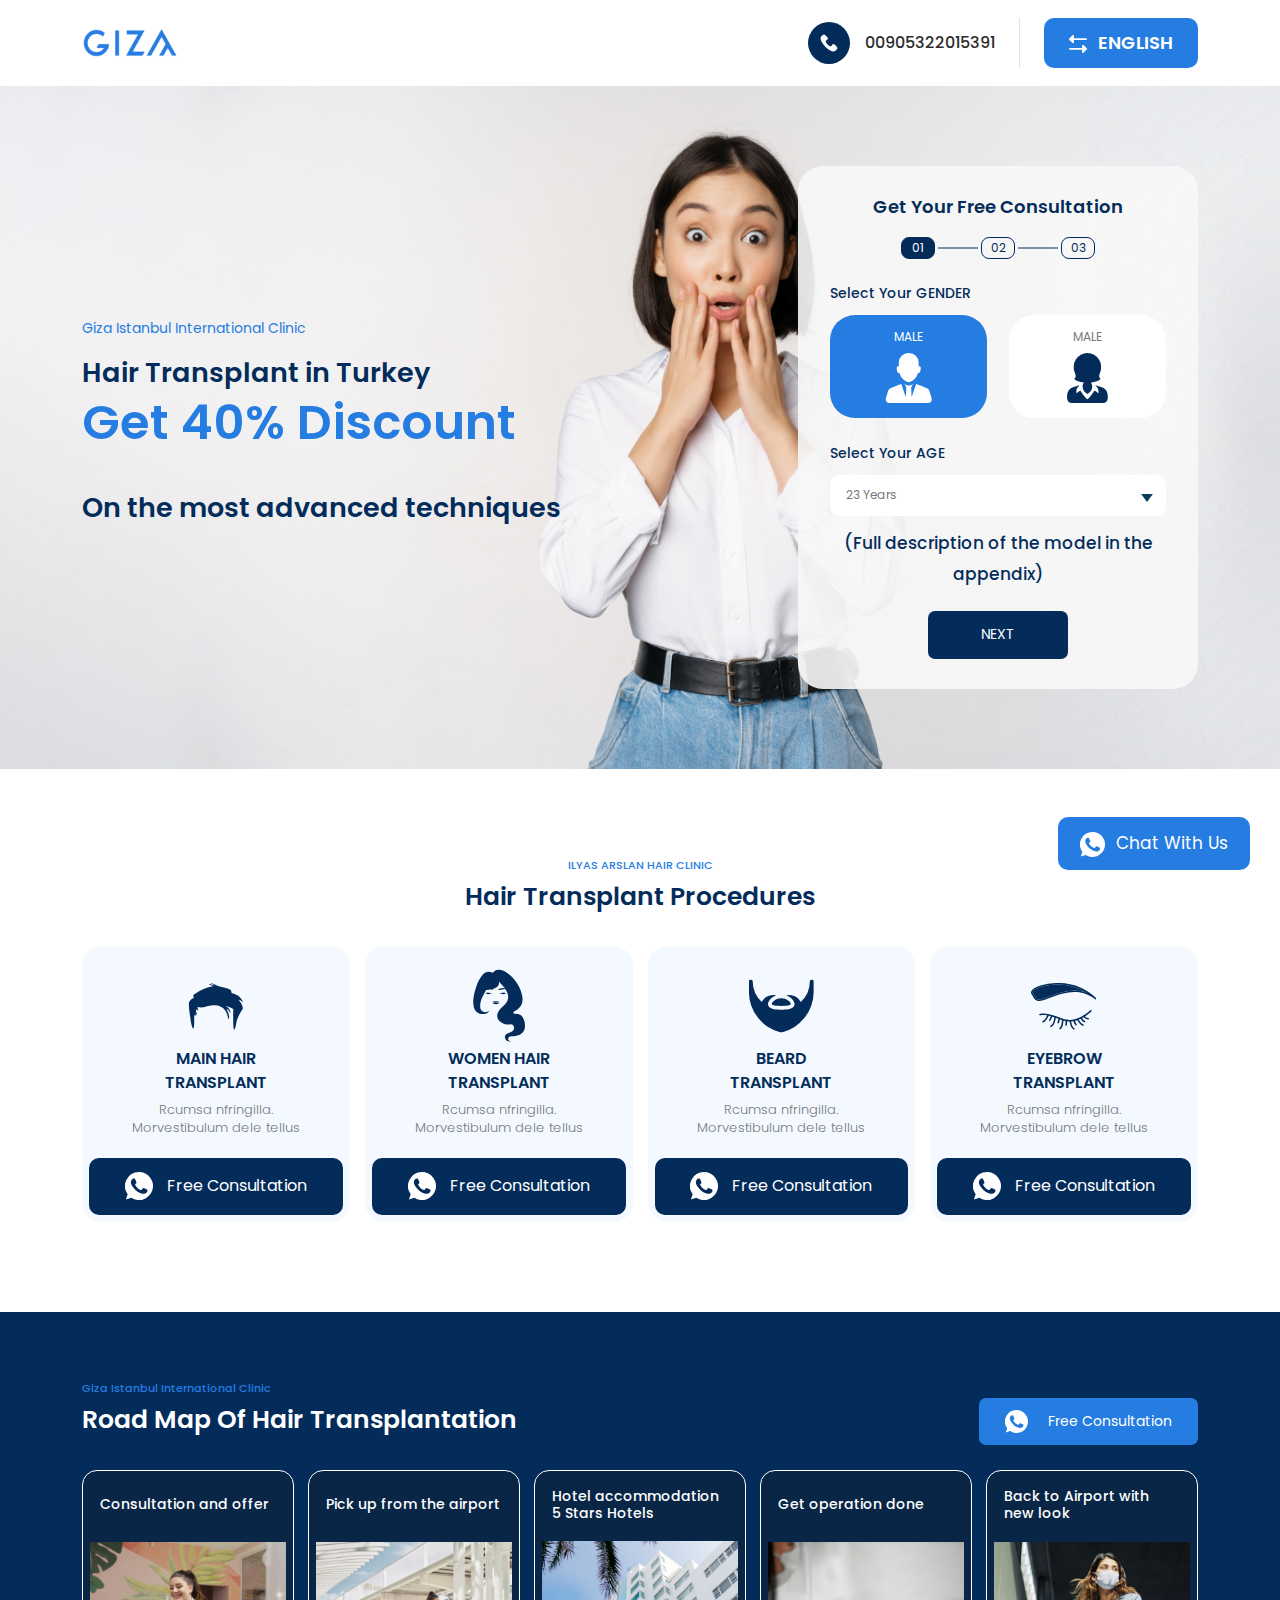
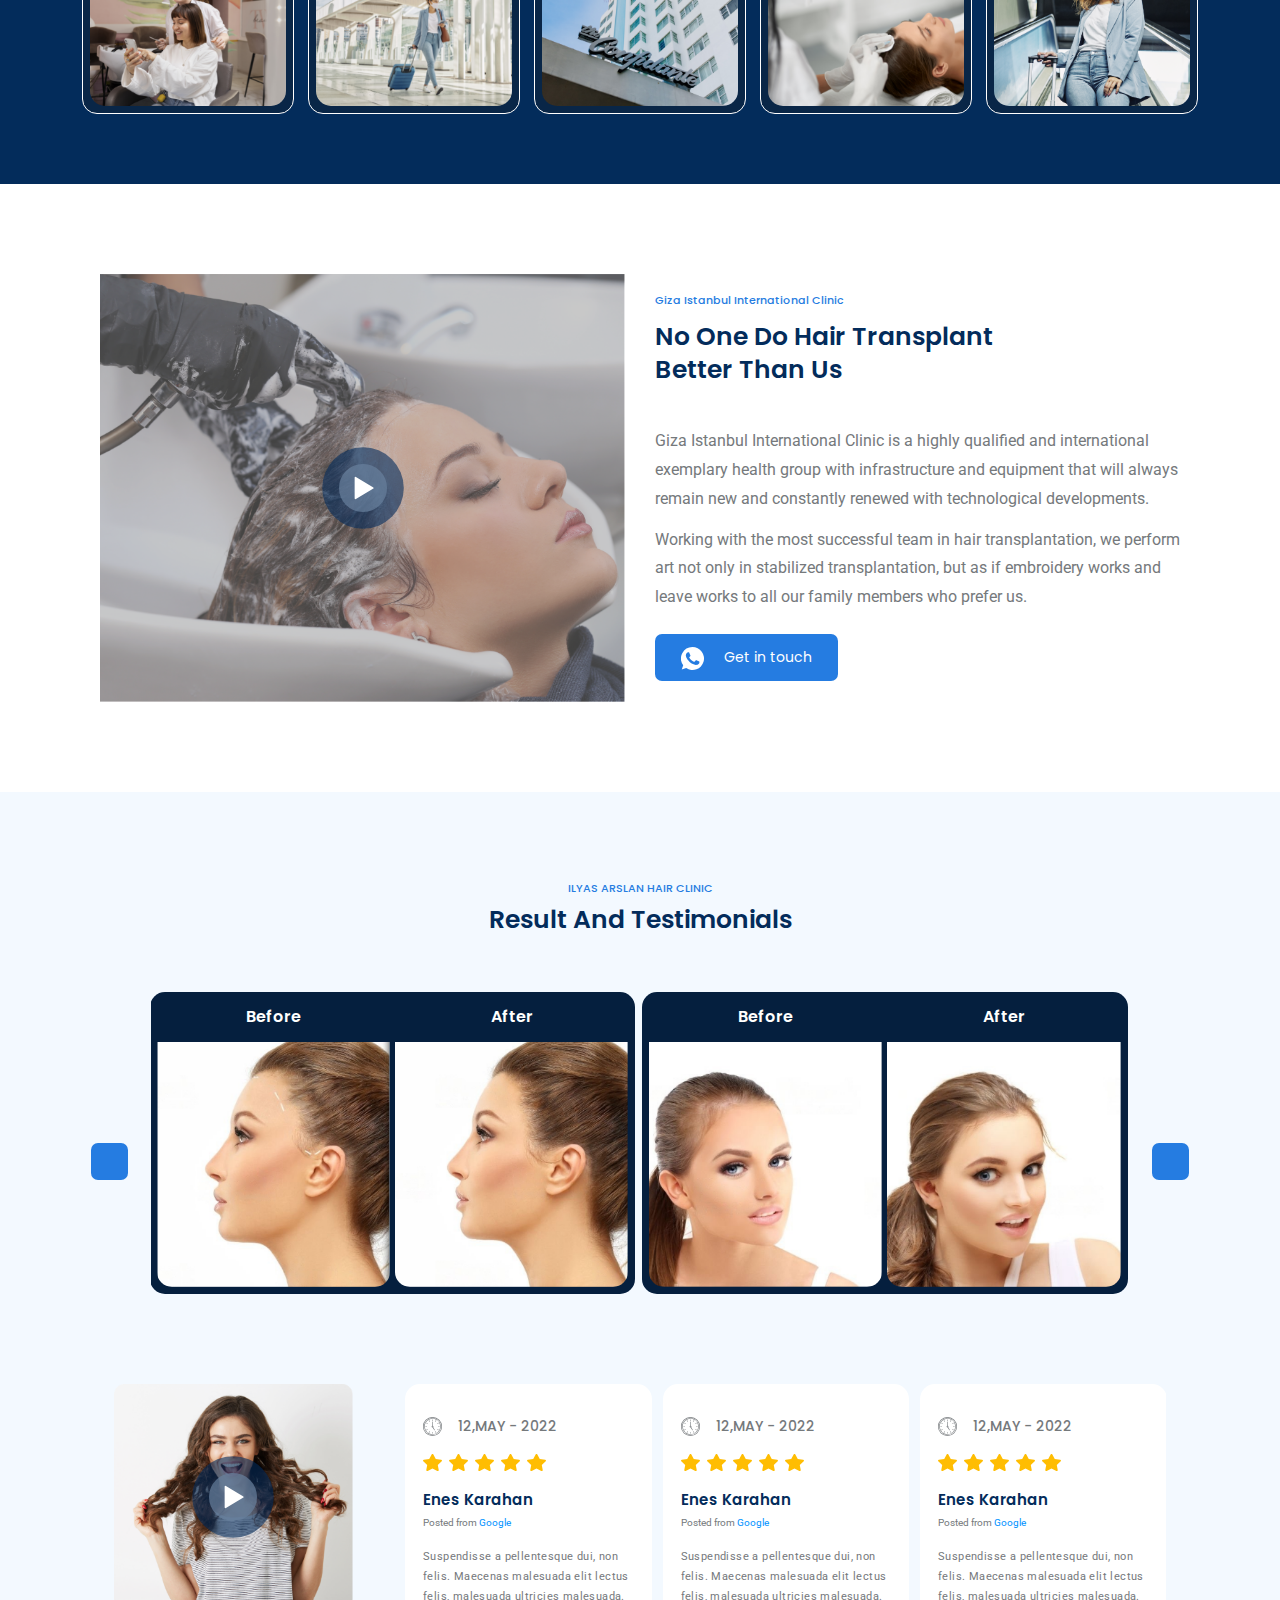
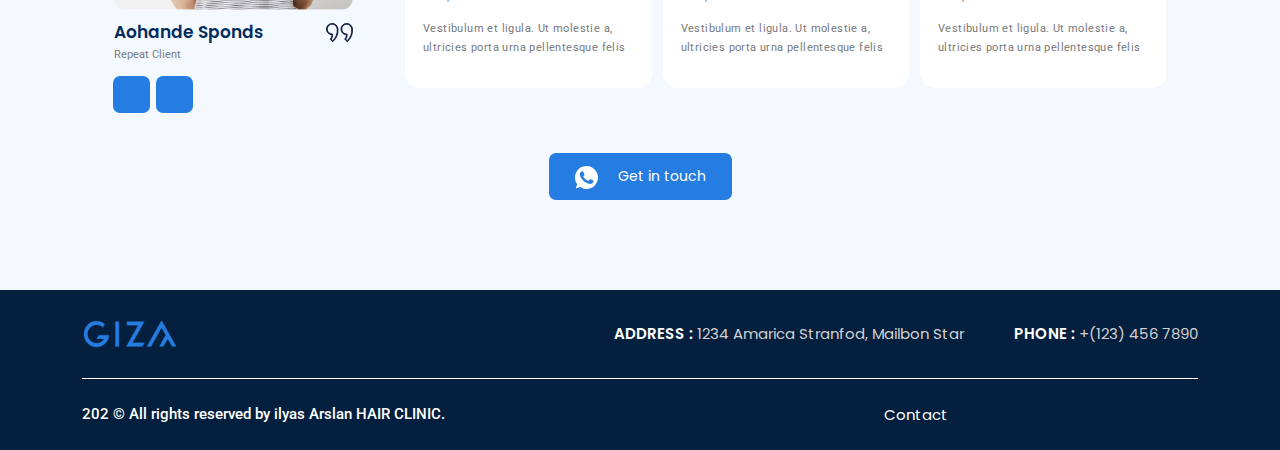
<file: index.html>
<!DOCTYPE html>
<html lang="en">
  <head>
    <meta charset="utf-8" />
    <title>GIZA</title>
    <meta
      name="viewport"
      content="width=device-width, initial-scale=1, shrink-to-fit=no"
    />
    <meta name="description" content="Site description will be here" />
    <link rel="icon" href="images/fav.png" />
    <link rel="stylesheet" type="text/css" href="css/bootstrap.min.css" />
    <link rel="stylesheet" type="text/css" href="css/magnific-popup.css" />
    <link rel="stylesheet" type="text/css" href="css/owl.carousel.min.css" />
    <link
      href="https://kit-pro.fontawesome.com/releases/v5.15.2/css/pro.min.css"
      rel="stylesheet"
    />
    <link rel="stylesheet" href="css/nice-select.css" />
    <link rel="stylesheet" href="css/default-edit.css" />
    <link rel="stylesheet" type="text/css" href="style.css" />
    <link rel="stylesheet" type="text/css" href="css/responsive.css" />
    <!--End ALL STYLESHEET -->
  </head>

  <body>
    <!-- preloader -->
    <div id="preloader"></div>
    <!-- preloader-end -->
    <!-- main-wrap -->
    <div class="main-wrap">
      <!-- header-section -->
      <header class="header-section">
        <div class="header-in">
          <div class="container">
            <div class="header-section__inner">
              <a href="index.html" class="header__logo">
                <img src="images/logo.png" alt="" />
              </a>
              <div class="header__right">
                <a href="#" class="hr-cta-a d-md-flex d-none">
                  <div class="icon"><img src="images/call.svg" alt="" /></div>
                  <span class="txt">00905322015391</span>
                </a>
                <div class="div-line d-md-block d-none"></div>
                <div class="language-option dropdown">
                  <a href="#" data-bs-toggle="dropdown">
                    <div class="icon"><img src="images/swap.svg" alt="" /></div>
                    ENGLISH
                  </a>
                  <div class="dropdown-menu dropdown-menu-end">
                    <ul>
                      <li><a href="index.html">ENGLISH</a></li>
                      <li><a href="arabic.html">ARABIC</a></li>
                      <li><a href="russian.html">RUSSIAN</a></li>
                      <li><a href="italian.html">ITALIAN</a></li>
                      <li><a href="french.html">FRENCH</a></li>
                      <li><a href="spanish.html">SPANISH</a></li>
                    </ul>
                  </div>
                </div>
              </div>
            </div>
          </div>
        </div>
      </header>
      <!--End header-section -->

      <!-- main -->
      <main>
        <!-- hero-section -->
        <section class="hero-section">
          <div class="container">
            <div class="hero-section__inner">
              <div class="hero__content">
                <h5>Giza Istanbul International Clinic</h5>
                <h3>Hair Transplant in Turkey</h3>
                <h1 class="h1">Get 40% Discount</h1>
                <h3 class="mb-0">On the most advanced techniques</h3>
              </div>
              <div class="hero-form">
                <form action="">
                  <div class="hero-form__inner">
                    <div class="hero-form__title">
                      <h3>Get Your Free Consultation</h3>
                      <div class="form-progress-nav all-step-progress">
                        <div class="step current active">
                          <span class="txt">01</span>
                        </div>
                        <div class="step"><span class="txt">02</span></div>
                        <div class="step"><span class="txt">03</span></div>
                      </div>
                    </div>
                    <div class="hero-form__steps-wrap all-step-content">
                      <!-- hero-form-step -->
                      <div class="hero-form__step step active">
                        <div class="hero-form__main row">
                          <div class="col-12">
                            <div class="single-input-x">
                              <label class="label-x">Select Your GENDER</label>
                              <div class="x-gander pb-2">
                                <label class="x-gander__op">
                                  <input
                                    type="radio"
                                    name="gander"
                                    class="hd-input d-none"
                                    checked
                                  />
                                  <div class="bg"></div>
                                  <h4>MALE</h4>
                                  <div class="icon">
                                    <svg
                                      id="worker"
                                      xmlns="http://www.w3.org/2000/svg"
                                      width="75.483"
                                      height="82.024"
                                      viewBox="0 0 75.483 82.024"
                                    >
                                      <path
                                        id="Path_42329"
                                        data-name="Path 42329"
                                        d="M106.632,507.748h0a5.348,5.348,0,0,0-.251-1.016c-.828-3.184-2.724-8.988-3.582-11.585a6.092,6.092,0,0,0-.43-1.3v-.01h0a6.164,6.164,0,0,0-2.441-2.7h0c-.063-.042-.2-.115-.377-.21-.073-.032-.147-.073-.22-.1-2.084-.985-8.485-3.541-8.485-3.541h0c-3.205-1.383-6.515-2.566-9.9-3.771h0c-.607,2.514-6.337,19.2-7.249,21.516l-.723-15.5a9.633,9.633,0,0,0,.6-1.184l2.388-4.724a11.939,11.939,0,0,1-13.942.094l2.346,4.63a9.63,9.63,0,0,0,.6,1.184l-.723,15.5c-.922-2.315-6.662-19.012-7.259-21.526h0c-3.383,1.2-6.694,2.388-9.9,3.771h0s-6.4,2.566-8.485,3.541a2.119,2.119,0,0,0-.22.1,2.093,2.093,0,0,0-.377.21h0a6.248,6.248,0,0,0-2.441,2.713h0v.01a6.1,6.1,0,0,0-.429,1.3c-.859,2.6-2.755,8.391-3.582,11.585a5.544,5.544,0,0,0-.251,1.016h0a5.63,5.63,0,0,0-.073.943,6.178,6.178,0,0,0,6.18,6.18h5.9q12.664,0,25.329,0h31.9a6.178,6.178,0,0,0,6.18-6.18A7.007,7.007,0,0,0,106.632,507.748Z"
                                        transform="translate(-31.222 -432.851)"
                                        fill="#032C5B"
                                      />
                                      <path
                                        id="Path_42330"
                                        data-name="Path 42330"
                                        d="M238.648,21.945c0-1.089.21-5.049.21-5.96A15.975,15.975,0,0,0,222.872,0h-.733a16,16,0,0,0-16,16c0,.911.21,4.86.21,5.96-.388.021-3.97-.838-3.582,3.446.817,9.092,4.284,7.333,4.389,7.333a23.574,23.574,0,0,0,6.955,11.208A15.693,15.693,0,0,0,222.17,47.8c.115,0,.22.011.335.011h0c.1,0,.22,0,.335-.011a15.72,15.72,0,0,0,8-3.813,23.494,23.494,0,0,0,7-11.25c.1,0,3.572,1.76,4.389-7.333C242.618,21.107,239.035,21.966,238.648,21.945Z"
                                        transform="translate(-184.775)"
                                        fill="#032C5B"
                                      />
                                    </svg>
                                  </div>
                                </label>
                                <label class="x-gander__op">
                                  <input
                                    type="radio"
                                    name="gander"
                                    class="hd-input d-none"
                                  />
                                  <div class="bg"></div>
                                  <h4>MALE</h4>
                                  <div class="icon">
                                    <svg
                                      id="female-worker"
                                      xmlns="http://www.w3.org/2000/svg"
                                      width="66.842"
                                      height="82.024"
                                      viewBox="0 0 66.842 82.024"
                                    >
                                      <g
                                        id="Group_36004"
                                        data-name="Group 36004"
                                        transform="translate(0)"
                                      >
                                        <path
                                          id="Path_42327"
                                          data-name="Path 42327"
                                          d="M139.908,527.1q-.077-.875-.2-1.745s-.339-1.881-.4-2.168a12.467,12.467,0,0,0-5.581-7.608,16.606,16.606,0,0,0-1.6-.943c-.719-.378-11.579-3.947-11.862-4.036a8.581,8.581,0,0,1,.127,1.228c1.512,1.062,5.97,4.895,3.946,12.067,0,0-3.2-3.815-6.465-4.3-3.109,5.42-8.4,12.281-11.253,14.082-2.851-1.8-8.144-8.662-11.253-14.082-3.265.49-6.465,4.3-6.465,4.3-2.024-7.172,2.433-11,3.946-12.066a8.6,8.6,0,0,1,.127-1.228c-.283.089-11.143,3.658-11.862,4.035a16.634,16.634,0,0,0-1.6.943,12.465,12.465,0,0,0-5.58,7.608c-.065.287-.4,2.167-.4,2.168q-.127.87-.2,1.745c0,.024-.124,3.06-.124,3.078,0,0,.031,1.423.049,1.762a7.562,7.562,0,0,0,1.871,5.1,8.294,8.294,0,0,0,6.387,2.624q12.557-.006,25.114-.005t25.114.005a8.294,8.294,0,0,0,6.387-2.624,7.561,7.561,0,0,0,1.871-5.1c.018-.34.049-1.762.049-1.762C140.032,530.164,139.911,527.128,139.908,527.1Z"
                                          transform="translate(-73.19 -457.648)"
                                          fill="#032C5B"
                                        />
                                        <path
                                          id="Path_42328"
                                          data-name="Path 42328"
                                          d="M181.025,35.323a9.816,9.816,0,0,1,.42,2.662,5.446,5.446,0,0,1-.067.824,34.277,34.277,0,0,1-2.176,3.92c2.948,3.179,6.853,3.916,10.7,4.728,1.139.24,2.3.384,3.533.543q.6.108,1.2.223l-1.957,5.72A16.823,16.823,0,0,0,200.7,67.368h.051a16.824,16.824,0,0,0,8.013-13.425L206.8,48.224q.6-.115,1.2-.223c1.234-.16,2.395-.3,3.533-.543,3.851-.812,7.756-1.549,10.7-4.728a34.312,34.312,0,0,1-2.176-3.921,5.438,5.438,0,0,1-.067-.824,9.817,9.817,0,0,1,.42-2.662c.247-.893.532-1.781.8-2.674A23.173,23.173,0,0,0,200.748,0V0H200.7V0a23.173,23.173,0,0,0-20.476,32.647C180.493,33.541,180.778,34.429,181.025,35.323Z"
                                          transform="translate(-167.302)"
                                          fill="#032C5B"
                                        />
                                      </g>
                                    </svg>
                                  </div>
                                </label>
                              </div>
                            </div>
                          </div>
                          <div class="col-12">
                            <div class="single-input-x">
                              <label class="label-x">Select Your AGE</label>
                              <div class="input-x-outer">
                                <select class="input-x nice-select">
                                  <option>23 Years</option>
                                  <option>24 Years</option>
                                  <option>25 Years</option>
                                </select>
                              </div>
                              <div class="bt-label-x text-center">
                                (Full description of the model in the appendix)
                              </div>
                            </div>
                          </div>
                          <div class="col-12 hero-form__bt-row">
                            <a
                              href="javascript:void(0)"
                              class="default-button default-button--theme2 step-progress-next"
                              >NEXT</a
                            >
                          </div>
                        </div>
                      </div>
                      <!-- hero-form-step-end -->
                      <!-- hero-form-step -->
                      <div class="hero-form__step step">
                        <div class="hero-form__main row">
                          <div class="col-12">
                            <div class="single-input-x">
                              <label class="label-x"
                                >Do you have baldness history in you
                                family?</label
                              >
                              <div class="x-agree-select">
                                <label class="x-agree-select__op">
                                  <input
                                    type="radio"
                                    name="agree"
                                    class="hd-input d-none"
                                    checked
                                  />
                                  <div class="bg"></div>
                                  <h4>YES</h4>
                                </label>
                                <label class="x-agree-select__op">
                                  <input
                                    type="radio"
                                    name="agree"
                                    class="hd-input d-none"
                                  />
                                  <div class="bg"></div>
                                  <h4>NO</h4>
                                </label>
                              </div>
                            </div>
                          </div>
                          <div class="col-12">
                            <div class="single-input-x">
                              <label class="label-x"
                                >How many years you are suffering from hair
                                loss?</label
                              >
                              <div class="input-x-outer">
                                <select class="input-x nice-select">
                                  <option>2 Years</option>
                                  <option>3 Years</option>
                                  <option>4 Years</option>
                                </select>
                              </div>
                            </div>
                          </div>
                          <div class="col-12 hero-form__bt-row">
                            <a
                              href="javascript:void(0)"
                              class="default-button step-progress-next default-button--theme2"
                              >NEXT</a
                            >
                          </div>
                        </div>
                      </div>
                      <!-- hero-form-step-end -->
                      <!-- hero-form-step -->
                      <div class="hero-form__step step">
                        <div class="hero-form__main row gx-md-3 gx-2">
                          <div class="col-12">
                            <div class="single-input-x">
                              <label class="label-x">Contact Information</label>
                              <div class="input-x-outer">
                                <div class="r-icon">
                                  <img src="images/user.svg" alt="" />
                                </div>
                                <input
                                  type="text"
                                  class="input-x"
                                  placeholder="Full Name*"
                                />
                              </div>
                            </div>
                          </div>
                          <div class="col-md-4 col-5">
                            <div class="single-input-x">
                              <div class="input-x-outer">
                                <select class="input-x nice-select">
                                  <option>+(94)</option>
                                  <option>+(088)</option>
                                  <option>+(974)</option>
                                </select>
                              </div>
                            </div>
                          </div>
                          <div class="col-md-8 col-7">
                            <div class="single-input-x">
                              <div class="input-x-outer">
                                <div class="r-icon">
                                  <img src="images/telephone.svg" alt="" />
                                </div>
                                <input
                                  type="text"
                                  class="input-x"
                                  placeholder="Phone No*"
                                />
                              </div>
                            </div>
                          </div>
                          <div class="col-12">
                            <div class="single-input-x">
                              <div class="input-x-outer">
                                <div class="r-icon"></div>
                                <textarea
                                  class="input-x big"
                                  placeholder="Message*"
                                ></textarea>
                              </div>
                            </div>
                          </div>
                          <div class="col-12 hero-form__bt-row">
                            <a
                              href="javascript:void(0)"
                              class="default-button default-button--theme2"
                              >SUBMIT FORM</a
                            >
                          </div>
                        </div>
                      </div>
                      <!-- hero-form-step-end -->
                    </div>
                  </div>
                </form>
              </div>
            </div>
          </div>
        </section>
        <!-- hero-section end -->

        <!-- procedure-area -->
        <section class="procedure-area">
          <div class="container">
            <div class="procedure-area__inner">
              <div
                class="procedure-area__title sec-title cont-blk cont-blk--center"
              >
                <h5 class="h5">ILYAS ARSLAN HAIR CLINIC</h5>
                <h2 class="h2">Hair Transplant Procedures</h2>
              </div>

              <div class="procedure__wrapper">
                <!-- procedure-card -->
                <a href="#" class="procedure-card">
                  <div class="procedure-card__icon">
                    <svg
                      id="short-male-hair-shape"
                      xmlns="http://www.w3.org/2000/svg"
                      width="78.035"
                      height="66.56"
                      viewBox="0 0 78.035 66.56"
                    >
                      <path
                        id="Path_42318"
                        data-name="Path 42318"
                        d="M6.619,67.587C3.634,65.514,2.171,50.643,2.171,50.643S-.329,34.615.037,31.324s5.727-7.926,7.5-7.617c-3.595-5.177,3.717-7.127,3.717-7.127S18.194,10.3,34.282,6.89c1.522-.122-2.2-1.585-5.383-2.005,1.117-2.2,8.127,1.515,8.127,1.515a15.715,15.715,0,0,0-6.035-3.9c.933-.95,5.189,1.776,10,3.592,8.754,3.314,16.613,3,19.232,6.654,1.281,1.463.147,4.132,1.973,4.378s12.431,3.167,15.844,13.588c-3.963-4.508-6.766-4.324-6.766-4.324S77.425,33.4,77.3,38.518c-.047,1.965-1.993,3.5-3.537,6.276C71.3,49.24,68.738,55.1,68.286,57.651,67.549,61.8,66.7,68.621,64.93,68.865s-1.46-26.69-1.216-28.4c.609-2.5-10.727-5.421-10.727-5.421s8.286,5.3,6.274,10.359c-2.2-5.853-5.239-5.913-5.239-5.913s6.4,12.309,2.62,14.685c-2.2-13.831-7.8-16.7-12.309-18.767s-14.321-1.221-20.051.913a20.74,20.74,0,0,1-11.64.428l.978,5.241-2.744-2.2-.547,3.353s1.764,3.164,1.522,5c-1.766-2.194-2.56-2.194-2.56-2.194s1.525,2.5.853,3.838a1.808,1.808,0,0,0-2.316-1.157S8.448,67.4,6.619,67.587Z"
                        transform="translate(0 -2.306)"
                        fill="#032c5b"
                      />
                    </svg>
                  </div>
                  <div class="procedure-card__tc">
                    <h3>
                      MAIN HAIR <br />
                      TRANSPLANT
                    </h3>
                    <p>
                      Rcumsa nfringilla. <br />
                      Morvestibulum dele tellus
                    </p>
                  </div>
                  <div class="procedure-card__bt">
                    <div class="pc-fc-button">
                      <div class="icon">
                        <svg
                          id="whatsapp_1_"
                          data-name="whatsapp (1)"
                          xmlns="http://www.w3.org/2000/svg"
                          width="40.231"
                          height="40.231"
                          viewBox="0 0 40.231 40.231"
                        >
                          <g id="Group_36032" data-name="Group 36032">
                            <path
                              id="Path_42332"
                              data-name="Path 42332"
                              d="M20.121,0h-.01A20.1,20.1,0,0,0,3.829,31.906L1.323,39.379l7.732-2.472A20.112,20.112,0,1,0,20.121,0Zm11.7,28.406c-.485,1.37-2.411,2.507-3.948,2.839-1.051.224-2.424.4-7.045-1.514-5.911-2.449-9.718-8.456-10.015-8.846S8.428,17.7,8.428,14.818a6.422,6.422,0,0,1,2.057-4.9A2.923,2.923,0,0,1,12.542,9.2c.249,0,.473.013.674.023.591.025.888.06,1.277.993.485,1.169,1.667,4.056,1.808,4.352a1.2,1.2,0,0,1,.085,1.089,3.476,3.476,0,0,1-.651.923c-.3.342-.578.6-.875.971-.272.319-.578.661-.236,1.252a17.855,17.855,0,0,0,3.264,4.056A14.789,14.789,0,0,0,22.6,25.768a1.272,1.272,0,0,0,1.418-.224,24.339,24.339,0,0,0,1.572-2.082,1.123,1.123,0,0,1,1.443-.438c.543.189,3.417,1.609,4.008,1.9s.981.438,1.124.686A5.01,5.01,0,0,1,31.825,28.406Z"
                              fill="#fff"
                            />
                          </g>
                        </svg>
                      </div>
                      <div class="txt">Free Consultation</div>
                    </div>
                  </div>
                </a>
                <!-- procedure-card-end -->
                <!-- procedure-card -->
                <a href="#" class="procedure-card">
                  <div class="procedure-card__icon">
                    <svg
                      id="icon"
                      xmlns="http://www.w3.org/2000/svg"
                      width="74.241"
                      height="103.436"
                      viewBox="0 0 74.241 103.436"
                    >
                      <path
                        id="Path_42319"
                        data-name="Path 42319"
                        d="M120.922,92.633c-2.35-5.663-5.533-7.642-12.278-7.642-1.288,0-2.577-.273-2.577-1.5a3.43,3.43,0,0,1,1.516-2.252c1.364-.955,3.032-1.5,4.32-2.525,6.67-5.049,8.413-11.8,6.9-19.1-2.729-13.51-9.929-24.836-21.9-33.5A28.218,28.218,0,0,0,90,22.491c-5-1.842-9.1-.751-12.506,2.934a8.57,8.57,0,0,0-.834.819C70.824,23.651,66.731,24.2,62.638,28.7a39.689,39.689,0,0,0-5.684,8.324c-3.486,6.618-5.381,13.646-7.049,20.811-1.364,5.868-1.819,11.8-.227,17.672,2.046,7.642,8.564,11.122,17.053,9.279,2.425-.546,4.244-2.115,4.548-4.094-1.971,1.706-4.169,2.661-6.821,1.774-2.956-.955-5.078-2.8-5.457-5.527a23.928,23.928,0,0,1,.076-7.71c1.137-6.346,4.775-11.872,7.731-17.6.152-.273.379-.614.606-.614,2.8.068,5.457-1.706,8.413-.546.3.136,1.061-.341,1.516-.614.379-.273.455-.887.834-1.092,4.32-1.706,7.882-3.957,7.352-9.007.152-.068.379-.068.531-.136l8.186,8.6-.076.068a16.537,16.537,0,0,0-8.64,1.023s-1.44.614-.379,1.433c.076,0,.076.068.152.136a1.923,1.923,0,0,0,.91,0,.3.3,0,0,0,.227-.068,43.54,43.54,0,0,1,7.124-1.5A2.961,2.961,0,0,1,95.3,50.4c5.381,8.6,4.851,16.717-3.865,23.608a29.016,29.016,0,0,0-6.67,7.642c-3.714,6.277-1.44,12.691,5.381,16.376A17.256,17.256,0,0,0,101.368,100c3.259-.478,4.926.682,5.609,3.548.758,3.343-1.061,6.209-4.926,7.642a37.085,37.085,0,0,0-3.865,1.5c-2.577,1.365-4.548,3.139-4.093,6.073.531,3.139,2.577,5.254,5.912,6.141a12.953,12.953,0,0,0,3.259.068c0-.136-3.335-.887-4.093-2.525-1.288-2.8.3-5.117,4.093-5.527,1.971-.273,3.941-.2,5.912-.409,7.655-.819,12.43-5.049,13.567-11.872a23.6,23.6,0,0,0-1.819-12.009Z"
                        transform="translate(-48.668 -21.613)"
                        fill="#032c5b"
                      />
                      <path
                        id="Path_42320"
                        data-name="Path 42320"
                        d="M95.029,88.91a14,14,0,0,0-9.929,0A11.072,11.072,0,0,0,95.029,88.91Z"
                        transform="translate(-57.488 -42.795)"
                        fill="#032c5b"
                      />
                      <path
                        id="Path_42321"
                        data-name="Path 42321"
                        d="M95.259,90.2a12.693,12.693,0,0,1-5.381,1.213A11.839,11.839,0,0,1,84.8,90.276c.985,1.971,2.729,2.88,5.305,2.8s4.244-.985,5.154-2.88Z"
                        transform="translate(-57.415 -43.535)"
                        fill="#032c5b"
                      />
                      <path
                        id="Path_42322"
                        data-name="Path 42322"
                        d="M107.7,71.164a8.589,8.589,0,0,1-2.046-.985,4.636,4.636,0,0,1-.455-.379l-6.9,1.213a10.993,10.993,0,0,0,9.4.152Z"
                        transform="translate(-60.683 -36.997)"
                        fill="#032c5b"
                      />
                      <path
                        id="Path_42323"
                        data-name="Path 42323"
                        d="M73.846,70.179c-.076-.076-.076,0,0,0a7.34,7.34,0,0,1-2.046.985,11,11,0,0,0,9.4-.152L74.3,69.8a3.359,3.359,0,0,0-.455.379Z"
                        transform="translate(-54.268 -36.997)"
                        fill="#032c5b"
                      />
                    </svg>
                  </div>
                  <div class="procedure-card__tc">
                    <h3>
                      WOMEN HAIR <br />
                      TRANSPLANT
                    </h3>
                    <p>
                      Rcumsa nfringilla. <br />
                      Morvestibulum dele tellus
                    </p>
                  </div>
                  <div class="procedure-card__bt">
                    <div class="pc-fc-button">
                      <div class="icon">
                        <svg
                          id="whatsapp_1_"
                          data-name="whatsapp (1)"
                          xmlns="http://www.w3.org/2000/svg"
                          width="40.231"
                          height="40.231"
                          viewBox="0 0 40.231 40.231"
                        >
                          <g id="Group_36032" data-name="Group 36032">
                            <path
                              id="Path_42332"
                              data-name="Path 42332"
                              d="M20.121,0h-.01A20.1,20.1,0,0,0,3.829,31.906L1.323,39.379l7.732-2.472A20.112,20.112,0,1,0,20.121,0Zm11.7,28.406c-.485,1.37-2.411,2.507-3.948,2.839-1.051.224-2.424.4-7.045-1.514-5.911-2.449-9.718-8.456-10.015-8.846S8.428,17.7,8.428,14.818a6.422,6.422,0,0,1,2.057-4.9A2.923,2.923,0,0,1,12.542,9.2c.249,0,.473.013.674.023.591.025.888.06,1.277.993.485,1.169,1.667,4.056,1.808,4.352a1.2,1.2,0,0,1,.085,1.089,3.476,3.476,0,0,1-.651.923c-.3.342-.578.6-.875.971-.272.319-.578.661-.236,1.252a17.855,17.855,0,0,0,3.264,4.056A14.789,14.789,0,0,0,22.6,25.768a1.272,1.272,0,0,0,1.418-.224,24.339,24.339,0,0,0,1.572-2.082,1.123,1.123,0,0,1,1.443-.438c.543.189,3.417,1.609,4.008,1.9s.981.438,1.124.686A5.01,5.01,0,0,1,31.825,28.406Z"
                              fill="#fff"
                            />
                          </g>
                        </svg>
                      </div>
                      <div class="txt">Free Consultation</div>
                    </div>
                  </div>
                </a>
                <!-- procedure-card-end -->
                <!-- procedure-card -->
                <a href="#" class="procedure-card">
                  <div class="procedure-card__icon">
                    <svg
                      id="beard"
                      xmlns="http://www.w3.org/2000/svg"
                      width="92.547"
                      height="75.918"
                      viewBox="0 0 92.547 75.918"
                    >
                      <path
                        id="Path_42288"
                        data-name="Path 42288"
                        d="M181,204.134c0,.453.654,2.711,13.557,2.711s13.557-2.259,13.557-2.711c0-2.714-5.86-8.134-13.557-8.134S181,201.42,181,204.134Z"
                        transform="translate(-148.283 -168.887)"
                        fill="#032c5b"
                      />
                      <path
                        id="Path_42289"
                        data-name="Path 42289"
                        d="M89.836,46a2.71,2.71,0,0,0-2.711,2.711A40.5,40.5,0,0,1,74.078,78.34,17.373,17.373,0,0,0,60.648,68.5a19.1,19.1,0,0,0-7.255.372c6.961,2.326,11.86,7.709,11.86,12.375,0,8.134-12.818,8.134-18.979,8.134s-18.979,0-18.979-8.134c0-4.67,4.91-10.059,11.881-12.38A19.191,19.191,0,0,0,31.92,68.5,17.39,17.39,0,0,0,18.469,78.34,40.506,40.506,0,0,1,5.423,48.711a2.711,2.711,0,1,0-5.423,0V63.645a60.054,60.054,0,0,0,45.617,58.191,2.669,2.669,0,0,0,1.313,0A60.054,60.054,0,0,0,92.547,63.645V48.711A2.71,2.71,0,0,0,89.836,46Z"
                        transform="translate(0 -46)"
                        fill="#032c5b"
                      />
                    </svg>
                  </div>
                  <div class="procedure-card__tc">
                    <h3>
                      BEARD <br />
                      TRANSPLANT
                    </h3>
                    <p>
                      Rcumsa nfringilla. <br />
                      Morvestibulum dele tellus
                    </p>
                  </div>
                  <div class="procedure-card__bt">
                    <div class="pc-fc-button">
                      <div class="icon">
                        <svg
                          id="whatsapp_1_"
                          data-name="whatsapp (1)"
                          xmlns="http://www.w3.org/2000/svg"
                          width="40.231"
                          height="40.231"
                          viewBox="0 0 40.231 40.231"
                        >
                          <g id="Group_36032" data-name="Group 36032">
                            <path
                              id="Path_42332"
                              data-name="Path 42332"
                              d="M20.121,0h-.01A20.1,20.1,0,0,0,3.829,31.906L1.323,39.379l7.732-2.472A20.112,20.112,0,1,0,20.121,0Zm11.7,28.406c-.485,1.37-2.411,2.507-3.948,2.839-1.051.224-2.424.4-7.045-1.514-5.911-2.449-9.718-8.456-10.015-8.846S8.428,17.7,8.428,14.818a6.422,6.422,0,0,1,2.057-4.9A2.923,2.923,0,0,1,12.542,9.2c.249,0,.473.013.674.023.591.025.888.06,1.277.993.485,1.169,1.667,4.056,1.808,4.352a1.2,1.2,0,0,1,.085,1.089,3.476,3.476,0,0,1-.651.923c-.3.342-.578.6-.875.971-.272.319-.578.661-.236,1.252a17.855,17.855,0,0,0,3.264,4.056A14.789,14.789,0,0,0,22.6,25.768a1.272,1.272,0,0,0,1.418-.224,24.339,24.339,0,0,0,1.572-2.082,1.123,1.123,0,0,1,1.443-.438c.543.189,3.417,1.609,4.008,1.9s.981.438,1.124.686A5.01,5.01,0,0,1,31.825,28.406Z"
                              fill="#fff"
                            />
                          </g>
                        </svg>
                      </div>
                      <div class="txt">Free Consultation</div>
                    </div>
                  </div>
                </a>
                <!-- procedure-card-end -->
                <!-- procedure-card -->
                <a href="#" class="procedure-card">
                  <div class="procedure-card__icon">
                    <svg
                      id="Layer_x0020_1"
                      xmlns="http://www.w3.org/2000/svg"
                      width="93.371"
                      height="66.561"
                      viewBox="0 0 93.371 66.561"
                    >
                      <path
                        id="Path_42290"
                        data-name="Path 42290"
                        d="M907.726,3980.59a29.533,29.533,0,0,1-11.135-2.167c-25.382-10.281-31.133-6.368-31.186-6.328a.172.172,0,0,0,.039-.027L864,3970.427c.6-.539,6.657-4.858,33.4,5.961,16.309,6.605,32.118-4.636,40.1-11.936a1.1,1.1,0,0,1,1.471,1.628C929.969,3974.3,919.018,3980.59,907.726,3980.59Z"
                        transform="translate(-852.657 -3925.507)"
                        fill="#032c5b"
                        fill-rule="evenodd"
                      />
                      <path
                        id="Path_42291"
                        data-name="Path 42291"
                        d="M1228.736,4419.521a1.094,1.094,0,0,1-.381-2.114c3.243-1.234,5.909-6.985,6.67-9.086a1.088,1.088,0,0,1,2.048.735c-.118.342-3.112,8.562-7.944,10.387A1.058,1.058,0,0,1,1228.736,4419.521Z"
                        transform="translate(-1211.537 -4363.125)"
                        fill="#032c5b"
                        fill-rule="evenodd"
                      />
                      <path
                        id="Path_42292"
                        data-name="Path 42292"
                        d="M2085.859,4629.7a1.1,1.1,0,0,1-.433-2.1c3.991-1.72,5.213-9.808,5.357-12.789a1.091,1.091,0,0,1,2.18.1c-.026.485-.617,12.093-6.684,14.692A1.192,1.192,0,0,1,2085.859,4629.7Z"
                        transform="translate(-2057.394 -4566.603)"
                        fill="#032c5b"
                        fill-rule="evenodd"
                      />
                      <path
                        id="Path_42293"
                        data-name="Path 42293"
                        d="M3070.572,4932.164a1.1,1.1,0,0,1-.525-2.062c2.9-1.563,3.335-9.4,3.257-12.028a1.1,1.1,0,0,1,2.193-.065c.026,1.168.2,11.528-4.412,14.024A1.185,1.185,0,0,1,3070.572,4932.164Z"
                        transform="translate(-3029.172 -4865.801)"
                        fill="#032c5b"
                        fill-rule="evenodd"
                      />
                      <path
                        id="Path_42294"
                        data-name="Path 42294"
                        d="M4197.468,5062.8a1.1,1.1,0,0,1-.485-.119c-4.333-2.18-5.476-11.319-5.594-12.343a1.1,1.1,0,0,1,2.18-.249c.275,2.481,1.615,9.244,4.4,10.635A1.1,1.1,0,0,1,4197.468,5062.8Z"
                        transform="translate(-4136.346 -4996.24)"
                        fill="#032c5b"
                        fill-rule="evenodd"
                      />
                      <path
                        id="Path_42295"
                        data-name="Path 42295"
                        d="M4991.533,4897.825a1.134,1.134,0,0,1-.406-.079c-3.756-1.51-7.8-7.931-8.259-8.654a1.1,1.1,0,0,1,1.865-1.156c1.116,1.812,4.595,6.723,7.208,7.773A1.1,1.1,0,0,1,4991.533,4897.825Z"
                        transform="translate(-4917.268 -4836.648)"
                        fill="#032c5b"
                        fill-rule="evenodd"
                      />
                      <path
                        id="Path_42296"
                        data-name="Path 42296"
                        d="M5647.926,4573.826c-4.227,0-7.248-3.573-7.366-3.729a1.086,1.086,0,0,1,.131-1.537,1.1,1.1,0,0,1,1.549.131c.08.105,2.508,2.941,5.752,2.941A1.1,1.1,0,1,1,5647.926,4573.826Z"
                        transform="translate(-5566.243 -4521.723)"
                        fill="#032c5b"
                        fill-rule="evenodd"
                      />
                      <path
                        id="Path_42297"
                        data-name="Path 42297"
                        d="M1963.1,4512.06a1.094,1.094,0,0,1-.906-1.694,25.645,25.645,0,0,0,2.731-6,1.093,1.093,0,0,1,2.1.6,26.776,26.776,0,0,1-3.007,6.591A1.087,1.087,0,0,1,1963.1,4512.06Z"
                        transform="translate(-1936.249 -4457.855)"
                        fill="#032c5b"
                        fill-rule="evenodd"
                      />
                      <path
                        id="Path_42298"
                        data-name="Path 42298"
                        d="M2873.74,4784.721a1.085,1.085,0,0,1-.985-1.55,21.308,21.308,0,0,0,1.576-5.948,1.1,1.1,0,0,1,2.179.224,22.8,22.8,0,0,1-1.786,6.657A1.081,1.081,0,0,1,2873.74,4784.721Z"
                        transform="translate(-2834.928 -4726.946)"
                        fill="#032c5b"
                        fill-rule="evenodd"
                      />
                      <path
                        id="Path_42299"
                        data-name="Path 42299"
                        d="M3729.914,5031.829a1.091,1.091,0,0,1-1.05-1.392,18.882,18.882,0,0,0,.446-5.9,1.1,1.1,0,0,1,2.18-.2,21.2,21.2,0,0,1-.525,6.7A1.1,1.1,0,0,1,3729.914,5031.829Z"
                        transform="translate(-3679.862 -4970.81)"
                        fill="#032c5b"
                        fill-rule="evenodd"
                      />
                      <path
                        id="Path_42300"
                        data-name="Path 42300"
                        d="M4612.844,5004.731a1.088,1.088,0,0,1-.748-.3,9.8,9.8,0,0,1-3.2-7.156,1.1,1.1,0,0,1,2.192.118,7.521,7.521,0,0,0,2.509,5.449A1.1,1.1,0,0,1,4612.844,5004.731Z"
                        transform="translate(-4548.374 -4944.054)"
                        fill="#032c5b"
                        fill-rule="evenodd"
                      />
                      <path
                        id="Path_42301"
                        data-name="Path 42301"
                        d="M5368.327,4731.556a1.063,1.063,0,0,1-.511-.131,11.724,11.724,0,0,1-5.541-6.118,1.092,1.092,0,0,1,2.075-.684,9.688,9.688,0,0,0,4.5,4.871A1.1,1.1,0,0,1,5368.327,4731.556Z"
                        transform="translate(-5291.804 -4675.251)"
                        fill="#032c5b"
                        fill-rule="evenodd"
                      />
                      <path
                        id="Path_42302"
                        data-name="Path 42302"
                        d="M12.023,1046.618c-2.377,0-5.659-.7-7.143-3.2l-4.241-7.169a3.5,3.5,0,0,1,.144-3.7c1.563-2.757,6.224-5.594,12.763-7.786A79.17,79.17,0,0,1,38.022,1021a79.26,79.26,0,0,1,55.189,21.6,1.093,1.093,0,0,1-1.4,1.668C59.242,1019.923,26.362,1046.618,12.023,1046.618Zm26-23.425c-18.212,0-32.853,6.079-35.335,10.426-.473.814-.315,1.261-.158,1.51l4.228,7.169c1.024,1.721,3.729,2.127,5.265,2.127,11.647,0,39.353-20.589,68.4-9.086A77.868,77.868,0,0,0,38.022,1023.193Z"
                        transform="translate(-0.182 -1021)"
                        fill="#032c5b"
                        fill-rule="evenodd"
                      />
                      <path
                        id="Path_42303"
                        data-name="Path 42303"
                        d="M176.651,1209.233c11.647,0,39.353-20.589,68.4-9.086A77.87,77.87,0,0,0,202.65,1188c-18.212,0-32.853,6.079-35.335,10.426-.473.814-.315,1.261-.158,1.51l4.228,7.169C172.41,1208.825,175.115,1209.233,176.651,1209.233Z"
                        transform="translate(-164.81 -1185.807)"
                        fill="#032c5b"
                        fill-rule="evenodd"
                      />
                    </svg>
                  </div>
                  <div class="procedure-card__tc">
                    <h3>
                      EYEBROW <br />
                      TRANSPLANT
                    </h3>
                    <p>
                      Rcumsa nfringilla. <br />
                      Morvestibulum dele tellus
                    </p>
                  </div>
                  <div class="procedure-card__bt">
                    <div class="pc-fc-button">
                      <div class="icon">
                        <svg
                          id="whatsapp_1_"
                          data-name="whatsapp (1)"
                          xmlns="http://www.w3.org/2000/svg"
                          width="40.231"
                          height="40.231"
                          viewBox="0 0 40.231 40.231"
                        >
                          <g id="Group_36032" data-name="Group 36032">
                            <path
                              id="Path_42332"
                              data-name="Path 42332"
                              d="M20.121,0h-.01A20.1,20.1,0,0,0,3.829,31.906L1.323,39.379l7.732-2.472A20.112,20.112,0,1,0,20.121,0Zm11.7,28.406c-.485,1.37-2.411,2.507-3.948,2.839-1.051.224-2.424.4-7.045-1.514-5.911-2.449-9.718-8.456-10.015-8.846S8.428,17.7,8.428,14.818a6.422,6.422,0,0,1,2.057-4.9A2.923,2.923,0,0,1,12.542,9.2c.249,0,.473.013.674.023.591.025.888.06,1.277.993.485,1.169,1.667,4.056,1.808,4.352a1.2,1.2,0,0,1,.085,1.089,3.476,3.476,0,0,1-.651.923c-.3.342-.578.6-.875.971-.272.319-.578.661-.236,1.252a17.855,17.855,0,0,0,3.264,4.056A14.789,14.789,0,0,0,22.6,25.768a1.272,1.272,0,0,0,1.418-.224,24.339,24.339,0,0,0,1.572-2.082,1.123,1.123,0,0,1,1.443-.438c.543.189,3.417,1.609,4.008,1.9s.981.438,1.124.686A5.01,5.01,0,0,1,31.825,28.406Z"
                              fill="#fff"
                            />
                          </g>
                        </svg>
                      </div>
                      <div class="txt">Free Consultation</div>
                    </div>
                  </div>
                </a>
                <!-- procedure-card-end -->
              </div>
            </div>
          </div>
        </section>
        <!-- procedure-area-end -->

        <!-- road-section -->
        <section class="road-section">
          <div class="container">
            <div class="road-section__inner">
              <div class="road-section__title sec-title">
                <div class="road-section__title__left cont-blk">
                  <h5 class="h5">Giza Istanbul International Clinic</h5>
                  <h2 class="h2">Road Map Of Hair Transplantation</h2>
                </div>
                <div class="road-section__title__right d-md-flex d-none">
                  <a href="#" class="default-button">
                    <div class="icon">
                      <svg
                        id="whatsapp_1_"
                        data-name="whatsapp (1)"
                        xmlns="http://www.w3.org/2000/svg"
                        width="34.116"
                        height="34.116"
                        viewBox="0 0 34.116 34.116"
                      >
                        <g id="Group_36032" data-name="Group 36032">
                          <path
                            id="Path_42332"
                            data-name="Path 42332"
                            d="M17.062,0h-.009A17.047,17.047,0,0,0,3.247,27.056L1.122,33.393l6.557-2.1A17.055,17.055,0,1,0,17.062,0Zm9.926,24.088c-.412,1.162-2.045,2.126-3.348,2.407-.891.19-2.055.341-5.975-1.284-5.013-2.077-8.241-7.171-8.493-7.5a9.742,9.742,0,0,1-2.026-5.145A5.446,5.446,0,0,1,8.891,8.414,2.478,2.478,0,0,1,10.636,7.8c.211,0,.4.011.571.019.5.021.753.051,1.083.842.412.991,1.414,3.439,1.533,3.691a1.015,1.015,0,0,1,.072.923,2.948,2.948,0,0,1-.552.783c-.252.29-.49.512-.742.823-.23.271-.49.561-.2,1.062a15.141,15.141,0,0,0,2.768,3.439,12.541,12.541,0,0,0,4,2.467,1.079,1.079,0,0,0,1.2-.19A20.639,20.639,0,0,0,21.7,19.9a.952.952,0,0,1,1.224-.371c.461.16,2.9,1.365,3.4,1.614s.832.371.953.582A4.248,4.248,0,0,1,26.988,24.088Z"
                            fill="#fff"
                          />
                        </g>
                      </svg>
                    </div>
                    <div class="txt">Free Consultation</div>
                  </a>
                </div>
              </div>

              <div class="road-card__wrapper">
                <!-- road-card -->
                <div class="road-card">
                  <div class="road-card__tc">
                    <h4>Consultation and offer</h4>
                  </div>
                  <div class="road-card__image">
                    <img src="images/raod-1.png" alt="" class="img" />
                  </div>
                </div>
                <!-- road-card-end -->
                <!-- road-card -->
                <div class="road-card">
                  <div class="road-card__tc">
                    <h4>Pick up from the airport</h4>
                  </div>
                  <div class="road-card__image">
                    <img src="images/raod-2.png" alt="" class="img" />
                  </div>
                </div>
                <!-- road-card-end -->
                <!-- road-card -->
                <div class="road-card">
                  <div class="road-card__tc">
                    <h4>Hotel accommodation 5 Stars Hotels</h4>
                  </div>
                  <div class="road-card__image">
                    <img src="images/raod-3.png" alt="" class="img" />
                  </div>
                </div>
                <!-- road-card-end -->
                <!-- road-card -->
                <div class="road-card">
                  <div class="road-card__tc">
                    <h4>Get operation done</h4>
                  </div>
                  <div class="road-card__image">
                    <img src="images/raod-4.png" alt="" class="img" />
                  </div>
                </div>
                <!-- road-card-end -->
                <!-- road-card -->
                <div class="road-card">
                  <div class="road-card__tc">
                    <h4>Back to Airport with new look</h4>
                  </div>
                  <div class="road-card__image">
                    <img src="images/raod-5.png" alt="" class="img" />
                  </div>
                </div>
                <!-- road-card-end -->
              </div>

              <div class="road-mobile-bottom d-md-none">
                <a href="#" class="default-button">
                  <div class="icon">
                    <svg
                      id="whatsapp_1_"
                      data-name="whatsapp (1)"
                      xmlns="http://www.w3.org/2000/svg"
                      width="34.116"
                      height="34.116"
                      viewBox="0 0 34.116 34.116"
                    >
                      <g id="Group_36032" data-name="Group 36032">
                        <path
                          id="Path_42332"
                          data-name="Path 42332"
                          d="M17.062,0h-.009A17.047,17.047,0,0,0,3.247,27.056L1.122,33.393l6.557-2.1A17.055,17.055,0,1,0,17.062,0Zm9.926,24.088c-.412,1.162-2.045,2.126-3.348,2.407-.891.19-2.055.341-5.975-1.284-5.013-2.077-8.241-7.171-8.493-7.5a9.742,9.742,0,0,1-2.026-5.145A5.446,5.446,0,0,1,8.891,8.414,2.478,2.478,0,0,1,10.636,7.8c.211,0,.4.011.571.019.5.021.753.051,1.083.842.412.991,1.414,3.439,1.533,3.691a1.015,1.015,0,0,1,.072.923,2.948,2.948,0,0,1-.552.783c-.252.29-.49.512-.742.823-.23.271-.49.561-.2,1.062a15.141,15.141,0,0,0,2.768,3.439,12.541,12.541,0,0,0,4,2.467,1.079,1.079,0,0,0,1.2-.19A20.639,20.639,0,0,0,21.7,19.9a.952.952,0,0,1,1.224-.371c.461.16,2.9,1.365,3.4,1.614s.832.371.953.582A4.248,4.248,0,0,1,26.988,24.088Z"
                          fill="#fff"
                        />
                      </g>
                    </svg>
                  </div>
                  <div class="txt">Free Consultation</div>
                </a>
              </div>
            </div>
          </div>
        </section>
        <!-- road-section--end -->

        <!-- welcome-section -->
        <section class="welcome-section">
          <div class="container">
            <div class="welcome-section__inner">
              <div class="welcome__row">
                <div class="welcome__row__left">
                  <div class="full-video">
                    <img
                      alt="thumb"
                      src="images/welcome-video-thum.png"
                      class="full-video__thumb"
                    />
                    <a
                      href="https://www.youtube.com/watch?v=eDKDSyAvnh4"
                      class="full-video-button popup-video"
                    >
                      <img src="images/play-icon.svg" alt="" class="play" />
                    </a>
                  </div>
                </div>
                <div class="welcome__row__right">
                  <div class="cont-blk">
                    <div class="cont-blk__title">
                      <h5 class="h5 pb-1">
                        Giza Istanbul International Clinic
                      </h5>
                      <h2 class="h2 mb-0">
                        No One Do Hair Transplant
                        <br class="d-lg-block d-none" />
                        Better Than Us
                      </h2>
                    </div>
                    <div class="cont-blk__body">
                      <p>
                        Giza Istanbul International Clinic is a highly qualified
                        and international exemplary health group with
                        infrastructure and equipment that will always remain new
                        and constantly renewed with technological developments.
                      </p>
                      <p>
                        Working with the most successful team in hair
                        transplantation, we perform art not only in stabilized
                        transplantation, but as if embroidery works and leave
                        works to all our family members who prefer us.
                      </p>
                      <a href="#" class="default-button bottom-button">
                        <div class="icon">
                          <svg
                            id="whatsapp_1_"
                            data-name="whatsapp (1)"
                            xmlns="http://www.w3.org/2000/svg"
                            width="34.116"
                            height="34.116"
                            viewBox="0 0 34.116 34.116"
                          >
                            <g id="Group_36032" data-name="Group 36032">
                              <path
                                id="Path_42332"
                                data-name="Path 42332"
                                d="M17.062,0h-.009A17.047,17.047,0,0,0,3.247,27.056L1.122,33.393l6.557-2.1A17.055,17.055,0,1,0,17.062,0Zm9.926,24.088c-.412,1.162-2.045,2.126-3.348,2.407-.891.19-2.055.341-5.975-1.284-5.013-2.077-8.241-7.171-8.493-7.5a9.742,9.742,0,0,1-2.026-5.145A5.446,5.446,0,0,1,8.891,8.414,2.478,2.478,0,0,1,10.636,7.8c.211,0,.4.011.571.019.5.021.753.051,1.083.842.412.991,1.414,3.439,1.533,3.691a1.015,1.015,0,0,1,.072.923,2.948,2.948,0,0,1-.552.783c-.252.29-.49.512-.742.823-.23.271-.49.561-.2,1.062a15.141,15.141,0,0,0,2.768,3.439,12.541,12.541,0,0,0,4,2.467,1.079,1.079,0,0,0,1.2-.19A20.639,20.639,0,0,0,21.7,19.9a.952.952,0,0,1,1.224-.371c.461.16,2.9,1.365,3.4,1.614s.832.371.953.582A4.248,4.248,0,0,1,26.988,24.088Z"
                                fill="#fff"
                              />
                            </g>
                          </svg>
                        </div>
                        <div class="txt">Get in touch</div>
                      </a>
                    </div>
                  </div>
                </div>
              </div>
            </div>
          </div>
        </section>
        <!-- welcome-section-end -->

        <!-- rt-section -->
        <section class="rt-section pb-0">
          <div class="container">
            <div class="rt-section__inner">
              <!-- result -->
              <div class="rt__result-row mb-0">
                <div class="rt__result__title justify-content-center">
                  <div class="cont-blk cont-blk--center">
                    <h5 class="h5">ILYAS ARSLAN HAIR CLINIC</h5>
                    <h2 class="h2 mb-0">Result And Testimonials</h2>
                  </div>
                </div>
                <div class="rt-result-slider__outer">
                  <div
                    class="rt-result-slider rt-result-slider-active owl-carousel slider-arrow-1 slider-arrow-1--white slider-arrow--center"
                  >
                    <div class="rt-result-slide">
                      <div class="rt-result-slide__column">
                        <div class="rt-result-slide__column__tc">
                          <h4 class="mb-0">Before</h4>
                        </div>
                        <div class="rt-result-slide__column__image">
                          <img
                            src="images/rt-result-slide-1-before.png"
                            alt=""
                            class="img"
                          />
                        </div>
                      </div>
                      <div class="rt-result-slide__column">
                        <div class="rt-result-slide__column__tc">
                          <h4 class="mb-0">After</h4>
                        </div>
                        <div class="rt-result-slide__column__image">
                          <img
                            src="images/rt-result-slide-1-after.png"
                            alt=""
                            class="img"
                          />
                        </div>
                      </div>
                    </div>
                    <div class="rt-result-slide">
                      <div class="rt-result-slide__column">
                        <div class="rt-result-slide__column__tc">
                          <h4 class="mb-0">Before</h4>
                        </div>
                        <div class="rt-result-slide__column__image">
                          <img
                            src="images/rt-result-slide-2-before.png"
                            alt=""
                            class="img"
                          />
                        </div>
                      </div>
                      <div class="rt-result-slide__column">
                        <div class="rt-result-slide__column__tc">
                          <h4 class="mb-0">After</h4>
                        </div>
                        <div class="rt-result-slide__column__image">
                          <img
                            src="images/rt-result-slide-2-after.png"
                            alt=""
                            class="img"
                          />
                        </div>
                      </div>
                    </div>
                    <div class="rt-result-slide">
                      <div class="rt-result-slide__column">
                        <div class="rt-result-slide__column__tc">
                          <h4 class="mb-0">Before</h4>
                        </div>
                        <div class="rt-result-slide__column__image">
                          <img
                            src="images/rt-result-slide-1-before.png"
                            alt=""
                            class="img"
                          />
                        </div>
                      </div>
                      <div class="rt-result-slide__column">
                        <div class="rt-result-slide__column__tc">
                          <h4 class="mb-0">After</h4>
                        </div>
                        <div class="rt-result-slide__column__image">
                          <img
                            src="images/rt-result-slide-1-after.png"
                            alt=""
                            class="img"
                          />
                        </div>
                      </div>
                    </div>
                    <div class="rt-result-slide">
                      <div class="rt-result-slide__column">
                        <div class="rt-result-slide__column__tc">
                          <h4 class="mb-0">Before</h4>
                        </div>
                        <div class="rt-result-slide__column__image">
                          <img
                            src="images/rt-result-slide-2-before.png"
                            alt=""
                            class="img"
                          />
                        </div>
                      </div>
                      <div class="rt-result-slide__column">
                        <div class="rt-result-slide__column__tc">
                          <h4 class="mb-0">After</h4>
                        </div>
                        <div class="rt-result-slide__column__image">
                          <img
                            src="images/rt-result-slide-2-after.png"
                            alt=""
                            class="img"
                          />
                        </div>
                      </div>
                    </div>
                  </div>
                </div>
                <div class="rt__result__mobile__bottom d-md-none">
                  <a href="#" class="default-button">Get Your Offer</a>
                </div>
              </div>
              <!-- result-end -->
            </div>
          </div>
        </section>
        <!-- rt-section-end -->

        <!-- rt-section -->
        <section class="rt-section">
          <div class="container">
            <div class="rt-section__inner">
              <div class="rt__testimonial-row">
                <div class="rt__testimonial__video">
                  <div class="full-video">
                    <img
                      alt="thumb"
                      src="images/testimonial-video-thumb.png"
                      class="full-video__thumb"
                    />
                    <a
                      href="https://www.youtube.com/watch?v=eDKDSyAvnh4"
                      class="full-video-button popup-video"
                    >
                      <img src="images/play-icon.svg" alt="" class="play" />
                    </a>
                  </div>
                  <div class="rt__testimonial__video__atc">
                    <h3>
                      Aohande Sponds
                      <img src="images/quot-right.svg" alt="" class="q-right" />
                    </h3>
                    <p>Repeat Client</p>
                  </div>
                </div>
                <div class="rt__testimonial-slider-outer">
                  <div
                    class="testimonial-slider testimonial-slider-active owl-carousel slider-arrow-1 slider-arrow-1--sm"
                  >
                    <div class="testimonial-slide">
                      <div class="testimonial-slide__meta">
                        <div class="testimonial-slide__meta__time">
                          <img src="images/clock.svg" alt="" class="clock" />
                          <span class="txt">12,MAY - 2022</span>
                        </div>
                        <div class="rating">
                          <ul>
                            <li><img src="images/star.svg" alt="" /></li>
                            <li><img src="images/star.svg" alt="" /></li>
                            <li><img src="images/star.svg" alt="" /></li>
                            <li><img src="images/star.svg" alt="" /></li>
                            <li><img src="images/star.svg" alt="" /></li>
                          </ul>
                        </div>
                      </div>
                      <div class="testimonial-slide__auth">
                        <h3>Enes Karahan</h3>
                        <p>Posted from <span class="blue">Google</span></p>
                      </div>
                      <div class="testimonial-slide__tc">
                        <p>
                          Suspendisse a pellentesque dui, non felis. Maecenas
                          malesuada elit lectus felis, malesuada ultricies
                          malesuada.
                        </p>
                        <p>
                          Vestibulum et ligula. Ut molestie a, ultricies porta
                          urna pellentesque felis
                        </p>
                      </div>
                    </div>
                    <div class="testimonial-slide">
                      <div class="testimonial-slide__meta">
                        <div class="testimonial-slide__meta__time">
                          <img src="images/clock.svg" alt="" class="clock" />
                          <span class="txt">12,MAY - 2022</span>
                        </div>
                        <div class="rating">
                          <ul>
                            <li><img src="images/star.svg" alt="" /></li>
                            <li><img src="images/star.svg" alt="" /></li>
                            <li><img src="images/star.svg" alt="" /></li>
                            <li><img src="images/star.svg" alt="" /></li>
                            <li><img src="images/star.svg" alt="" /></li>
                          </ul>
                        </div>
                      </div>
                      <div class="testimonial-slide__auth">
                        <h3>Enes Karahan</h3>
                        <p>Posted from <span class="blue">Google</span></p>
                      </div>
                      <div class="testimonial-slide__tc">
                        <p>
                          Suspendisse a pellentesque dui, non felis. Maecenas
                          malesuada elit lectus felis, malesuada ultricies
                          malesuada.
                        </p>
                        <p>
                          Vestibulum et ligula. Ut molestie a, ultricies porta
                          urna pellentesque felis
                        </p>
                      </div>
                    </div>
                    <div class="testimonial-slide">
                      <div class="testimonial-slide__meta">
                        <div class="testimonial-slide__meta__time">
                          <img src="images/clock.svg" alt="" class="clock" />
                          <span class="txt">12,MAY - 2022</span>
                        </div>
                        <div class="rating">
                          <ul>
                            <li><img src="images/star.svg" alt="" /></li>
                            <li><img src="images/star.svg" alt="" /></li>
                            <li><img src="images/star.svg" alt="" /></li>
                            <li><img src="images/star.svg" alt="" /></li>
                            <li><img src="images/star.svg" alt="" /></li>
                          </ul>
                        </div>
                      </div>
                      <div class="testimonial-slide__auth">
                        <h3>Enes Karahan</h3>
                        <p>Posted from <span class="blue">Google</span></p>
                      </div>
                      <div class="testimonial-slide__tc">
                        <p>
                          Suspendisse a pellentesque dui, non felis. Maecenas
                          malesuada elit lectus felis, malesuada ultricies
                          malesuada.
                        </p>
                        <p>
                          Vestibulum et ligula. Ut molestie a, ultricies porta
                          urna pellentesque felis
                        </p>
                      </div>
                    </div>
                    <div class="testimonial-slide">
                      <div class="testimonial-slide__meta">
                        <div class="testimonial-slide__meta__time">
                          <img src="images/clock.svg" alt="" class="clock" />
                          <span class="txt">12,MAY - 2022</span>
                        </div>
                        <div class="rating">
                          <ul>
                            <li><img src="images/star.svg" alt="" /></li>
                            <li><img src="images/star.svg" alt="" /></li>
                            <li><img src="images/star.svg" alt="" /></li>
                            <li><img src="images/star.svg" alt="" /></li>
                            <li><img src="images/star.svg" alt="" /></li>
                          </ul>
                        </div>
                      </div>
                      <div class="testimonial-slide__auth">
                        <h3>Enes Karahan</h3>
                        <p>Posted from <span class="blue">Google</span></p>
                      </div>
                      <div class="testimonial-slide__tc">
                        <p>
                          Suspendisse a pellentesque dui, non felis. Maecenas
                          malesuada elit lectus felis, malesuada ultricies
                          malesuada.
                        </p>
                        <p>
                          Vestibulum et ligula. Ut molestie a, ultricies porta
                          urna pellentesque felis
                        </p>
                      </div>
                    </div>
                  </div>
                </div>
              </div>

              <div class="rt__testimonial__bottom">
                <a href="#" class="default-button">
                  <div class="icon">
                    <svg
                      id="whatsapp_1_"
                      data-name="whatsapp (1)"
                      xmlns="http://www.w3.org/2000/svg"
                      width="34.116"
                      height="34.116"
                      viewBox="0 0 34.116 34.116"
                    >
                      <g id="Group_36032" data-name="Group 36032">
                        <path
                          id="Path_42332"
                          data-name="Path 42332"
                          d="M17.062,0h-.009A17.047,17.047,0,0,0,3.247,27.056L1.122,33.393l6.557-2.1A17.055,17.055,0,1,0,17.062,0Zm9.926,24.088c-.412,1.162-2.045,2.126-3.348,2.407-.891.19-2.055.341-5.975-1.284-5.013-2.077-8.241-7.171-8.493-7.5a9.742,9.742,0,0,1-2.026-5.145A5.446,5.446,0,0,1,8.891,8.414,2.478,2.478,0,0,1,10.636,7.8c.211,0,.4.011.571.019.5.021.753.051,1.083.842.412.991,1.414,3.439,1.533,3.691a1.015,1.015,0,0,1,.072.923,2.948,2.948,0,0,1-.552.783c-.252.29-.49.512-.742.823-.23.271-.49.561-.2,1.062a15.141,15.141,0,0,0,2.768,3.439,12.541,12.541,0,0,0,4,2.467,1.079,1.079,0,0,0,1.2-.19A20.639,20.639,0,0,0,21.7,19.9a.952.952,0,0,1,1.224-.371c.461.16,2.9,1.365,3.4,1.614s.832.371.953.582A4.248,4.248,0,0,1,26.988,24.088Z"
                          fill="#fff"
                        ></path>
                      </g>
                    </svg>
                  </div>
                  <div class="txt">Get in touch</div>
                </a>
              </div>
            </div>
          </div>
        </section>
        <!-- rt-section-end -->
      </main>
      <!-- main end -->

      <!-- footer-section -->
      <footer class="footer-section">
        <div class="container">
          <div class="footer-section__inner">
            <div class="footer__top">
              <a href="index.html" class="footer__logo">
                <img src="images/logo.png" alt="" />
              </a>
              <ul class="f-menu">
                <li>
                  <a href="#"
                    ><strong class="strong">ADDRESS :</strong> 1234 Amarica
                    Stranfod, Mailbon Star</a
                  >
                </li>
                <li>
                  <a href="#"
                    ><strong class="strong">PHONE :</strong> +(123) 456 7890</a
                  >
                </li>
              </ul>
            </div>
            <div class="footer__bottom">
              <p class="copy-right">
                202 © All rights reserved by ilyas Arslan HAIR CLINIC.
              </p>
              <a href="#" class="f-c-btn">Contact</a>
              <div class="float-buttons">
                <a href="#" class="sqr-a">
                  <div class="icon">
                    <svg
                      xmlns="http://www.w3.org/2000/svg"
                      width="34.116"
                      height="34.116"
                      viewBox="0 0 34.116 34.116"
                    >
                      <path
                        id="Path_42333"
                        data-name="Path 42333"
                        d="M17.062,0h-.009A17.047,17.047,0,0,0,3.247,27.056L1.122,33.393l6.557-2.1A17.055,17.055,0,1,0,17.062,0Zm9.926,24.088c-.412,1.162-2.045,2.126-3.348,2.407-.891.19-2.055.341-5.975-1.284-5.013-2.077-8.241-7.171-8.493-7.5a9.742,9.742,0,0,1-2.026-5.145A5.446,5.446,0,0,1,8.891,8.414,2.478,2.478,0,0,1,10.636,7.8c.211,0,.4.011.571.019.5.021.753.051,1.083.842.412.991,1.414,3.439,1.533,3.691a1.015,1.015,0,0,1,.072.923,2.948,2.948,0,0,1-.552.783c-.252.29-.49.512-.742.823-.23.271-.49.561-.2,1.062a15.141,15.141,0,0,0,2.768,3.439,12.541,12.541,0,0,0,4,2.467,1.079,1.079,0,0,0,1.2-.19A20.639,20.639,0,0,0,21.7,19.9a.952.952,0,0,1,1.224-.371c.461.16,2.9,1.365,3.4,1.614s.832.371.953.582A4.248,4.248,0,0,1,26.988,24.088Z"
                        fill="#fff"
                      />
                    </svg>
                  </div>
                  <div class="txt">Chat With Us</div>
                </a>
              </div>
            </div>
          </div>
        </div>
      </footer>
      <!--End footer-section -->
    </div>
    <!-- main-wrap -->

    <!-- js -->
    <script src="js/jquery-3.6.0.min.js"></script>
    <script src="js/bootstrap.bundle.min.js"></script>
    <script src="js/jquery.scrollUp.min.js"></script>
    <script src="js/jquery.nice-select.min.js"></script>
    <script src="js/owl.carousel.min.js"></script>
    <script src="js/jquery.magnific-popup.min.js"></script>
    <script src="js/main.js"></script>
    <!-- End All Js -->
  </body>
</html>
</file>
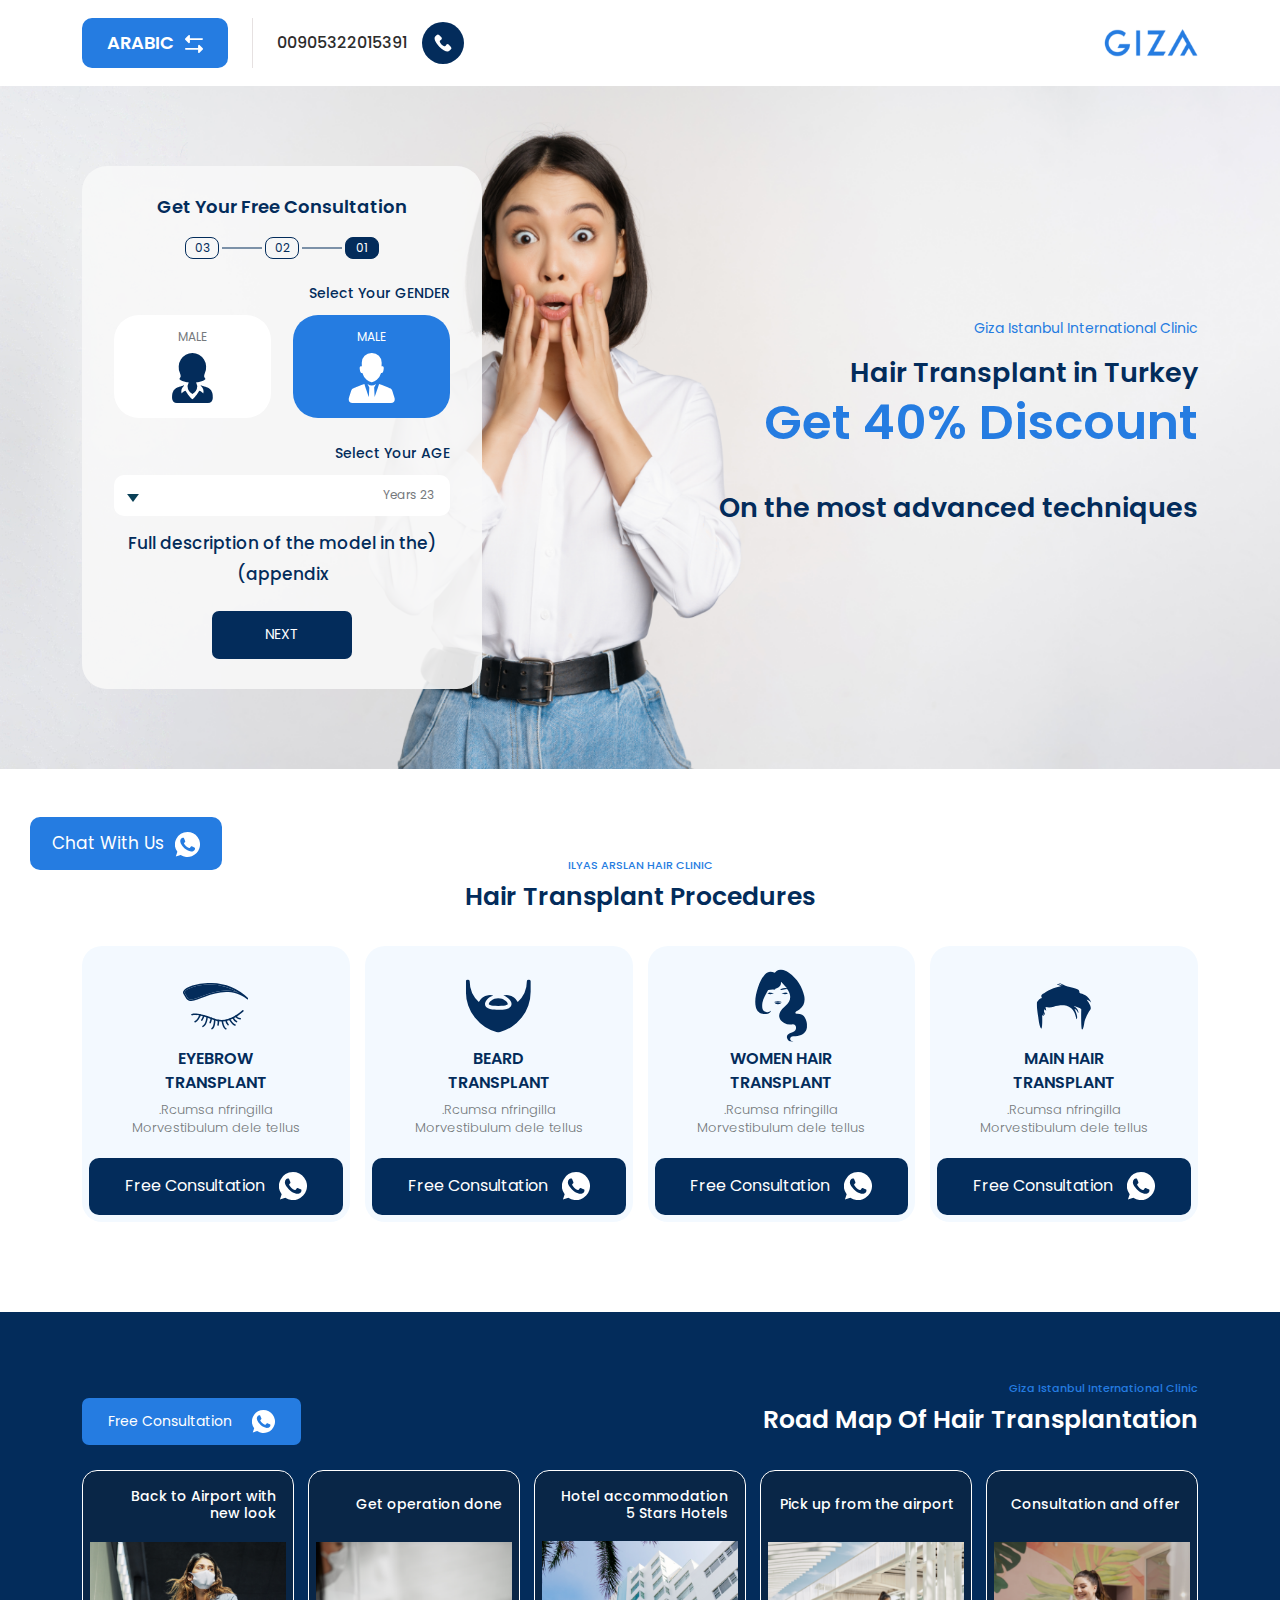
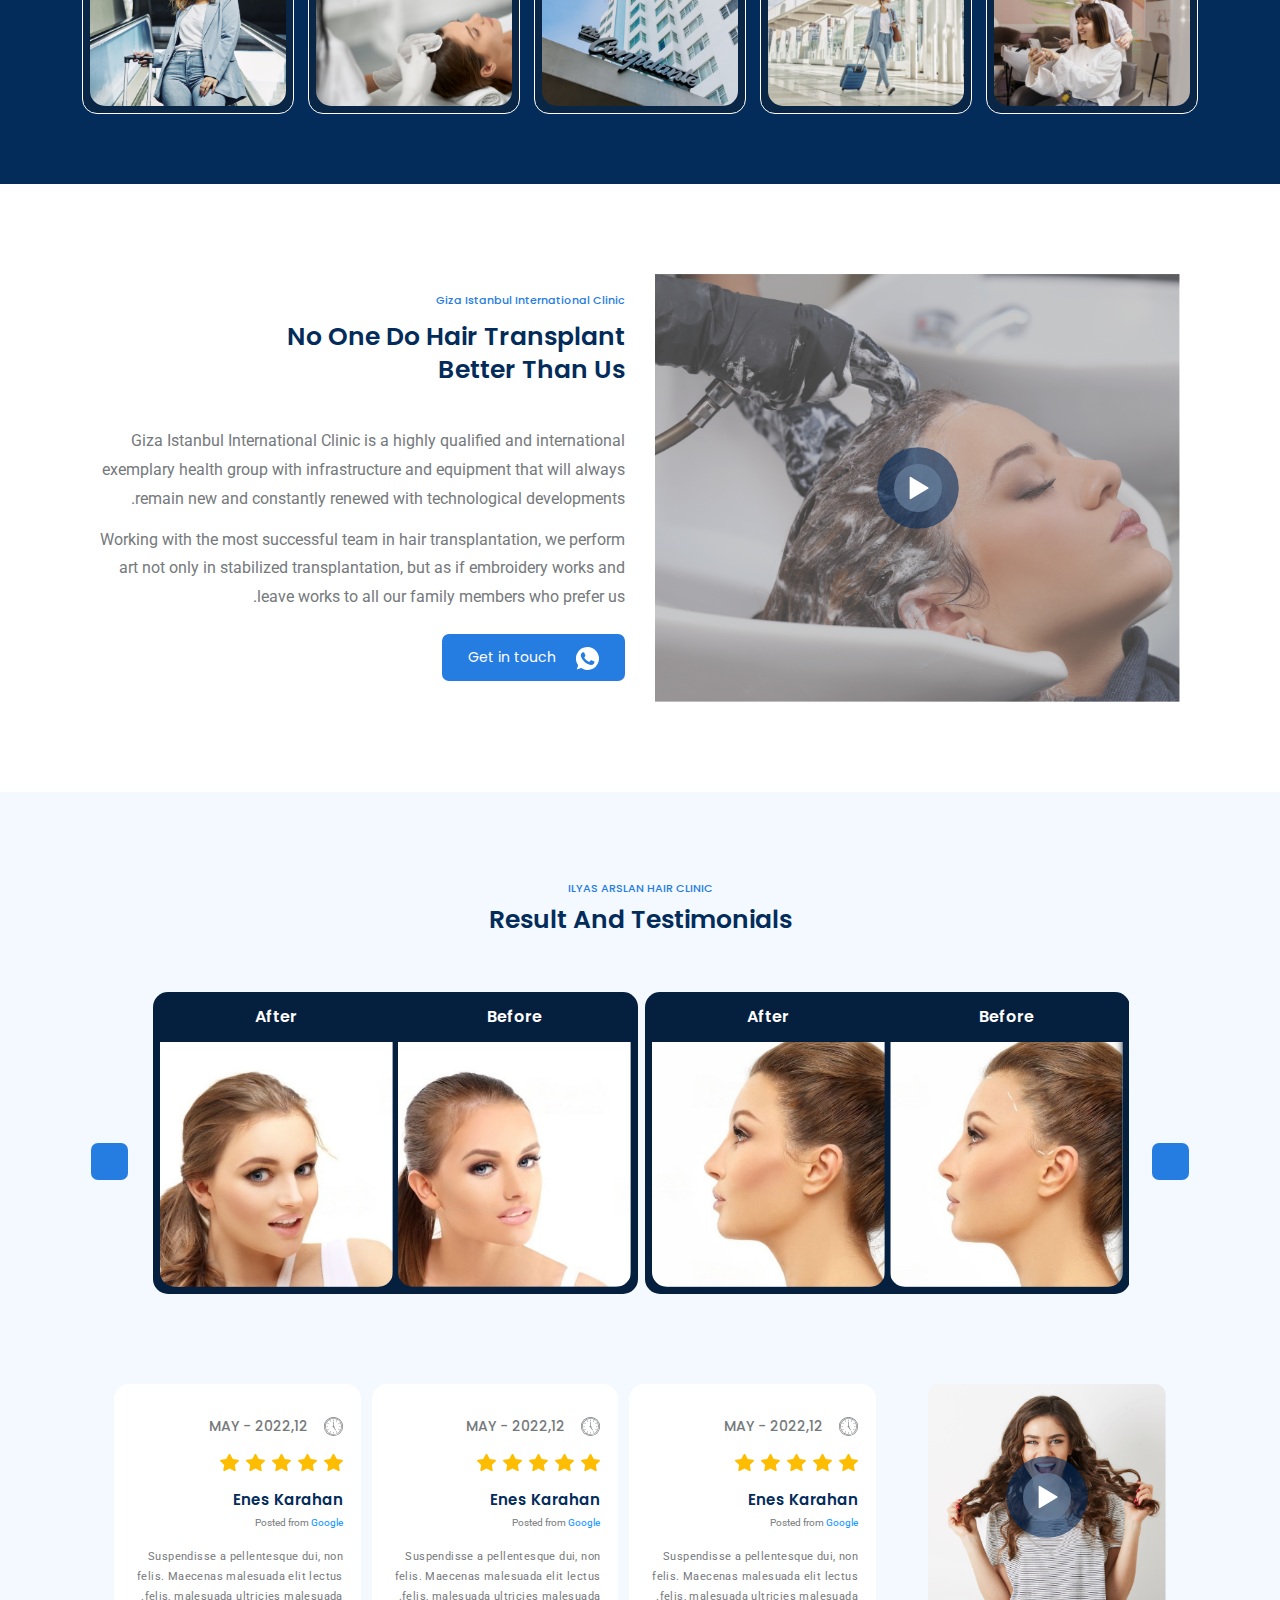
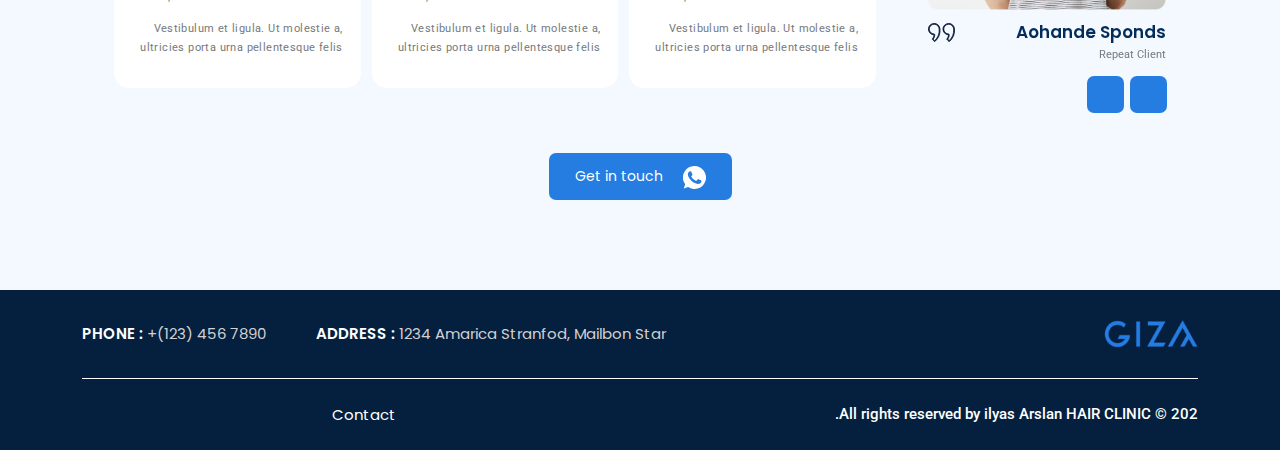
<file: rtl.html>
<!DOCTYPE html>
<html lang="en">
  <head>
    <meta charset="utf-8" />
    <title>GIZA</title>
    <meta
      name="viewport"
      content="width=device-width, initial-scale=1, shrink-to-fit=no"
    />
    <meta name="description" content="Site description will be here" />
    <link rel="icon" href="images/fav.png" />
    <link rel="stylesheet" type="text/css" href="css/bootstrap.min.css" />
    <link rel="stylesheet" type="text/css" href="css/magnific-popup.css" />
    <link rel="stylesheet" type="text/css" href="css/owl.carousel.min.css" />
    <link
      href="https://kit-pro.fontawesome.com/releases/v5.15.2/css/pro.min.css"
      rel="stylesheet"
    />
    <link rel="stylesheet" href="css/nice-select.css" />
    <link rel="stylesheet" href="css/default-edit.css" />
    <link rel="stylesheet" type="text/css" href="style.css" />
    <link rel="stylesheet" type="text/css" href="css/responsive.css" />
    <!--End ALL STYLESHEET -->
  </head>

  <body class="rtl-page">
    <!-- preloader -->
    <div id="preloader"></div>
    <!-- preloader-end -->
    <!-- main-wrap -->
    <div class="main-wrap">
      <!-- header-section -->
      <header class="header-section">
        <div class="header-in">
          <div class="container">
            <div class="header-section__inner">
              <a href="index.html" class="header__logo">
                <img src="images/logo.png" alt="" />
              </a>
              <div class="header__right">
                <a href="#" class="hr-cta-a d-md-flex d-none">
                  <div class="icon"><img src="images/call.svg" alt="" /></div>
                  <span class="txt">00905322015391</span>
                </a>
                <div class="div-line d-md-block d-none"></div>
                <div class="language-option dropdown">
                  <a href="#" data-bs-toggle="dropdown">
                    <div class="icon"><img src="images/swap.svg" alt="" /></div>
                    ARABIC
                  </a>
                  <div class="dropdown-menu dropdown-menu-end">
                    <ul>
                      <li><a href="index.html">ENGLISH</a></li>
                      <li><a href="rtl.html">ARABIC</a></li>
                    </ul>
                  </div>
                </div>
              </div>
            </div>
          </div>
        </div>
      </header>
      <!--End header-section -->

      <!-- main -->
      <main>
        <!-- hero-section -->
        <section class="hero-section">
          <div class="container">
            <div class="hero-section__inner">
              <div class="hero__content">
                <h5>Giza Istanbul International Clinic</h5>
                <h3>Hair Transplant in Turkey</h3>
                <h1 class="h1">Get 40% Discount</h1>
                <h3 class="mb-0">On the most advanced techniques</h3>
              </div>
              <div class="hero-form">
                <form action="">
                  <div class="hero-form__inner">
                    <div class="hero-form__title">
                      <h3>Get Your Free Consultation</h3>
                      <div class="form-progress-nav all-step-progress">
                        <div class="step current active">
                          <span class="txt">01</span>
                        </div>
                        <div class="step"><span class="txt">02</span></div>
                        <div class="step"><span class="txt">03</span></div>
                      </div>
                    </div>
                    <div class="hero-form__steps-wrap all-step-content">
                      <!-- hero-form-step -->
                      <div class="hero-form__step step active">
                        <div class="hero-form__main row">
                          <div class="col-12">
                            <div class="single-input-x">
                              <label class="label-x">Select Your GENDER</label>
                              <div class="x-gander pb-2">
                                <label class="x-gander__op">
                                  <input
                                    type="radio"
                                    name="gander"
                                    class="hd-input d-none"
                                    checked
                                  />
                                  <div class="bg"></div>
                                  <h4>MALE</h4>
                                  <div class="icon">
                                    <svg
                                      id="worker"
                                      xmlns="http://www.w3.org/2000/svg"
                                      width="75.483"
                                      height="82.024"
                                      viewBox="0 0 75.483 82.024"
                                    >
                                      <path
                                        id="Path_42329"
                                        data-name="Path 42329"
                                        d="M106.632,507.748h0a5.348,5.348,0,0,0-.251-1.016c-.828-3.184-2.724-8.988-3.582-11.585a6.092,6.092,0,0,0-.43-1.3v-.01h0a6.164,6.164,0,0,0-2.441-2.7h0c-.063-.042-.2-.115-.377-.21-.073-.032-.147-.073-.22-.1-2.084-.985-8.485-3.541-8.485-3.541h0c-3.205-1.383-6.515-2.566-9.9-3.771h0c-.607,2.514-6.337,19.2-7.249,21.516l-.723-15.5a9.633,9.633,0,0,0,.6-1.184l2.388-4.724a11.939,11.939,0,0,1-13.942.094l2.346,4.63a9.63,9.63,0,0,0,.6,1.184l-.723,15.5c-.922-2.315-6.662-19.012-7.259-21.526h0c-3.383,1.2-6.694,2.388-9.9,3.771h0s-6.4,2.566-8.485,3.541a2.119,2.119,0,0,0-.22.1,2.093,2.093,0,0,0-.377.21h0a6.248,6.248,0,0,0-2.441,2.713h0v.01a6.1,6.1,0,0,0-.429,1.3c-.859,2.6-2.755,8.391-3.582,11.585a5.544,5.544,0,0,0-.251,1.016h0a5.63,5.63,0,0,0-.073.943,6.178,6.178,0,0,0,6.18,6.18h5.9q12.664,0,25.329,0h31.9a6.178,6.178,0,0,0,6.18-6.18A7.007,7.007,0,0,0,106.632,507.748Z"
                                        transform="translate(-31.222 -432.851)"
                                        fill="#032C5B"
                                      />
                                      <path
                                        id="Path_42330"
                                        data-name="Path 42330"
                                        d="M238.648,21.945c0-1.089.21-5.049.21-5.96A15.975,15.975,0,0,0,222.872,0h-.733a16,16,0,0,0-16,16c0,.911.21,4.86.21,5.96-.388.021-3.97-.838-3.582,3.446.817,9.092,4.284,7.333,4.389,7.333a23.574,23.574,0,0,0,6.955,11.208A15.693,15.693,0,0,0,222.17,47.8c.115,0,.22.011.335.011h0c.1,0,.22,0,.335-.011a15.72,15.72,0,0,0,8-3.813,23.494,23.494,0,0,0,7-11.25c.1,0,3.572,1.76,4.389-7.333C242.618,21.107,239.035,21.966,238.648,21.945Z"
                                        transform="translate(-184.775)"
                                        fill="#032C5B"
                                      />
                                    </svg>
                                  </div>
                                </label>
                                <label class="x-gander__op">
                                  <input
                                    type="radio"
                                    name="gander"
                                    class="hd-input d-none"
                                  />
                                  <div class="bg"></div>
                                  <h4>MALE</h4>
                                  <div class="icon">
                                    <svg
                                      id="female-worker"
                                      xmlns="http://www.w3.org/2000/svg"
                                      width="66.842"
                                      height="82.024"
                                      viewBox="0 0 66.842 82.024"
                                    >
                                      <g
                                        id="Group_36004"
                                        data-name="Group 36004"
                                        transform="translate(0)"
                                      >
                                        <path
                                          id="Path_42327"
                                          data-name="Path 42327"
                                          d="M139.908,527.1q-.077-.875-.2-1.745s-.339-1.881-.4-2.168a12.467,12.467,0,0,0-5.581-7.608,16.606,16.606,0,0,0-1.6-.943c-.719-.378-11.579-3.947-11.862-4.036a8.581,8.581,0,0,1,.127,1.228c1.512,1.062,5.97,4.895,3.946,12.067,0,0-3.2-3.815-6.465-4.3-3.109,5.42-8.4,12.281-11.253,14.082-2.851-1.8-8.144-8.662-11.253-14.082-3.265.49-6.465,4.3-6.465,4.3-2.024-7.172,2.433-11,3.946-12.066a8.6,8.6,0,0,1,.127-1.228c-.283.089-11.143,3.658-11.862,4.035a16.634,16.634,0,0,0-1.6.943,12.465,12.465,0,0,0-5.58,7.608c-.065.287-.4,2.167-.4,2.168q-.127.87-.2,1.745c0,.024-.124,3.06-.124,3.078,0,0,.031,1.423.049,1.762a7.562,7.562,0,0,0,1.871,5.1,8.294,8.294,0,0,0,6.387,2.624q12.557-.006,25.114-.005t25.114.005a8.294,8.294,0,0,0,6.387-2.624,7.561,7.561,0,0,0,1.871-5.1c.018-.34.049-1.762.049-1.762C140.032,530.164,139.911,527.128,139.908,527.1Z"
                                          transform="translate(-73.19 -457.648)"
                                          fill="#032C5B"
                                        />
                                        <path
                                          id="Path_42328"
                                          data-name="Path 42328"
                                          d="M181.025,35.323a9.816,9.816,0,0,1,.42,2.662,5.446,5.446,0,0,1-.067.824,34.277,34.277,0,0,1-2.176,3.92c2.948,3.179,6.853,3.916,10.7,4.728,1.139.24,2.3.384,3.533.543q.6.108,1.2.223l-1.957,5.72A16.823,16.823,0,0,0,200.7,67.368h.051a16.824,16.824,0,0,0,8.013-13.425L206.8,48.224q.6-.115,1.2-.223c1.234-.16,2.395-.3,3.533-.543,3.851-.812,7.756-1.549,10.7-4.728a34.312,34.312,0,0,1-2.176-3.921,5.438,5.438,0,0,1-.067-.824,9.817,9.817,0,0,1,.42-2.662c.247-.893.532-1.781.8-2.674A23.173,23.173,0,0,0,200.748,0V0H200.7V0a23.173,23.173,0,0,0-20.476,32.647C180.493,33.541,180.778,34.429,181.025,35.323Z"
                                          transform="translate(-167.302)"
                                          fill="#032C5B"
                                        />
                                      </g>
                                    </svg>
                                  </div>
                                </label>
                              </div>
                            </div>
                          </div>
                          <div class="col-12">
                            <div class="single-input-x">
                              <label class="label-x">Select Your AGE</label>
                              <div class="input-x-outer">
                                <select class="input-x nice-select">
                                  <option>23 Years</option>
                                  <option>24 Years</option>
                                  <option>25 Years</option>
                                </select>
                              </div>
                              <div class="bt-label-x text-center">
                                (Full description of the model in the appendix)
                              </div>
                            </div>
                          </div>
                          <div class="col-12 hero-form__bt-row">
                            <a
                              href="javascript:void(0)"
                              class="default-button default-button--theme2 step-progress-next"
                              >NEXT</a
                            >
                          </div>
                        </div>
                      </div>
                      <!-- hero-form-step-end -->
                      <!-- hero-form-step -->
                      <div class="hero-form__step step">
                        <div class="hero-form__main row">
                          <div class="col-12">
                            <div class="single-input-x">
                              <label class="label-x"
                                >Do you have baldness history in you
                                family?</label
                              >
                              <div class="x-agree-select">
                                <label class="x-agree-select__op">
                                  <input
                                    type="radio"
                                    name="agree"
                                    class="hd-input d-none"
                                    checked
                                  />
                                  <div class="bg"></div>
                                  <h4>YES</h4>
                                </label>
                                <label class="x-agree-select__op">
                                  <input
                                    type="radio"
                                    name="agree"
                                    class="hd-input d-none"
                                  />
                                  <div class="bg"></div>
                                  <h4>NO</h4>
                                </label>
                              </div>
                            </div>
                          </div>
                          <div class="col-12">
                            <div class="single-input-x">
                              <label class="label-x"
                                >How many years you are suffering from hair
                                loss?</label
                              >
                              <div class="input-x-outer">
                                <select class="input-x nice-select">
                                  <option>2 Years</option>
                                  <option>3 Years</option>
                                  <option>4 Years</option>
                                </select>
                              </div>
                            </div>
                          </div>
                          <div class="col-12 hero-form__bt-row">
                            <a
                              href="javascript:void(0)"
                              class="default-button step-progress-next default-button--theme2"
                              >NEXT</a
                            >
                          </div>
                        </div>
                      </div>
                      <!-- hero-form-step-end -->
                      <!-- hero-form-step -->
                      <div class="hero-form__step step">
                        <div class="hero-form__main row gx-md-3 gx-2">
                          <div class="col-12">
                            <div class="single-input-x">
                              <label class="label-x">Contact Information</label>
                              <div class="input-x-outer">
                                <div class="r-icon">
                                  <img src="images/user.svg" alt="" />
                                </div>
                                <input
                                  type="text"
                                  class="input-x"
                                  placeholder="Full Name*"
                                />
                              </div>
                            </div>
                          </div>
                          <div class="col-md-4 col-5">
                            <div class="single-input-x">
                              <div class="input-x-outer">
                                <select class="input-x nice-select">
                                  <option>+(94)</option>
                                  <option>+(088)</option>
                                  <option>+(974)</option>
                                </select>
                              </div>
                            </div>
                          </div>
                          <div class="col-md-8 col-7">
                            <div class="single-input-x">
                              <div class="input-x-outer">
                                <div class="r-icon">
                                  <img src="images/telephone.svg" alt="" />
                                </div>
                                <input
                                  type="text"
                                  class="input-x"
                                  placeholder="Phone No*"
                                />
                              </div>
                            </div>
                          </div>
                          <div class="col-12">
                            <div class="single-input-x">
                              <div class="input-x-outer">
                                <div class="r-icon"></div>
                                <textarea
                                  class="input-x big"
                                  placeholder="Message*"
                                ></textarea>
                              </div>
                            </div>
                          </div>
                          <div class="col-12 hero-form__bt-row">
                            <a
                              href="javascript:void(0)"
                              class="default-button default-button--theme2"
                              >SUBMIT FORM</a
                            >
                          </div>
                        </div>
                      </div>
                      <!-- hero-form-step-end -->
                    </div>
                  </div>
                </form>
              </div>
            </div>
          </div>
        </section>
        <!-- hero-section end -->

        <!-- procedure-area -->
        <section class="procedure-area">
          <div class="container">
            <div class="procedure-area__inner">
              <div
                class="procedure-area__title sec-title cont-blk cont-blk--center"
              >
                <h5 class="h5">ILYAS ARSLAN HAIR CLINIC</h5>
                <h2 class="h2">Hair Transplant Procedures</h2>
              </div>

              <div class="procedure__wrapper">
                <!-- procedure-card -->
                <a href="#" class="procedure-card">
                  <div class="procedure-card__icon">
                    <svg
                      id="short-male-hair-shape"
                      xmlns="http://www.w3.org/2000/svg"
                      width="78.035"
                      height="66.56"
                      viewBox="0 0 78.035 66.56"
                    >
                      <path
                        id="Path_42318"
                        data-name="Path 42318"
                        d="M6.619,67.587C3.634,65.514,2.171,50.643,2.171,50.643S-.329,34.615.037,31.324s5.727-7.926,7.5-7.617c-3.595-5.177,3.717-7.127,3.717-7.127S18.194,10.3,34.282,6.89c1.522-.122-2.2-1.585-5.383-2.005,1.117-2.2,8.127,1.515,8.127,1.515a15.715,15.715,0,0,0-6.035-3.9c.933-.95,5.189,1.776,10,3.592,8.754,3.314,16.613,3,19.232,6.654,1.281,1.463.147,4.132,1.973,4.378s12.431,3.167,15.844,13.588c-3.963-4.508-6.766-4.324-6.766-4.324S77.425,33.4,77.3,38.518c-.047,1.965-1.993,3.5-3.537,6.276C71.3,49.24,68.738,55.1,68.286,57.651,67.549,61.8,66.7,68.621,64.93,68.865s-1.46-26.69-1.216-28.4c.609-2.5-10.727-5.421-10.727-5.421s8.286,5.3,6.274,10.359c-2.2-5.853-5.239-5.913-5.239-5.913s6.4,12.309,2.62,14.685c-2.2-13.831-7.8-16.7-12.309-18.767s-14.321-1.221-20.051.913a20.74,20.74,0,0,1-11.64.428l.978,5.241-2.744-2.2-.547,3.353s1.764,3.164,1.522,5c-1.766-2.194-2.56-2.194-2.56-2.194s1.525,2.5.853,3.838a1.808,1.808,0,0,0-2.316-1.157S8.448,67.4,6.619,67.587Z"
                        transform="translate(0 -2.306)"
                        fill="#032c5b"
                      />
                    </svg>
                  </div>
                  <div class="procedure-card__tc">
                    <h3>
                      MAIN HAIR <br />
                      TRANSPLANT
                    </h3>
                    <p>
                      Rcumsa nfringilla. <br />
                      Morvestibulum dele tellus
                    </p>
                  </div>
                  <div class="procedure-card__bt">
                    <div class="pc-fc-button">
                      <div class="icon">
                        <svg
                          id="whatsapp_1_"
                          data-name="whatsapp (1)"
                          xmlns="http://www.w3.org/2000/svg"
                          width="40.231"
                          height="40.231"
                          viewBox="0 0 40.231 40.231"
                        >
                          <g id="Group_36032" data-name="Group 36032">
                            <path
                              id="Path_42332"
                              data-name="Path 42332"
                              d="M20.121,0h-.01A20.1,20.1,0,0,0,3.829,31.906L1.323,39.379l7.732-2.472A20.112,20.112,0,1,0,20.121,0Zm11.7,28.406c-.485,1.37-2.411,2.507-3.948,2.839-1.051.224-2.424.4-7.045-1.514-5.911-2.449-9.718-8.456-10.015-8.846S8.428,17.7,8.428,14.818a6.422,6.422,0,0,1,2.057-4.9A2.923,2.923,0,0,1,12.542,9.2c.249,0,.473.013.674.023.591.025.888.06,1.277.993.485,1.169,1.667,4.056,1.808,4.352a1.2,1.2,0,0,1,.085,1.089,3.476,3.476,0,0,1-.651.923c-.3.342-.578.6-.875.971-.272.319-.578.661-.236,1.252a17.855,17.855,0,0,0,3.264,4.056A14.789,14.789,0,0,0,22.6,25.768a1.272,1.272,0,0,0,1.418-.224,24.339,24.339,0,0,0,1.572-2.082,1.123,1.123,0,0,1,1.443-.438c.543.189,3.417,1.609,4.008,1.9s.981.438,1.124.686A5.01,5.01,0,0,1,31.825,28.406Z"
                              fill="#fff"
                            />
                          </g>
                        </svg>
                      </div>
                      <div class="txt">Free Consultation</div>
                    </div>
                  </div>
                </a>
                <!-- procedure-card-end -->
                <!-- procedure-card -->
                <a href="#" class="procedure-card">
                  <div class="procedure-card__icon">
                    <svg
                      id="icon"
                      xmlns="http://www.w3.org/2000/svg"
                      width="74.241"
                      height="103.436"
                      viewBox="0 0 74.241 103.436"
                    >
                      <path
                        id="Path_42319"
                        data-name="Path 42319"
                        d="M120.922,92.633c-2.35-5.663-5.533-7.642-12.278-7.642-1.288,0-2.577-.273-2.577-1.5a3.43,3.43,0,0,1,1.516-2.252c1.364-.955,3.032-1.5,4.32-2.525,6.67-5.049,8.413-11.8,6.9-19.1-2.729-13.51-9.929-24.836-21.9-33.5A28.218,28.218,0,0,0,90,22.491c-5-1.842-9.1-.751-12.506,2.934a8.57,8.57,0,0,0-.834.819C70.824,23.651,66.731,24.2,62.638,28.7a39.689,39.689,0,0,0-5.684,8.324c-3.486,6.618-5.381,13.646-7.049,20.811-1.364,5.868-1.819,11.8-.227,17.672,2.046,7.642,8.564,11.122,17.053,9.279,2.425-.546,4.244-2.115,4.548-4.094-1.971,1.706-4.169,2.661-6.821,1.774-2.956-.955-5.078-2.8-5.457-5.527a23.928,23.928,0,0,1,.076-7.71c1.137-6.346,4.775-11.872,7.731-17.6.152-.273.379-.614.606-.614,2.8.068,5.457-1.706,8.413-.546.3.136,1.061-.341,1.516-.614.379-.273.455-.887.834-1.092,4.32-1.706,7.882-3.957,7.352-9.007.152-.068.379-.068.531-.136l8.186,8.6-.076.068a16.537,16.537,0,0,0-8.64,1.023s-1.44.614-.379,1.433c.076,0,.076.068.152.136a1.923,1.923,0,0,0,.91,0,.3.3,0,0,0,.227-.068,43.54,43.54,0,0,1,7.124-1.5A2.961,2.961,0,0,1,95.3,50.4c5.381,8.6,4.851,16.717-3.865,23.608a29.016,29.016,0,0,0-6.67,7.642c-3.714,6.277-1.44,12.691,5.381,16.376A17.256,17.256,0,0,0,101.368,100c3.259-.478,4.926.682,5.609,3.548.758,3.343-1.061,6.209-4.926,7.642a37.085,37.085,0,0,0-3.865,1.5c-2.577,1.365-4.548,3.139-4.093,6.073.531,3.139,2.577,5.254,5.912,6.141a12.953,12.953,0,0,0,3.259.068c0-.136-3.335-.887-4.093-2.525-1.288-2.8.3-5.117,4.093-5.527,1.971-.273,3.941-.2,5.912-.409,7.655-.819,12.43-5.049,13.567-11.872a23.6,23.6,0,0,0-1.819-12.009Z"
                        transform="translate(-48.668 -21.613)"
                        fill="#032c5b"
                      />
                      <path
                        id="Path_42320"
                        data-name="Path 42320"
                        d="M95.029,88.91a14,14,0,0,0-9.929,0A11.072,11.072,0,0,0,95.029,88.91Z"
                        transform="translate(-57.488 -42.795)"
                        fill="#032c5b"
                      />
                      <path
                        id="Path_42321"
                        data-name="Path 42321"
                        d="M95.259,90.2a12.693,12.693,0,0,1-5.381,1.213A11.839,11.839,0,0,1,84.8,90.276c.985,1.971,2.729,2.88,5.305,2.8s4.244-.985,5.154-2.88Z"
                        transform="translate(-57.415 -43.535)"
                        fill="#032c5b"
                      />
                      <path
                        id="Path_42322"
                        data-name="Path 42322"
                        d="M107.7,71.164a8.589,8.589,0,0,1-2.046-.985,4.636,4.636,0,0,1-.455-.379l-6.9,1.213a10.993,10.993,0,0,0,9.4.152Z"
                        transform="translate(-60.683 -36.997)"
                        fill="#032c5b"
                      />
                      <path
                        id="Path_42323"
                        data-name="Path 42323"
                        d="M73.846,70.179c-.076-.076-.076,0,0,0a7.34,7.34,0,0,1-2.046.985,11,11,0,0,0,9.4-.152L74.3,69.8a3.359,3.359,0,0,0-.455.379Z"
                        transform="translate(-54.268 -36.997)"
                        fill="#032c5b"
                      />
                    </svg>
                  </div>
                  <div class="procedure-card__tc">
                    <h3>
                      WOMEN HAIR <br />
                      TRANSPLANT
                    </h3>
                    <p>
                      Rcumsa nfringilla. <br />
                      Morvestibulum dele tellus
                    </p>
                  </div>
                  <div class="procedure-card__bt">
                    <div class="pc-fc-button">
                      <div class="icon">
                        <svg
                          id="whatsapp_1_"
                          data-name="whatsapp (1)"
                          xmlns="http://www.w3.org/2000/svg"
                          width="40.231"
                          height="40.231"
                          viewBox="0 0 40.231 40.231"
                        >
                          <g id="Group_36032" data-name="Group 36032">
                            <path
                              id="Path_42332"
                              data-name="Path 42332"
                              d="M20.121,0h-.01A20.1,20.1,0,0,0,3.829,31.906L1.323,39.379l7.732-2.472A20.112,20.112,0,1,0,20.121,0Zm11.7,28.406c-.485,1.37-2.411,2.507-3.948,2.839-1.051.224-2.424.4-7.045-1.514-5.911-2.449-9.718-8.456-10.015-8.846S8.428,17.7,8.428,14.818a6.422,6.422,0,0,1,2.057-4.9A2.923,2.923,0,0,1,12.542,9.2c.249,0,.473.013.674.023.591.025.888.06,1.277.993.485,1.169,1.667,4.056,1.808,4.352a1.2,1.2,0,0,1,.085,1.089,3.476,3.476,0,0,1-.651.923c-.3.342-.578.6-.875.971-.272.319-.578.661-.236,1.252a17.855,17.855,0,0,0,3.264,4.056A14.789,14.789,0,0,0,22.6,25.768a1.272,1.272,0,0,0,1.418-.224,24.339,24.339,0,0,0,1.572-2.082,1.123,1.123,0,0,1,1.443-.438c.543.189,3.417,1.609,4.008,1.9s.981.438,1.124.686A5.01,5.01,0,0,1,31.825,28.406Z"
                              fill="#fff"
                            />
                          </g>
                        </svg>
                      </div>
                      <div class="txt">Free Consultation</div>
                    </div>
                  </div>
                </a>
                <!-- procedure-card-end -->
                <!-- procedure-card -->
                <a href="#" class="procedure-card">
                  <div class="procedure-card__icon">
                    <svg
                      id="beard"
                      xmlns="http://www.w3.org/2000/svg"
                      width="92.547"
                      height="75.918"
                      viewBox="0 0 92.547 75.918"
                    >
                      <path
                        id="Path_42288"
                        data-name="Path 42288"
                        d="M181,204.134c0,.453.654,2.711,13.557,2.711s13.557-2.259,13.557-2.711c0-2.714-5.86-8.134-13.557-8.134S181,201.42,181,204.134Z"
                        transform="translate(-148.283 -168.887)"
                        fill="#032c5b"
                      />
                      <path
                        id="Path_42289"
                        data-name="Path 42289"
                        d="M89.836,46a2.71,2.71,0,0,0-2.711,2.711A40.5,40.5,0,0,1,74.078,78.34,17.373,17.373,0,0,0,60.648,68.5a19.1,19.1,0,0,0-7.255.372c6.961,2.326,11.86,7.709,11.86,12.375,0,8.134-12.818,8.134-18.979,8.134s-18.979,0-18.979-8.134c0-4.67,4.91-10.059,11.881-12.38A19.191,19.191,0,0,0,31.92,68.5,17.39,17.39,0,0,0,18.469,78.34,40.506,40.506,0,0,1,5.423,48.711a2.711,2.711,0,1,0-5.423,0V63.645a60.054,60.054,0,0,0,45.617,58.191,2.669,2.669,0,0,0,1.313,0A60.054,60.054,0,0,0,92.547,63.645V48.711A2.71,2.71,0,0,0,89.836,46Z"
                        transform="translate(0 -46)"
                        fill="#032c5b"
                      />
                    </svg>
                  </div>
                  <div class="procedure-card__tc">
                    <h3>
                      BEARD <br />
                      TRANSPLANT
                    </h3>
                    <p>
                      Rcumsa nfringilla. <br />
                      Morvestibulum dele tellus
                    </p>
                  </div>
                  <div class="procedure-card__bt">
                    <div class="pc-fc-button">
                      <div class="icon">
                        <svg
                          id="whatsapp_1_"
                          data-name="whatsapp (1)"
                          xmlns="http://www.w3.org/2000/svg"
                          width="40.231"
                          height="40.231"
                          viewBox="0 0 40.231 40.231"
                        >
                          <g id="Group_36032" data-name="Group 36032">
                            <path
                              id="Path_42332"
                              data-name="Path 42332"
                              d="M20.121,0h-.01A20.1,20.1,0,0,0,3.829,31.906L1.323,39.379l7.732-2.472A20.112,20.112,0,1,0,20.121,0Zm11.7,28.406c-.485,1.37-2.411,2.507-3.948,2.839-1.051.224-2.424.4-7.045-1.514-5.911-2.449-9.718-8.456-10.015-8.846S8.428,17.7,8.428,14.818a6.422,6.422,0,0,1,2.057-4.9A2.923,2.923,0,0,1,12.542,9.2c.249,0,.473.013.674.023.591.025.888.06,1.277.993.485,1.169,1.667,4.056,1.808,4.352a1.2,1.2,0,0,1,.085,1.089,3.476,3.476,0,0,1-.651.923c-.3.342-.578.6-.875.971-.272.319-.578.661-.236,1.252a17.855,17.855,0,0,0,3.264,4.056A14.789,14.789,0,0,0,22.6,25.768a1.272,1.272,0,0,0,1.418-.224,24.339,24.339,0,0,0,1.572-2.082,1.123,1.123,0,0,1,1.443-.438c.543.189,3.417,1.609,4.008,1.9s.981.438,1.124.686A5.01,5.01,0,0,1,31.825,28.406Z"
                              fill="#fff"
                            />
                          </g>
                        </svg>
                      </div>
                      <div class="txt">Free Consultation</div>
                    </div>
                  </div>
                </a>
                <!-- procedure-card-end -->
                <!-- procedure-card -->
                <a href="#" class="procedure-card">
                  <div class="procedure-card__icon">
                    <svg
                      id="Layer_x0020_1"
                      xmlns="http://www.w3.org/2000/svg"
                      width="93.371"
                      height="66.561"
                      viewBox="0 0 93.371 66.561"
                    >
                      <path
                        id="Path_42290"
                        data-name="Path 42290"
                        d="M907.726,3980.59a29.533,29.533,0,0,1-11.135-2.167c-25.382-10.281-31.133-6.368-31.186-6.328a.172.172,0,0,0,.039-.027L864,3970.427c.6-.539,6.657-4.858,33.4,5.961,16.309,6.605,32.118-4.636,40.1-11.936a1.1,1.1,0,0,1,1.471,1.628C929.969,3974.3,919.018,3980.59,907.726,3980.59Z"
                        transform="translate(-852.657 -3925.507)"
                        fill="#032c5b"
                        fill-rule="evenodd"
                      />
                      <path
                        id="Path_42291"
                        data-name="Path 42291"
                        d="M1228.736,4419.521a1.094,1.094,0,0,1-.381-2.114c3.243-1.234,5.909-6.985,6.67-9.086a1.088,1.088,0,0,1,2.048.735c-.118.342-3.112,8.562-7.944,10.387A1.058,1.058,0,0,1,1228.736,4419.521Z"
                        transform="translate(-1211.537 -4363.125)"
                        fill="#032c5b"
                        fill-rule="evenodd"
                      />
                      <path
                        id="Path_42292"
                        data-name="Path 42292"
                        d="M2085.859,4629.7a1.1,1.1,0,0,1-.433-2.1c3.991-1.72,5.213-9.808,5.357-12.789a1.091,1.091,0,0,1,2.18.1c-.026.485-.617,12.093-6.684,14.692A1.192,1.192,0,0,1,2085.859,4629.7Z"
                        transform="translate(-2057.394 -4566.603)"
                        fill="#032c5b"
                        fill-rule="evenodd"
                      />
                      <path
                        id="Path_42293"
                        data-name="Path 42293"
                        d="M3070.572,4932.164a1.1,1.1,0,0,1-.525-2.062c2.9-1.563,3.335-9.4,3.257-12.028a1.1,1.1,0,0,1,2.193-.065c.026,1.168.2,11.528-4.412,14.024A1.185,1.185,0,0,1,3070.572,4932.164Z"
                        transform="translate(-3029.172 -4865.801)"
                        fill="#032c5b"
                        fill-rule="evenodd"
                      />
                      <path
                        id="Path_42294"
                        data-name="Path 42294"
                        d="M4197.468,5062.8a1.1,1.1,0,0,1-.485-.119c-4.333-2.18-5.476-11.319-5.594-12.343a1.1,1.1,0,0,1,2.18-.249c.275,2.481,1.615,9.244,4.4,10.635A1.1,1.1,0,0,1,4197.468,5062.8Z"
                        transform="translate(-4136.346 -4996.24)"
                        fill="#032c5b"
                        fill-rule="evenodd"
                      />
                      <path
                        id="Path_42295"
                        data-name="Path 42295"
                        d="M4991.533,4897.825a1.134,1.134,0,0,1-.406-.079c-3.756-1.51-7.8-7.931-8.259-8.654a1.1,1.1,0,0,1,1.865-1.156c1.116,1.812,4.595,6.723,7.208,7.773A1.1,1.1,0,0,1,4991.533,4897.825Z"
                        transform="translate(-4917.268 -4836.648)"
                        fill="#032c5b"
                        fill-rule="evenodd"
                      />
                      <path
                        id="Path_42296"
                        data-name="Path 42296"
                        d="M5647.926,4573.826c-4.227,0-7.248-3.573-7.366-3.729a1.086,1.086,0,0,1,.131-1.537,1.1,1.1,0,0,1,1.549.131c.08.105,2.508,2.941,5.752,2.941A1.1,1.1,0,1,1,5647.926,4573.826Z"
                        transform="translate(-5566.243 -4521.723)"
                        fill="#032c5b"
                        fill-rule="evenodd"
                      />
                      <path
                        id="Path_42297"
                        data-name="Path 42297"
                        d="M1963.1,4512.06a1.094,1.094,0,0,1-.906-1.694,25.645,25.645,0,0,0,2.731-6,1.093,1.093,0,0,1,2.1.6,26.776,26.776,0,0,1-3.007,6.591A1.087,1.087,0,0,1,1963.1,4512.06Z"
                        transform="translate(-1936.249 -4457.855)"
                        fill="#032c5b"
                        fill-rule="evenodd"
                      />
                      <path
                        id="Path_42298"
                        data-name="Path 42298"
                        d="M2873.74,4784.721a1.085,1.085,0,0,1-.985-1.55,21.308,21.308,0,0,0,1.576-5.948,1.1,1.1,0,0,1,2.179.224,22.8,22.8,0,0,1-1.786,6.657A1.081,1.081,0,0,1,2873.74,4784.721Z"
                        transform="translate(-2834.928 -4726.946)"
                        fill="#032c5b"
                        fill-rule="evenodd"
                      />
                      <path
                        id="Path_42299"
                        data-name="Path 42299"
                        d="M3729.914,5031.829a1.091,1.091,0,0,1-1.05-1.392,18.882,18.882,0,0,0,.446-5.9,1.1,1.1,0,0,1,2.18-.2,21.2,21.2,0,0,1-.525,6.7A1.1,1.1,0,0,1,3729.914,5031.829Z"
                        transform="translate(-3679.862 -4970.81)"
                        fill="#032c5b"
                        fill-rule="evenodd"
                      />
                      <path
                        id="Path_42300"
                        data-name="Path 42300"
                        d="M4612.844,5004.731a1.088,1.088,0,0,1-.748-.3,9.8,9.8,0,0,1-3.2-7.156,1.1,1.1,0,0,1,2.192.118,7.521,7.521,0,0,0,2.509,5.449A1.1,1.1,0,0,1,4612.844,5004.731Z"
                        transform="translate(-4548.374 -4944.054)"
                        fill="#032c5b"
                        fill-rule="evenodd"
                      />
                      <path
                        id="Path_42301"
                        data-name="Path 42301"
                        d="M5368.327,4731.556a1.063,1.063,0,0,1-.511-.131,11.724,11.724,0,0,1-5.541-6.118,1.092,1.092,0,0,1,2.075-.684,9.688,9.688,0,0,0,4.5,4.871A1.1,1.1,0,0,1,5368.327,4731.556Z"
                        transform="translate(-5291.804 -4675.251)"
                        fill="#032c5b"
                        fill-rule="evenodd"
                      />
                      <path
                        id="Path_42302"
                        data-name="Path 42302"
                        d="M12.023,1046.618c-2.377,0-5.659-.7-7.143-3.2l-4.241-7.169a3.5,3.5,0,0,1,.144-3.7c1.563-2.757,6.224-5.594,12.763-7.786A79.17,79.17,0,0,1,38.022,1021a79.26,79.26,0,0,1,55.189,21.6,1.093,1.093,0,0,1-1.4,1.668C59.242,1019.923,26.362,1046.618,12.023,1046.618Zm26-23.425c-18.212,0-32.853,6.079-35.335,10.426-.473.814-.315,1.261-.158,1.51l4.228,7.169c1.024,1.721,3.729,2.127,5.265,2.127,11.647,0,39.353-20.589,68.4-9.086A77.868,77.868,0,0,0,38.022,1023.193Z"
                        transform="translate(-0.182 -1021)"
                        fill="#032c5b"
                        fill-rule="evenodd"
                      />
                      <path
                        id="Path_42303"
                        data-name="Path 42303"
                        d="M176.651,1209.233c11.647,0,39.353-20.589,68.4-9.086A77.87,77.87,0,0,0,202.65,1188c-18.212,0-32.853,6.079-35.335,10.426-.473.814-.315,1.261-.158,1.51l4.228,7.169C172.41,1208.825,175.115,1209.233,176.651,1209.233Z"
                        transform="translate(-164.81 -1185.807)"
                        fill="#032c5b"
                        fill-rule="evenodd"
                      />
                    </svg>
                  </div>
                  <div class="procedure-card__tc">
                    <h3>
                      EYEBROW <br />
                      TRANSPLANT
                    </h3>
                    <p>
                      Rcumsa nfringilla. <br />
                      Morvestibulum dele tellus
                    </p>
                  </div>
                  <div class="procedure-card__bt">
                    <div class="pc-fc-button">
                      <div class="icon">
                        <svg
                          id="whatsapp_1_"
                          data-name="whatsapp (1)"
                          xmlns="http://www.w3.org/2000/svg"
                          width="40.231"
                          height="40.231"
                          viewBox="0 0 40.231 40.231"
                        >
                          <g id="Group_36032" data-name="Group 36032">
                            <path
                              id="Path_42332"
                              data-name="Path 42332"
                              d="M20.121,0h-.01A20.1,20.1,0,0,0,3.829,31.906L1.323,39.379l7.732-2.472A20.112,20.112,0,1,0,20.121,0Zm11.7,28.406c-.485,1.37-2.411,2.507-3.948,2.839-1.051.224-2.424.4-7.045-1.514-5.911-2.449-9.718-8.456-10.015-8.846S8.428,17.7,8.428,14.818a6.422,6.422,0,0,1,2.057-4.9A2.923,2.923,0,0,1,12.542,9.2c.249,0,.473.013.674.023.591.025.888.06,1.277.993.485,1.169,1.667,4.056,1.808,4.352a1.2,1.2,0,0,1,.085,1.089,3.476,3.476,0,0,1-.651.923c-.3.342-.578.6-.875.971-.272.319-.578.661-.236,1.252a17.855,17.855,0,0,0,3.264,4.056A14.789,14.789,0,0,0,22.6,25.768a1.272,1.272,0,0,0,1.418-.224,24.339,24.339,0,0,0,1.572-2.082,1.123,1.123,0,0,1,1.443-.438c.543.189,3.417,1.609,4.008,1.9s.981.438,1.124.686A5.01,5.01,0,0,1,31.825,28.406Z"
                              fill="#fff"
                            />
                          </g>
                        </svg>
                      </div>
                      <div class="txt">Free Consultation</div>
                    </div>
                  </div>
                </a>
                <!-- procedure-card-end -->
              </div>
            </div>
          </div>
        </section>
        <!-- procedure-area-end -->

        <!-- road-section -->
        <section class="road-section">
          <div class="container">
            <div class="road-section__inner">
              <div class="road-section__title sec-title">
                <div class="road-section__title__left cont-blk">
                  <h5 class="h5">Giza Istanbul International Clinic</h5>
                  <h2 class="h2">Road Map Of Hair Transplantation</h2>
                </div>
                <div class="road-section__title__right d-md-flex d-none">
                  <a href="#" class="default-button">
                    <div class="icon">
                      <svg
                        id="whatsapp_1_"
                        data-name="whatsapp (1)"
                        xmlns="http://www.w3.org/2000/svg"
                        width="34.116"
                        height="34.116"
                        viewBox="0 0 34.116 34.116"
                      >
                        <g id="Group_36032" data-name="Group 36032">
                          <path
                            id="Path_42332"
                            data-name="Path 42332"
                            d="M17.062,0h-.009A17.047,17.047,0,0,0,3.247,27.056L1.122,33.393l6.557-2.1A17.055,17.055,0,1,0,17.062,0Zm9.926,24.088c-.412,1.162-2.045,2.126-3.348,2.407-.891.19-2.055.341-5.975-1.284-5.013-2.077-8.241-7.171-8.493-7.5a9.742,9.742,0,0,1-2.026-5.145A5.446,5.446,0,0,1,8.891,8.414,2.478,2.478,0,0,1,10.636,7.8c.211,0,.4.011.571.019.5.021.753.051,1.083.842.412.991,1.414,3.439,1.533,3.691a1.015,1.015,0,0,1,.072.923,2.948,2.948,0,0,1-.552.783c-.252.29-.49.512-.742.823-.23.271-.49.561-.2,1.062a15.141,15.141,0,0,0,2.768,3.439,12.541,12.541,0,0,0,4,2.467,1.079,1.079,0,0,0,1.2-.19A20.639,20.639,0,0,0,21.7,19.9a.952.952,0,0,1,1.224-.371c.461.16,2.9,1.365,3.4,1.614s.832.371.953.582A4.248,4.248,0,0,1,26.988,24.088Z"
                            fill="#fff"
                          />
                        </g>
                      </svg>
                    </div>
                    <div class="txt">Free Consultation</div>
                  </a>
                </div>
              </div>

              <div class="road-card__wrapper">
                <!-- road-card -->
                <div class="road-card">
                  <div class="road-card__tc">
                    <h4>Consultation and offer</h4>
                  </div>
                  <div class="road-card__image">
                    <img src="images/raod-1.png" alt="" class="img" />
                  </div>
                </div>
                <!-- road-card-end -->
                <!-- road-card -->
                <div class="road-card">
                  <div class="road-card__tc">
                    <h4>Pick up from the airport</h4>
                  </div>
                  <div class="road-card__image">
                    <img src="images/raod-2.png" alt="" class="img" />
                  </div>
                </div>
                <!-- road-card-end -->
                <!-- road-card -->
                <div class="road-card">
                  <div class="road-card__tc">
                    <h4>Hotel accommodation 5 Stars Hotels</h4>
                  </div>
                  <div class="road-card__image">
                    <img src="images/raod-3.png" alt="" class="img" />
                  </div>
                </div>
                <!-- road-card-end -->
                <!-- road-card -->
                <div class="road-card">
                  <div class="road-card__tc">
                    <h4>Get operation done</h4>
                  </div>
                  <div class="road-card__image">
                    <img src="images/raod-4.png" alt="" class="img" />
                  </div>
                </div>
                <!-- road-card-end -->
                <!-- road-card -->
                <div class="road-card">
                  <div class="road-card__tc">
                    <h4>Back to Airport with new look</h4>
                  </div>
                  <div class="road-card__image">
                    <img src="images/raod-5.png" alt="" class="img" />
                  </div>
                </div>
                <!-- road-card-end -->
              </div>

              <div class="road-mobile-bottom d-md-none">
                <a href="#" class="default-button">
                  <div class="icon">
                    <svg
                      id="whatsapp_1_"
                      data-name="whatsapp (1)"
                      xmlns="http://www.w3.org/2000/svg"
                      width="34.116"
                      height="34.116"
                      viewBox="0 0 34.116 34.116"
                    >
                      <g id="Group_36032" data-name="Group 36032">
                        <path
                          id="Path_42332"
                          data-name="Path 42332"
                          d="M17.062,0h-.009A17.047,17.047,0,0,0,3.247,27.056L1.122,33.393l6.557-2.1A17.055,17.055,0,1,0,17.062,0Zm9.926,24.088c-.412,1.162-2.045,2.126-3.348,2.407-.891.19-2.055.341-5.975-1.284-5.013-2.077-8.241-7.171-8.493-7.5a9.742,9.742,0,0,1-2.026-5.145A5.446,5.446,0,0,1,8.891,8.414,2.478,2.478,0,0,1,10.636,7.8c.211,0,.4.011.571.019.5.021.753.051,1.083.842.412.991,1.414,3.439,1.533,3.691a1.015,1.015,0,0,1,.072.923,2.948,2.948,0,0,1-.552.783c-.252.29-.49.512-.742.823-.23.271-.49.561-.2,1.062a15.141,15.141,0,0,0,2.768,3.439,12.541,12.541,0,0,0,4,2.467,1.079,1.079,0,0,0,1.2-.19A20.639,20.639,0,0,0,21.7,19.9a.952.952,0,0,1,1.224-.371c.461.16,2.9,1.365,3.4,1.614s.832.371.953.582A4.248,4.248,0,0,1,26.988,24.088Z"
                          fill="#fff"
                        />
                      </g>
                    </svg>
                  </div>
                  <div class="txt">Free Consultation</div>
                </a>
              </div>
            </div>
          </div>
        </section>
        <!-- road-section--end -->

        <!-- welcome-section -->
        <section class="welcome-section">
          <div class="container">
            <div class="welcome-section__inner">
              <div class="welcome__row">
                <div class="welcome__row__left">
                  <div class="full-video">
                    <img
                      alt="thumb"
                      src="images/welcome-video-thum.png"
                      class="full-video__thumb"
                    />
                    <a
                      href="https://www.youtube.com/watch?v=eDKDSyAvnh4"
                      class="full-video-button popup-video"
                    >
                      <img src="images/play-icon.svg" alt="" class="play" />
                    </a>
                  </div>
                </div>
                <div class="welcome__row__right">
                  <div class="cont-blk">
                    <div class="cont-blk__title">
                      <h5 class="h5 pb-1">
                        Giza Istanbul International Clinic
                      </h5>
                      <h2 class="h2 mb-0">
                        No One Do Hair Transplant
                        <br class="d-lg-block d-none" />
                        Better Than Us
                      </h2>
                    </div>
                    <div class="cont-blk__body">
                      <p>
                        Giza Istanbul International Clinic is a highly qualified
                        and international exemplary health group with
                        infrastructure and equipment that will always remain new
                        and constantly renewed with technological developments.
                      </p>
                      <p>
                        Working with the most successful team in hair
                        transplantation, we perform art not only in stabilized
                        transplantation, but as if embroidery works and leave
                        works to all our family members who prefer us.
                      </p>
                      <a href="#" class="default-button bottom-button">
                        <div class="icon">
                          <svg
                            id="whatsapp_1_"
                            data-name="whatsapp (1)"
                            xmlns="http://www.w3.org/2000/svg"
                            width="34.116"
                            height="34.116"
                            viewBox="0 0 34.116 34.116"
                          >
                            <g id="Group_36032" data-name="Group 36032">
                              <path
                                id="Path_42332"
                                data-name="Path 42332"
                                d="M17.062,0h-.009A17.047,17.047,0,0,0,3.247,27.056L1.122,33.393l6.557-2.1A17.055,17.055,0,1,0,17.062,0Zm9.926,24.088c-.412,1.162-2.045,2.126-3.348,2.407-.891.19-2.055.341-5.975-1.284-5.013-2.077-8.241-7.171-8.493-7.5a9.742,9.742,0,0,1-2.026-5.145A5.446,5.446,0,0,1,8.891,8.414,2.478,2.478,0,0,1,10.636,7.8c.211,0,.4.011.571.019.5.021.753.051,1.083.842.412.991,1.414,3.439,1.533,3.691a1.015,1.015,0,0,1,.072.923,2.948,2.948,0,0,1-.552.783c-.252.29-.49.512-.742.823-.23.271-.49.561-.2,1.062a15.141,15.141,0,0,0,2.768,3.439,12.541,12.541,0,0,0,4,2.467,1.079,1.079,0,0,0,1.2-.19A20.639,20.639,0,0,0,21.7,19.9a.952.952,0,0,1,1.224-.371c.461.16,2.9,1.365,3.4,1.614s.832.371.953.582A4.248,4.248,0,0,1,26.988,24.088Z"
                                fill="#fff"
                              />
                            </g>
                          </svg>
                        </div>
                        <div class="txt">Get in touch</div>
                      </a>
                    </div>
                  </div>
                </div>
              </div>
            </div>
          </div>
        </section>
        <!-- welcome-section-end -->

        <!-- rt-section -->
        <section class="rt-section pb-0">
          <div class="container">
            <div class="rt-section__inner">
              <!-- result -->
              <div class="rt__result-row mb-0">
                <div class="rt__result__title justify-content-center">
                  <div class="cont-blk cont-blk--center">
                    <h5 class="h5">ILYAS ARSLAN HAIR CLINIC</h5>
                    <h2 class="h2 mb-0">Result And Testimonials</h2>
                  </div>
                </div>
                <div class="rt-result-slider__outer">
                  <div
                    class="rt-result-slider rt-result-slider-active owl-carousel slider-arrow-1 slider-arrow-1--white slider-arrow--center"
                  >
                    <div class="rt-result-slide">
                      <div class="rt-result-slide__column">
                        <div class="rt-result-slide__column__tc">
                          <h4 class="mb-0">Before</h4>
                        </div>
                        <div class="rt-result-slide__column__image">
                          <img
                            src="images/rt-result-slide-1-before.png"
                            alt=""
                            class="img"
                          />
                        </div>
                      </div>
                      <div class="rt-result-slide__column">
                        <div class="rt-result-slide__column__tc">
                          <h4 class="mb-0">After</h4>
                        </div>
                        <div class="rt-result-slide__column__image">
                          <img
                            src="images/rt-result-slide-1-after.png"
                            alt=""
                            class="img"
                          />
                        </div>
                      </div>
                    </div>
                    <div class="rt-result-slide">
                      <div class="rt-result-slide__column">
                        <div class="rt-result-slide__column__tc">
                          <h4 class="mb-0">Before</h4>
                        </div>
                        <div class="rt-result-slide__column__image">
                          <img
                            src="images/rt-result-slide-2-before.png"
                            alt=""
                            class="img"
                          />
                        </div>
                      </div>
                      <div class="rt-result-slide__column">
                        <div class="rt-result-slide__column__tc">
                          <h4 class="mb-0">After</h4>
                        </div>
                        <div class="rt-result-slide__column__image">
                          <img
                            src="images/rt-result-slide-2-after.png"
                            alt=""
                            class="img"
                          />
                        </div>
                      </div>
                    </div>
                    <div class="rt-result-slide">
                      <div class="rt-result-slide__column">
                        <div class="rt-result-slide__column__tc">
                          <h4 class="mb-0">Before</h4>
                        </div>
                        <div class="rt-result-slide__column__image">
                          <img
                            src="images/rt-result-slide-1-before.png"
                            alt=""
                            class="img"
                          />
                        </div>
                      </div>
                      <div class="rt-result-slide__column">
                        <div class="rt-result-slide__column__tc">
                          <h4 class="mb-0">After</h4>
                        </div>
                        <div class="rt-result-slide__column__image">
                          <img
                            src="images/rt-result-slide-1-after.png"
                            alt=""
                            class="img"
                          />
                        </div>
                      </div>
                    </div>
                    <div class="rt-result-slide">
                      <div class="rt-result-slide__column">
                        <div class="rt-result-slide__column__tc">
                          <h4 class="mb-0">Before</h4>
                        </div>
                        <div class="rt-result-slide__column__image">
                          <img
                            src="images/rt-result-slide-2-before.png"
                            alt=""
                            class="img"
                          />
                        </div>
                      </div>
                      <div class="rt-result-slide__column">
                        <div class="rt-result-slide__column__tc">
                          <h4 class="mb-0">After</h4>
                        </div>
                        <div class="rt-result-slide__column__image">
                          <img
                            src="images/rt-result-slide-2-after.png"
                            alt=""
                            class="img"
                          />
                        </div>
                      </div>
                    </div>
                  </div>
                </div>
                <div class="rt__result__mobile__bottom d-md-none">
                  <a href="#" class="default-button">Get Your Offer</a>
                </div>
              </div>
              <!-- result-end -->
            </div>
          </div>
        </section>
        <!-- rt-section-end -->

        <!-- rt-section -->
        <section class="rt-section">
          <div class="container">
            <div class="rt-section__inner">
              <div class="rt__testimonial-row">
                <div class="rt__testimonial__video">
                  <div
                    class="rt__testimonial__video__slider rt__testimonial__video__slider-active owl-carousel"
                  >
                    <div class="rt__testimonial__video__slide">
                      <div class="full-video">
                        <img
                          alt="thumb"
                          src="images/testimonial-video-thumb.png"
                          class="full-video__thumb"
                        />
                        <a
                          href="https://www.youtube.com/watch?v=eDKDSyAvnh4"
                          class="full-video-button popup-video"
                        >
                          <img src="images/play-icon.svg" alt="" class="play" />
                        </a>
                      </div>
                      <div class="rt__testimonial__video__atc">
                        <h3>
                          Aohande Sponds
                          <img
                            src="images/quot-right.svg"
                            alt=""
                            class="q-right"
                          />
                        </h3>
                        <p>Repeat Client</p>
                      </div>
                    </div>
                  </div>
                </div>
                <div class="rt__testimonial-slider-outer">
                  <div
                    class="testimonial-slider testimonial-slider-active owl-carousel slider-arrow-1 slider-arrow-1--sm"
                  >
                    <div class="testimonial-slide">
                      <div class="testimonial-slide__meta">
                        <div class="testimonial-slide__meta__time">
                          <img src="images/clock.svg" alt="" class="clock" />
                          <span class="txt">12,MAY - 2022</span>
                        </div>
                        <div class="rating">
                          <ul>
                            <li><img src="images/star.svg" alt="" /></li>
                            <li><img src="images/star.svg" alt="" /></li>
                            <li><img src="images/star.svg" alt="" /></li>
                            <li><img src="images/star.svg" alt="" /></li>
                            <li><img src="images/star.svg" alt="" /></li>
                          </ul>
                        </div>
                      </div>
                      <div class="testimonial-slide__auth">
                        <h3>Enes Karahan</h3>
                        <p>Posted from <span class="blue">Google</span></p>
                      </div>
                      <div class="testimonial-slide__tc">
                        <p>
                          Suspendisse a pellentesque dui, non felis. Maecenas
                          malesuada elit lectus felis, malesuada ultricies
                          malesuada.
                        </p>
                        <p>
                          Vestibulum et ligula. Ut molestie a, ultricies porta
                          urna pellentesque felis
                        </p>
                      </div>
                    </div>
                    <div class="testimonial-slide">
                      <div class="testimonial-slide__meta">
                        <div class="testimonial-slide__meta__time">
                          <img src="images/clock.svg" alt="" class="clock" />
                          <span class="txt">12,MAY - 2022</span>
                        </div>
                        <div class="rating">
                          <ul>
                            <li><img src="images/star.svg" alt="" /></li>
                            <li><img src="images/star.svg" alt="" /></li>
                            <li><img src="images/star.svg" alt="" /></li>
                            <li><img src="images/star.svg" alt="" /></li>
                            <li><img src="images/star.svg" alt="" /></li>
                          </ul>
                        </div>
                      </div>
                      <div class="testimonial-slide__auth">
                        <h3>Enes Karahan</h3>
                        <p>Posted from <span class="blue">Google</span></p>
                      </div>
                      <div class="testimonial-slide__tc">
                        <p>
                          Suspendisse a pellentesque dui, non felis. Maecenas
                          malesuada elit lectus felis, malesuada ultricies
                          malesuada.
                        </p>
                        <p>
                          Vestibulum et ligula. Ut molestie a, ultricies porta
                          urna pellentesque felis
                        </p>
                      </div>
                    </div>
                    <div class="testimonial-slide">
                      <div class="testimonial-slide__meta">
                        <div class="testimonial-slide__meta__time">
                          <img src="images/clock.svg" alt="" class="clock" />
                          <span class="txt">12,MAY - 2022</span>
                        </div>
                        <div class="rating">
                          <ul>
                            <li><img src="images/star.svg" alt="" /></li>
                            <li><img src="images/star.svg" alt="" /></li>
                            <li><img src="images/star.svg" alt="" /></li>
                            <li><img src="images/star.svg" alt="" /></li>
                            <li><img src="images/star.svg" alt="" /></li>
                          </ul>
                        </div>
                      </div>
                      <div class="testimonial-slide__auth">
                        <h3>Enes Karahan</h3>
                        <p>Posted from <span class="blue">Google</span></p>
                      </div>
                      <div class="testimonial-slide__tc">
                        <p>
                          Suspendisse a pellentesque dui, non felis. Maecenas
                          malesuada elit lectus felis, malesuada ultricies
                          malesuada.
                        </p>
                        <p>
                          Vestibulum et ligula. Ut molestie a, ultricies porta
                          urna pellentesque felis
                        </p>
                      </div>
                    </div>
                    <div class="testimonial-slide">
                      <div class="testimonial-slide__meta">
                        <div class="testimonial-slide__meta__time">
                          <img src="images/clock.svg" alt="" class="clock" />
                          <span class="txt">12,MAY - 2022</span>
                        </div>
                        <div class="rating">
                          <ul>
                            <li><img src="images/star.svg" alt="" /></li>
                            <li><img src="images/star.svg" alt="" /></li>
                            <li><img src="images/star.svg" alt="" /></li>
                            <li><img src="images/star.svg" alt="" /></li>
                            <li><img src="images/star.svg" alt="" /></li>
                          </ul>
                        </div>
                      </div>
                      <div class="testimonial-slide__auth">
                        <h3>Enes Karahan</h3>
                        <p>Posted from <span class="blue">Google</span></p>
                      </div>
                      <div class="testimonial-slide__tc">
                        <p>
                          Suspendisse a pellentesque dui, non felis. Maecenas
                          malesuada elit lectus felis, malesuada ultricies
                          malesuada.
                        </p>
                        <p>
                          Vestibulum et ligula. Ut molestie a, ultricies porta
                          urna pellentesque felis
                        </p>
                      </div>
                    </div>
                  </div>
                </div>
              </div>

              <div class="rt__testimonial__bottom">
                <a href="#" class="default-button">
                  <div class="icon">
                    <svg
                      id="whatsapp_1_"
                      data-name="whatsapp (1)"
                      xmlns="http://www.w3.org/2000/svg"
                      width="34.116"
                      height="34.116"
                      viewBox="0 0 34.116 34.116"
                    >
                      <g id="Group_36032" data-name="Group 36032">
                        <path
                          id="Path_42332"
                          data-name="Path 42332"
                          d="M17.062,0h-.009A17.047,17.047,0,0,0,3.247,27.056L1.122,33.393l6.557-2.1A17.055,17.055,0,1,0,17.062,0Zm9.926,24.088c-.412,1.162-2.045,2.126-3.348,2.407-.891.19-2.055.341-5.975-1.284-5.013-2.077-8.241-7.171-8.493-7.5a9.742,9.742,0,0,1-2.026-5.145A5.446,5.446,0,0,1,8.891,8.414,2.478,2.478,0,0,1,10.636,7.8c.211,0,.4.011.571.019.5.021.753.051,1.083.842.412.991,1.414,3.439,1.533,3.691a1.015,1.015,0,0,1,.072.923,2.948,2.948,0,0,1-.552.783c-.252.29-.49.512-.742.823-.23.271-.49.561-.2,1.062a15.141,15.141,0,0,0,2.768,3.439,12.541,12.541,0,0,0,4,2.467,1.079,1.079,0,0,0,1.2-.19A20.639,20.639,0,0,0,21.7,19.9a.952.952,0,0,1,1.224-.371c.461.16,2.9,1.365,3.4,1.614s.832.371.953.582A4.248,4.248,0,0,1,26.988,24.088Z"
                          fill="#fff"
                        ></path>
                      </g>
                    </svg>
                  </div>
                  <div class="txt">Get in touch</div>
                </a>
              </div>
            </div>
          </div>
        </section>
        <!-- rt-section-end -->
      </main>
      <!-- main end -->

      <!-- footer-section -->
      <footer class="footer-section">
        <div class="container">
          <div class="footer-section__inner">
            <div class="footer__top">
              <a href="index.html" class="footer__logo">
                <img src="images/logo.png" alt="" />
              </a>
              <ul class="f-menu">
                <li>
                  <a href="#"
                    ><strong class="strong">ADDRESS :</strong> 1234 Amarica
                    Stranfod, Mailbon Star</a
                  >
                </li>
                <li>
                  <a href="#"
                    ><strong class="strong">PHONE :</strong> +(123) 456 7890</a
                  >
                </li>
              </ul>
            </div>
            <div class="footer__bottom">
              <p class="copy-right">
                202 © All rights reserved by ilyas Arslan HAIR CLINIC.
              </p>
              <a href="#" class="f-c-btn">Contact</a>
              <div class="float-buttons">
                <a href="#" class="sqr-a">
                  <div class="icon">
                    <svg
                      xmlns="http://www.w3.org/2000/svg"
                      width="34.116"
                      height="34.116"
                      viewBox="0 0 34.116 34.116"
                    >
                      <path
                        id="Path_42333"
                        data-name="Path 42333"
                        d="M17.062,0h-.009A17.047,17.047,0,0,0,3.247,27.056L1.122,33.393l6.557-2.1A17.055,17.055,0,1,0,17.062,0Zm9.926,24.088c-.412,1.162-2.045,2.126-3.348,2.407-.891.19-2.055.341-5.975-1.284-5.013-2.077-8.241-7.171-8.493-7.5a9.742,9.742,0,0,1-2.026-5.145A5.446,5.446,0,0,1,8.891,8.414,2.478,2.478,0,0,1,10.636,7.8c.211,0,.4.011.571.019.5.021.753.051,1.083.842.412.991,1.414,3.439,1.533,3.691a1.015,1.015,0,0,1,.072.923,2.948,2.948,0,0,1-.552.783c-.252.29-.49.512-.742.823-.23.271-.49.561-.2,1.062a15.141,15.141,0,0,0,2.768,3.439,12.541,12.541,0,0,0,4,2.467,1.079,1.079,0,0,0,1.2-.19A20.639,20.639,0,0,0,21.7,19.9a.952.952,0,0,1,1.224-.371c.461.16,2.9,1.365,3.4,1.614s.832.371.953.582A4.248,4.248,0,0,1,26.988,24.088Z"
                        fill="#fff"
                      />
                    </svg>
                  </div>
                  <div class="txt">Chat With Us</div>
                </a>
              </div>
            </div>
          </div>
        </div>
      </footer>
      <!--End footer-section -->
    </div>
    <!-- main-wrap -->

    <!-- js -->
    <script src="js/jquery-3.6.0.min.js"></script>
    <script src="js/bootstrap.bundle.min.js"></script>
    <script src="js/jquery.scrollUp.min.js"></script>
    <script src="js/jquery.nice-select.min.js"></script>
    <script src="js/owl.carousel.min.js"></script>
    <script src="js/jquery.magnific-popup.min.js"></script>
    <script src="js/main.js"></script>
    <!-- End All Js -->
  </body>
</html>
</file>
<file: css/nice-select.css>
.nice-select {
  -webkit-tap-highlight-color: transparent;
  background-color: #fff;
  border-radius: 5px;
  border: solid 1px #e8e8e8;
  box-sizing: border-box;
  clear: both;
  cursor: pointer;
  display: block;
  float: left;
  font-family: inherit;
  font-size: 14px;
  font-weight: normal;
  height: 42px;
  line-height: 40px;
  outline: none;
  padding-left: 18px;
  padding-right: 30px;
  position: relative;
  text-align: left !important;
  -webkit-transition: all 0.2s ease-in-out;
  transition: all 0.2s ease-in-out;
  -webkit-user-select: none;
     -moz-user-select: none;
      -ms-user-select: none;
          user-select: none;
  white-space: nowrap;
  width: auto; }
  .nice-select:hover {
    border-color: #dbdbdb; }
  .nice-select:active, .nice-select.open, .nice-select:focus {
    border-color: #999; }
  .nice-select:after {
    border-bottom: 2px solid #999;
    border-right: 2px solid #999;
    content: '';
    display: block;
    height: 5px;
    margin-top: -4px;
    pointer-events: none;
    position: absolute;
    right: 12px;
    top: 50%;
    -webkit-transform-origin: 66% 66%;
        -ms-transform-origin: 66% 66%;
            transform-origin: 66% 66%;
    -webkit-transform: rotate(45deg);
        -ms-transform: rotate(45deg);
            transform: rotate(45deg);
    -webkit-transition: all 0.15s ease-in-out;
    transition: all 0.15s ease-in-out;
    width: 5px; }
  .nice-select.open:after {
    -webkit-transform: rotate(-135deg);
        -ms-transform: rotate(-135deg);
            transform: rotate(-135deg); }
  .nice-select.open .list {
    opacity: 1;
    pointer-events: auto;
    -webkit-transform: scale(1) translateY(0);
        -ms-transform: scale(1) translateY(0);
            transform: scale(1) translateY(0); }
  .nice-select.disabled {
    border-color: #ededed;
    color: #999;
    pointer-events: none; }
    .nice-select.disabled:after {
      border-color: #cccccc; }
  .nice-select.wide {
    width: 100%; }
    .nice-select.wide .list {
      left: 0 !important;
      right: 0 !important; }
  .nice-select.right {
    float: right; }
    .nice-select.right .list {
      left: auto;
      right: 0; }
  .nice-select.small {
    font-size: 12px;
    height: 36px;
    line-height: 34px; }
    .nice-select.small:after {
      height: 4px;
      width: 4px; }
    .nice-select.small .option {
      line-height: 34px;
      min-height: 34px; }
  .nice-select .list {
    background-color: #fff;
    border-radius: 5px;
    box-shadow: 0 0 0 1px rgba(68, 68, 68, 0.11);
    box-sizing: border-box;
    margin-top: 4px;
    opacity: 0;
    overflow: hidden;
    padding: 0;
    pointer-events: none;
    position: absolute;
    top: 100%;
    left: 0;
    -webkit-transform-origin: 50% 0;
        -ms-transform-origin: 50% 0;
            transform-origin: 50% 0;
    -webkit-transform: scale(0.75) translateY(-21px);
        -ms-transform: scale(0.75) translateY(-21px);
            transform: scale(0.75) translateY(-21px);
    -webkit-transition: all 0.2s cubic-bezier(0.5, 0, 0, 1.25), opacity 0.15s ease-out;
    transition: all 0.2s cubic-bezier(0.5, 0, 0, 1.25), opacity 0.15s ease-out;
    z-index: 9; }
    .nice-select .list:hover .option:not(:hover) {
      background-color: transparent !important; }
  .nice-select .option {
    cursor: pointer;
    font-weight: 400;
    line-height: 40px;
    list-style: none;
    min-height: 40px;
    outline: none;
    padding-left: 18px;
    padding-right: 29px;
    text-align: left;
    -webkit-transition: all 0.2s;
    transition: all 0.2s; }
    .nice-select .option:hover, .nice-select .option.focus, .nice-select .option.selected.focus {
      background-color: #f6f6f6; }
    .nice-select .option.selected {
      font-weight: bold; }
    .nice-select .option.disabled {
      background-color: transparent;
      color: #999;
      cursor: default; }

.no-csspointerevents .nice-select .list {
  display: none; }

.no-csspointerevents .nice-select.open .list {
  display: block; }
</file>
<file: css/default-edit.css>
/* ---buttons--- */
.default-button {
    gap: 20px;
    min-height: 63px;
    padding: 10px 34px;
    font-size: 20px;
    font-weight: 400;
    font-family: var(--poppins);
    display: inline-flex;
    align-items: center;
    justify-content: center;
    text-align: center;
    background: var(--theme__color1);
    color: #fff;
    border: 1px solid transparent;
    transition: 0.3s;
    border-radius: 10px;
}
.default-button:hover {
    color: #fff;
    background: #0c7eff;
}
.default-button .icon {
    width: 34px;
}
.default-button .icon svg {
    max-width: 100%;
    height: auto;
}

.default-button.default-button--theme2 {
    background: var(--theme__color2);
}
.default-button.default-button--theme2:hover {
    background: #044999;
}

.default-button--bordered-white {
    border-color: #fff;
    background: transparent;
}
.default-button--bordered-white:hover {
    color: var(--theme__color2);
    background: #fff;
}

.default-button--white {
    background: #fff;
    color: var(--theme__color2);
}
.default-button--white:hover {
    background: var(--theme__color1);
}
/* ---buttons---end */

/* small-tools */
.text-center {
    text-align: center !important;
}
.underline {
    text-decoration: underline !important;
}
.h-initial {
    height: initial !important;
}
.space-nowrap {
    white-space: nowrap;
}
.hidden-scroll {
    overflow-y: auto !important;
    -ms-overflow-style: none !important;  /* IE and Edge */
    scrollbar-width: none !important;  /* Firefox */
}
.hidden-scroll::-webkit-scrollbar {
    display: none !important;
}
.pseudo-before-none::before {
    display: none !important;
}
.pseudo-after-none::after {
    display: none !important;
}
.pseudo-none::before,
.pseudo-none::after {
    display: none !important;
}



.flip {
    transform: rotateY(180deg);
}
.flip-x {
    transform: rotateX(180deg);
}
.rotate1_8 {
    transform: rotate(45deg) !important;
}
.rotate2_8 {
    transform: rotate(90deg) !important;
}
.rotate3_8 {
    transform: rotate(135deg) !important;
}
.rotate4_8 {
    transform: rotate(180deg) !important;
}
.rotate5_8 {
    transform: rotate(225deg) !important;
}
.rotate6_8 {
    transform: rotate(270deg) !important;
}
.rotate7_8 {
    transform: rotate(315deg) !important;
}
.rotate8_8 {
    transform: rotate(360deg) !important;
}


/* bg */
.bg-theme1 {
    background: var(--theme__color1) !important;
}
.bg-theme2 {
    background: var(--theme__color2) !important;
}
.bg-theme3 {
    background: var(--theme__color3) !important;
}
.bg-theme4 {
    background: var(--theme__color4) !important;
}

/* hover--bg */
.hover-bg-theme1:hover {
    background: var(--theme__color1) !important;
}
.hover-bg-theme2:hover {
    background: var(--theme__color2) !important;
}
.hover-bg-theme3:hover {
    background: var(--theme__color3) !important;
}
.hover-bg-theme4:hover {
    background: var(--theme__color4) !important;
}


/* fonts */
.font1 {
    font-family: var(--font1);
}
.font2 {
    font-family: var(--font2);
}
.font3 {
    font-family: var(--font3);
}
.font4 {
    font-family: var(--font4);
}


/* text-color */
.color-white {
    color: #fff !important;
}
.color-text {
    color: var(--text__color1) !important;
}
.color-theme1 {
    color: var(--theme__color1) !important;
}
.color-theme2 {
    color: var(--theme__color2) !important;
}
.color-theme3 {
    color: var(--theme__color3) !important;
}
.color-theme4 {
    color: var(--theme__color4) !important;
}


/* text-align */
.text-left {
    text-align: left !important;
}
.text-right {
    text-align: right !important;
}
.text-center {
    text-align: center !important;
}
.text-justified {
    text-align: justify !important;
}


/* font-weights */
.fw-300 {
    font-weight: 300 !important;
}
.fw-400 {
    font-weight: 400 !important;
}
.fw-500 {
    font-weight: 500 !important;
}
.fw-600{
    font-weight: 600!important;
}
.fw-700 {
    font-weight: 700 !important;
}
.fw-800{
    font-weight: 800!important;
}



/* nice-select-edit */
.nice-select {
    height: initial;
    min-height: initial;
    line-height: 1;
    padding: 0 20px 0 0;
    float: none;
    display: inline-block;
    border: none;
}
.nice-select:after {
    margin-top: -2px;
}
.rtl-page .nice-select::after {
    right: unset;
    left: 12px;
}
.nice-select .list .option,
.nice-select.open .list .option {
    font-size: 16px;
    line-height: initial;
    min-height: initial;
    padding: 13px 15px;
    min-width: 50px;
}
.nice-select .option.selected {
    font-weight: inherit;
}
.nice-select .list {
    border-radius: 2px;
    min-width: 100%;
}

@media (max-width: 767px) {
    .nice-select .list .option,
    .nice-select.open .list .option {
        font-size: 16px;
        line-height: initial;
        min-height: initial;
        padding: 8px 12px;
        min-width: 50px;
    } 
}





/* important */
#scrollUp {
    background-image: url("../images/base/top.png");
    bottom: 20px;
    right: 20px;
    width: 38px;    /* Width of image */
    height: 38px;   /* Height of image */
    color: transparent;
    display: none !important;
}
</file>
<file: style.css>
/*-----------------------------------=========Main-Style-Sheet=========----------------------------------------*/


@import url('https://fonts.googleapis.com/css2?family=Poppins:wght@300;400;500;600;700;800&family=Roboto:wght@300;400;500;700;900&display=swap');
:root {
  --theme__color1: #257CE1;
  --theme__color2: #032C5B;
  --theme__color3: #FF0000;
  --lt__text: #75797C;
  --text__color: #2D2D2D;
  --poppins: 'Poppins', sans-serif;
  --roboto: 'Roboto', sans-serif;
}
*,::before,::after {
  box-sizing: border-box;
}
body {
  font-size: 18px;
  line-height: 1.8;
  background-color: #fff;
  overflow-x: hidden;
  word-wrap: break-word;
  word-break: normal;
  font-weight: 400;
  -webkit-font-smoothing: antialiased;
  font-family: var(--poppins);
}
.rtl-page {
  direction: rtl;
}
a, a:active, a:active, a:hover {
  text-decoration:none !important;
  color: inherit;
}
input{
  -ms-box-sizing: border-box;
  box-sizing: border-box;
}
a:hover,
a:focus,
input:focus,
input:hover,
select:focus,
select:hover,
select:active,
textarea:focus,
textarea:hover,
button:focus {
  outline: none;
}
::placeholder {
  opacity: 1;
}
:focus::placeholder {
  opacity: 0;
}
table {
  border-collapse: separate;
  border-spacing: 0;
  table-layout: fixed; /* Prevents HTML tables from becoming too wide */
  width: 100%;
}
img {
  -ms-interpolation-mode: bicubic;
  border: 0;
  height: auto;
  max-width: 100%;
  vertical-align: middle;
}
iframe {
  width: 100%;
}
h1, h2, h3, h4, h5, h6,
.h1, .h2, .h3, .h4, .h5, .h6{
  font-weight: 700;
}
ul{
    margin: 0;
    padding: 0;
    list-style: none;
}
p{
  margin-bottom: 15px;
  font-family: var(--roboto);
}
p:last-child{
  margin: 0;
}
.main-wrap {
  width: 100%;
  overflow: hidden;
}
@media (max-width: 1799px) and (min-width: 1200px) {
  .container {
    max-width: 1140px;
  }
}
@media (min-width: 1800px) {
  .container {
    max-width: 1550px;
  }
}




/* header */
.header-section {
  position: relative;
  top: 0;
  left: 0;
  width: 100%;
  z-index: 100;
}
.header-in {
  padding: 34px 0;
}
.header-section__inner {
  display: flex;
  align-items: center;
  justify-content: space-between;
}
.header__logo {
  display: flex;
  width: 140px;
}
.header__logo img {

}

.header__right {
  display: flex;
  gap: 44px;
  align-items: center;
}
.header__right .div-line {
  width: 1px;
  background: #E6E1E1;
  align-self: stretch;
}
.hr-cta-a {
  font-size: 20px;
  gap: 21px;
  font-weight: 500;
  color: #2D2D2D;
  display: flex;
  align-items: center;
}
.hr-cta-a .icon {
  width: 59px;
}
.language-option > a {
  min-height: 63px;
  padding: 5px 38px;
  font-size: 24px;
  font-weight: 600;
  color: #fff;
  gap: 20px;
  display: flex;
  align-items: center;
  transition: 0.3s;
  background: var(--theme__color1);
  border-radius: 10px;
}
.language-option > a:hover {
  background: var(--theme__color2);
}
.language-option .icon {
  width: 24px;
}
.language-option:hover {
  color: var(--theme__color1);
}

/* dropdown-menu */
.dropdown-menu {
  border: none;
  background: #fff;
  filter: drop-shadow(0px 15px 30px rgba(112, 144, 176, 0.3));
}
.dropdown-menu::after {
  content: '';
  height: 12px;
  width: 20px;
  display: block;
  background: #fff;
  position: absolute;
  top: 0;
  left: 50%;
  transform: translate(-50%,-100%);
  clip-path: polygon(50% 0, 100% 100%, 0 100%);
}
.dropdown-menu a {
  padding: 5px 16px;
  color: var(--theme__color2);
  display: flex;
}
.dropdown-menu a:hover {
  background: #D9D9D9;
}
/* header-end */



/* ---offcanvas-css--- */
.offcanvas-open {
  font-size: 22px;
  transition: 0.3s;
}
.offcanvas-open:hover {
  color: #97A3AE;
}
.offcanvas-close {
  color: var(--theme__color1);
  position: absolute;
  transition: 0.3s;
  right: 25px;
  top: 25px;
}
.offcanvas-close:hover {
  color: #97A3AE;
}
.offcanvas-menu {
  position: fixed;
  height: 100%;
  width: 100%;
  top: 0;
  left: 0;
  z-index: 1000;
  transform: translateX(-105%);
  transition: 0.3s;
}
.offcanvas-menu.active {
  transform: translate(0);
}
.offcanvas-menu .offmenu {
  max-width: 250px;
  min-width: 200px;
  z-index: 5;
  position: relative;
  background: #d5dce2;
  height: 100%;
  padding: 50px 20px 40px;
  overflow: auto;
  -ms-overflow-style: none;  /* IE and Edge */
  scrollbar-width: none;  /* Firefox */
}
.offcanvas-menu .offmenu :-webkit-scrollbar {
  display: none;
}
.offcanvas-menu ul li a {
  display: block;
  text-align: center;
  font-size: 16px;
  color: var(--theme__color1);
  padding: 10px;
}
.dropdown-menu-custom ul {
  background: #fff;
  padding: 20px 0;
}
.dropdown-menu-custom ul li a {
  color: #97A3AE;
}
.offcanvas-overlay {
  position: fixed;
  top: 0;
  left: 0;
  height: 100%;
  width: 100%;
  background: rgba(0, 0, 0, 0.178);
  z-index: 2;
  transform: 0;
  z-index: 900;
  opacity: 0;
  visibility: hidden;
  transition: 0.3s;
}
.offcanvas-overlay.active {
  opacity: 1;
  visibility: visible;
}
/* ---offcanvas-css-end---*/

/* --preloader-- */
#preloader {
  position: fixed;
  top: 0;
  left: 0;
  right: 0;
  bottom: 0;
  z-index: 9999;
  overflow: hidden;
  background: #fff;
}
#preloader:before {
  content: "";
  position: fixed;
  top: calc(50% - 30px);
  left: calc(50% - 30px);
  border: 6px solid var(--theme__color1);
  border-top-color: #e2eefd;
  border-radius: 50%;
  width: 60px;
  height: 60px;
  -webkit-animation: animate-preloader 1s linear infinite;
  animation: animate-preloader 1s linear infinite;
}
@-webkit-keyframes animate-preloader {
  0% {
      transform: rotate(0deg);
  }
  100% {
      transform: rotate(360deg);
  }
}
@keyframes animate-preloader {
  0% {
      transform: rotate(0deg);
  }
  100% {
      transform: rotate(360deg);
  }
}
/* --preloader-end-- */


/* ---hero-section--- */
.hero-section {
  background: url('images/hero-bg.png') no-repeat center center/cover;
}
.rtl-page .hero-section {
  background: url('images/hero-bg-rtl.png') no-repeat center center/cover;
}
.hero-section__inner {
	padding: 140px 0;
	display: flex;
	align-items: center;
	justify-content: space-between;
}
.hero__content {
  
}
.hero__content h5 {
   font-size: 20px;
   margin: 0 0 5px;
   font-weight: 400;
   color: var(--theme__color1);
}
.hero__content h3 {
  font-size: 35px;
  margin: 0 0 22px;
  line-height: 2;
  font-weight: 600;
  color: var(--theme__color2);
}
.hero__content .h1 {
  font-size: 80px;
  margin: 0 0 30px;
  line-height: 1.15;
  font-weight: 600;
  color: var(--theme__color1);
}

.hero-form {
  --margin-end: -52px;
  padding: 40px 52px;
  margin-right: var(--margin-end);
  width: 570px;
  background: rgba(247, 247, 247, 0.9);
  border-radius: 25px;
  color: var(--theme__color2);
}
.rtl-page .hero-form {
  margin-right: 0;
  margin-left: var(--margin-end);
}
.hero-form__inner {

}
.hero-form__title {
  margin: 0 0 33px;
}
.hero-form__title h3 {
  font-size: 27px;
  font-weight: 600;
  text-align: center;
}
.form-progress-nav {
  margin: 28px 0 0;
  gap: 77px;
  display: flex;
  align-items: center;
  justify-content: center;
}
.form-progress-nav .step {
  font-size: 18px;
  width: 55px;
  height: 36px;
  border-radius: 8px;
  display: flex;
  align-items: center;
  justify-content: center;
  text-align: center;
  border: 1px solid var(--theme__color2);
  position: relative;
}
.form-progress-nav .step::after {
  content: '';
  height: 1px;
  width: 67px;
  background: var(--theme__color2);
  display: block;
  position: absolute;
  top: 50%;
  right: -7px;
  transform: translate(100%,-50%);
}
body:not(.rtl-page) .form-progress-nav .step:last-child:after {
  display: none;
}
body.rtl-page .form-progress-nav .step:first-child:after {
  display: none;
}
.form-progress-nav .step.current {
  background: var(--theme__color2);
  color: #fff;
}
.hero-form__steps-wrap {

}
.hero-form__step {
  display: none;
}
.hero-form__step.active {
  display: block;
  animation: 0.3s fadeIn;
} 
@keyframes fadeIn {
  from {
      opacity: 0;
  }

  to {
      opacity: 1;
  }
}
.hero-form__bt-row {
  padding-top: 12px;
  display: flex;
  justify-content: center;
  align-items: center;
}
.hero-form__bt-row .default-button {
  min-width: 218px;
}
.hero-form__main {
	min-height: 465px;
}
/* ---hero-section---end */


/* ---input-x--- */
.single-input-x {
  margin: 0 0 15px;
}
.label-x {
  font-size: 20px;
  margin-bottom: 13px;
  width: 100%;
  font-weight: 500;
}
.bt-label-x {
  margin: 12px 0 0;
  font-size: 17px;
  font-weight: 500;  
}
.input-x-outer {
  width: 100%;
  position: relative;
}
.input-x-outer .r-icon {
  --hor: 23px;
  position: absolute;
  top: 50%;
  right: var(--hor);
  transform: translate(0,-50%);
}
.rtl-page .input-x-outer .r-icon {
  right: auto;
  left: var(--hor);
}
.input-x {
  min-height: 64px;
  padding: 17px 30px;
  border-radius: 10px;
  font-size: 18px;
  color: #75797C;
  border: 1px solid transparent;
  font-weight: 400;
  width: 100%;
  resize: none;
  line-height: 1.4;
}
.input-x.nice-select {
  border-color: transparent;
  display: flex;
  align-items: center;
}
.input-x.nice-select .current {
  line-height: 1.4;
}
.input-x.nice-select::after {
  border: none;
  width: 15px;
  height: 10px;
  background: url('images/select-caret.svg') no-repeat center center/contain;
  transform-origin: 50% 50%;
  transform: rotate(0deg);
  margin-top: -3px;
}
.input-x.nice-select.open::after {
  transform: rotate(180deg);
}
.input-x.big {
  height: 156px;
}


.x-gander {
  grid-gap: 22px;
  display: grid;
  grid-template-columns: repeat(2,1fr);
}
.x-gander__op {
  padding: 15px;
  display: flex;
  align-items: center;
  text-align: center;
  flex-direction: column;
  position: relative;
  z-index: 1;
}
.x-gander__op .bg {
  border-radius: 25px;
  position: absolute;
  inset: 0;
  background: #fff;
  z-index: -1;
  transition: 0.3s;
}
.x-gander__op h4 {
  font-size: 18px;
  margin: 0 0 15px;
  font-weight: 400;
  color: #75797C;
  transition: 0.3s;
}
.x-gander__op .icon {
  height: 83px;
}
.x-gander__op .icon svg {
  max-height: 100%;
}
.x-gander__op .icon svg [fill="#032C5B"] {
  transition: 0.3s;
}
.x-gander__op .hd-input:checked ~ .bg {
  background: var(--theme__color1);
}
.x-gander__op .hd-input:checked ~ h4 {
  color: #fff;
}
.x-gander__op .hd-input:checked ~ .icon svg [fill="#032C5B"] {
  fill: #fff;
}

.x-agree-select {
  gap: 24px;
  display: flex;
  align-items: center;
  justify-content: center;
}
.x-agree-select__op {
  width: 152px;
  height: 60px;
  padding: 10px;
  display: flex;
  align-items: center;
  justify-content: center;
  text-align: center;
  position: relative;
  z-index: 1;
}
.x-agree-select__op .bg {
  position: absolute;
  inset: 0;
  background: #fff;
  z-index: -1;
  border-radius: 10px;
  transition: 0.3s;
}
.x-agree-select__op h4 {
  font-size: 18px;
  font-weight: 400;
  margin: 0;
  color: var(--lt__text);
  transition: 0.3s;
}
.x-agree-select__op .hd-input:checked ~ h4 {
  color: #fff;
}
.x-agree-select__op .hd-input:checked ~ .bg {
  background: var(--theme__color1);
}
/* ---input-x---end */


/* ---common-content--- */
.h2 {
  font-size: 40px;
  line-height: 1.35;
  font-weight: 600;
  color: var(--theme__color2);
}
.h5 {
  font-size: 15px;
  margin: 0 0 10px;
  font-weight: 500;
  color: var(--theme__color1);
}
.sec-title {
  margin: 0 0 55px;
}
.cont-blk {
  display: flex;
  flex-direction: column;
  align-items: flex-start;
}
.cont-blk--center {
  align-items: center;
  text-align: center;
}
.cont-blk .bottom-button {
  margin: 21px 0 0;
}
.cont-blk__title {
  margin: 0 0 40px;
}
.cont-blk__body {
  display: flex;
  flex-direction: column;
  align-items: flex-start;
}
.cont-blk__body p {
  color: var(--lt__text);
}


.slider-arrow-1 .owl-nav {
  display: flex;
  gap: 10px;
}
.slider-arrow-1 .owl-nav button {
  height: 67px;
  width: 67px;
  border-radius: 10px;
  font-size: 33px !important;
  display: flex;
  align-items: center;
  justify-content: center;
  text-align: center;
  color: #fff !important;
  transition: 0.3s;
  background: var(--theme__color1) !important;
}
.rtl-page .slider-arrow-1 .owl-nav {
  flex-direction: row-reverse;
  justify-content: flex-end;
}
.slider-arrow-1 .owl-nav button:hover {
  background: var(--theme__color2) !important;
}
.slider-arrow-1--white .owl-nav {
  --theme: #fff;
  --hov: var(--theme__color2);
}

.slider-arrow-1.slider-arrow-1--sm .owl-nav {
  gap: 6px;
}
.slider-arrow-1.slider-arrow-1--sm button {
  height: 43px;
  width: 43px;
  font-size: 22px !important;
}


.slider-arrow--center {
  --off: 20px;
}
.slider-arrow--center .owl-nav button {
  position: absolute;
  top: 50%;
  left: var(--off);
}
.slider-arrow--center .owl-nav .owl-next {
  left: unset;
  right: var(--off);
}
/* ---common-content---end */


/* ---procedure-area--- */
.procedure-area {
  padding: 140px 0;
  background: #fff;
}
.procedure-area__inner {

}
.procedure-area__title {

}

.procedure__wrapper {
  grid-gap: 24px;
  display: grid;
  grid-template-columns: repeat(4,1fr);
}
.procedure-card {
  padding: 45px 10px 10px;
  background: #F3F9FF;
  border-radius: 20px;
  display: flex;
  flex-direction: column;
  align-items: center;
  text-align: center;
  transition: 0.3s;
}
.procedure-card:hover {
  background: var(--theme__color2);
}
.procedure-card__icon {
  height: 103px;
  margin: 0 0 16px;
  display: flex;
  align-items: center;
  justify-content: center;
  text-align: center;
  position: relative;
}
.procedure-card__icon svg {
  position: absolute;
  max-width: initial;
  transform: scale(1);
}
.procedure-card__icon svg [fill="#032c5b"] {
  transition: 0.3s;
}
.procedure-card:hover .procedure-card__icon svg [fill="#032c5b"] {
  fill: #fff;
}
.procedure-card__tc {

}
.procedure-card__tc h3 {
  color: var(--theme__color2);
  font-size: 24px;
  margin: 0 0 18px;
  line-height: 1.45;
  font-weight: 600;
  transition: 0.3s;
}
.procedure-card:hover h3 {
  color: #fff;
}
.procedure-card__tc p {
  font-size: 19px;
  line-height: 1.43;
  font-weight: 300;
  color: var(--lt__text);
  transition: 0.3s;
  font-family: var(--poppins);
}
.procedure-card:hover .procedure-card__tc p {
  color: rgba(255, 255, 255, 0.562);
}
.procedure-card__bt {
  margin: 27px 0 0;
  width: 100%;
}
.procedure-card__bt .pc-fc-button {

}

.pc-fc-button {
  font-size: 20px;
  gap: 23px;
  padding: 22px 15px;
  display: flex;
  background: var(--theme__color2);
  color: #fff;
  width: 100%;
  align-items: center;
  justify-content: center;
  border-radius: 20px;
}
.pc-fc-button .icon {
  width: 40px;
  display: flex;
  align-items: center;
}
.pc-fc-button .icon svg {
  width: 100%;
  height: auto;
}
.procedure-card:hover .pc-fc-button {
  background: var(--theme__color1);
}
/* ---procedure-area---end */



/* ---welcome-section--- */
.welcome-section {
  padding: 150px 0;
}
.welcome-section__inner {
  padding: 0 18px;
}
.welcome-section__title {

}

.welcome__row {
  display: flex;
  align-items: center;
  gap: 52px;
}
.welcome__row__left {
  width: 50%;
}
.welcome__row__left .full-video {

}
.full-video {
  position: relative;
}
.full-video__thumb {
  width: 100%;
}
.full-video-button {
  height: 64px;
  width: 64px;
  border-radius: 50%;
  position: absolute;
  top: 50%;
  left: 50%;
  transform: translate(-50%,-50%);
  display: flex;
  align-items: center;
  justify-content: center;
  z-index: 1;
  background: rgba(255, 255, 255, 0.64);
}
.full-video-button::before {
  content: '';
  height: 100%;
  width: 100%;
  background: rgba(255, 255, 255, 0.2);
  border-radius: inherit;
  top: 50%;
  left: 50%;
  transform: translate(-50%,-50%);
  position: absolute;
  display: block;
  z-index: -1;
}
.full-video-button::after {
  content: '';
  height: 100%;
  width: 100%;
  background: rgba(3, 44, 91, 0.6);
  border-radius: inherit;
  top: 50%;
  left: 50%;
  transform: translate(-50%,-50%) scale(1.7);
  position: absolute;
  display: block;
  z-index: -1;
  animation: pulse-border 1500ms ease-out infinite;
}
@keyframes pulse-border {
  0% {
    transform: translateX(-50%) translateY(-50%) translateZ(0) scale(1);
    opacity: 1;
  }
  100% {
    transform: translateX(-50%) translateY(-50%) translateZ(0) scale(1.7);
    opacity: 0;
  }
}
.full-video-button .play {
  transform: translate(7%,0);
  width: 20px !important;
}
.welcome__row__right {
  width: 50%;
}
.welcome__row__right p {
  font-size: 20px;
}
/* ---welcome-section---end */



/* ---rt-section--- */
.rt-section {
  padding: 100px 0;
  background: #F3F9FF;
}
.rt-section__inner {

}

.rt__result-row {
  margin-bottom: 100px;
}
.rt__result__title {
	margin: 0 0 65px;
	display: flex;
	gap: 20px;
	align-items: center;
	justify-content: space-between;
}
.rt__result__title .right-button {

}

.rt-result-slider__outer {
  padding: 0 69px;
}
.rt-result-slider {
  
}
.rt-result-slider .owl-stage-outer {
  /* overflow: visible; */
}
.rt-result-slider .owl-stage {
  display: flex;
}
.rt-result-slider .owl-item {
  display: flex;
  flex-direction: column;
  transition: 0.3s;
}
.rt-result-slider .owl-nav {
  --off: -90px;
  transform: none !important;
}
.rt-result-slider .owl-item.center {
  z-index: 2;
}
.rt-result-slide {
  padding: 10px;
  grid-gap: 5px;
  grid-template-columns: repeat(2,1fr);
  flex-grow: 1;
  position: relative;
  background: #051F3E;
  display: grid;
  color: #fff;
  border-radius: 15px;
}
.rt-result-slide__column {

}
.rt-result-slide__column__tc {
  padding: 12px 0 22px;
}
.rt-result-slide__column__tc h4 {
  font-size: 20px;
  font-weight: 600;
  text-align: center;
}
.rt-result-slide__column__image {
  border-radius: 0 0 15px 15px;
}
.rt-result-slide__column__image .img {
  height: 100%;
  width: 100%;
  object-fit: cover;
  object-position: center;
  border-radius: inherit;
}


.rt__testimonial-row {
  padding: 0 32px;
  display: flex;
  gap: 30px;
  justify-content: space-between;
}
.rt__testimonial-slider-outer {
  width: 72.4%;
}
.testimonial-slider__title {
  margin: 0 0 54px;
}
.testimonial-slider {
  width: 100%;
}
.testimonial-slider .owl-nav {
  --start: -402px;
	position: absolute;
	left: var(--start);
	bottom: -25px;
}
.rtl-page .testimonial-slider .owl-nav {
  left: unset;
  right: var(--start);
}
.testimonial-slide {
  padding: 48px 28px;
  border-radius: 15px;
  background: #fff;
}
.testimonial-slide__meta {
  margin: 0 0 42px;
}
.testimonial-slide__meta__time {
  font-size: 14px;
  margin: 0 0 20px;
  gap: 16px;
  font-weight: 500;
  color: var(--lt__text);
  display: flex;
}
.testimonial-slide__meta__time .clock {
  width: 21.5px !important;
}
.rating {

}
.rating ul {
  gap: 10px;
  display: flex;
  }
.rating ul li {
  width: 24px;
}
.rating ul li img {

}
.testimonial-slide__auth {
  margin: 0 0 25px;
}
.testimonial-slide__auth h3 {
  font-size: 20px;
  margin: 0 0 7px;
  font-weight: 600;
  color: var(--theme__color2);
}
.testimonial-slide__auth p {
  font-size: 14px;
  margin: 0;
  font-weight: 400;
  color: var(--lt__text);
}
.testimonial-slide__auth p .blue {
  color: #0092FF;
}
.testimonial-slide__tc {

}
.testimonial-slide__tc p {
  font-size: 15px;
  font-weight: 400;
  color: var(--lt__text);
  font-family: var(--roboto);
  letter-spacing: 0.4px;
}

.rt__testimonial__video {
  width: 22.7%;
  flex-shrink: 0;
}
.rt__testimonial__video__atc {
  padding: 20px 0 0;
}
.rt__testimonial__video__atc h3 {
  font-size: 20px;
  margin: 0 0 8px;
  gap: 12px;
  display: flex;
  font-weight: 600;
  justify-content: space-between;
  color: var(--theme__color2);
  align-items: center;
}
.rt__testimonial__video__atc h3 .q-right {
  width: 33px;
}
.rt__testimonial__video__atc p {
  color: #75797C;
}

.rt__testimonial__bottom {
  margin: 65px 0 0;
  display: flex;
  justify-content: center;
}
/* ---rt-section---end */


/* ---footer-section--- */
.footer-section {
  background: #051F3E;
  color: #fff;
}
.footer-section__inner {

}

.footer__top {
  padding: 47px 0;
  display: flex;
  align-items: center;
  justify-content: space-between;
}
.footer__logo {
  width: 140px;
  display: block;
}
.footer__logo img {

}
.f-menu {

}
.f-menu {
  gap: 100px;
  display: flex;
}
.f-menu li {

}
.f-menu li a {
  font-size: 20px;
  font-weight: 400;
  color: #D1D1D1;
  transition: 0.3s;
}
.f-menu li a:hover {
  color: #fff;
}
.f-menu li a .strong {
  color: #fff;
  font-weight: 600;
}

.footer__bottom {
  --padding-end: 200px;
  padding-top: 38px;
  padding-bottom: 38px;
  padding-right: var(--padding-end);
  border-top: 1px solid #fff;
  display: flex;
  align-items: center;
  justify-content: space-between;
}
.rtl-page .footer__bottom {
  padding-right: 0;
  padding-left: var(--padding-end);
}
.copy-right {
  font-size: 20px;
  font-weight: 500;
  margin: 0;
  color: #fff;
}
.sqr-a {
  min-height: 63px;
  padding: 5px 27px;
  font-size: 20px;
  font-weight: 400;
  color: #fff;
  gap: 9px;
  display: flex;
  align-items: center;
  transition: 0.3s;
  background: var(--theme__color1);
  border-radius: 10px;
}
.sqr-a .icon {
  width: 34px;
}
.sqr-a .icon svg {
  max-width: 100%;
  height: auto;
}
.float-buttons {
  --hor: 30px;
  position: fixed;
  bottom: 30px;
  right: var(--hor);
  z-index: 99;
}
.rtl-page .float-buttons {
  right: unset;
  left: var(--hor);
}

.f-c-btn {
  font-size: 20px;
}
/* ---footer-section---end */



/* ---road-section--- */
.road-section {
  padding: 100px 0;
  background: var(--theme__color2);
  color: #fff;
}
.road-section__inner {

}
.road-section__title {
  gap: 20px;
  display: flex;
  justify-content: space-between;
  align-items: flex-end;
}
.road-section__title__left {

}
.road-section__title__left .h2 {
  color: #fff;
}

.road-card__wrapper {
  grid-gap: 14px;
  grid-template-columns: repeat(5,1fr);
  display: grid;
}
.road-card {
  padding: 10px;
  border-radius: 15px;
  background: #092647;
  display: flex;
  flex-direction: column;
  border: 1px solid #fff;
}
.road-card__tc {
  padding: 20px 26px 30px;
  flex-grow: 1;
  display: flex;
  flex-direction: column;
  justify-content: center;
}
.road-card__tc h4 {
  font-size: 18px;
  margin: 0;
  font-weight: 500;
}
.road-card__image {
  border-radius: 0 0 15px 15px;
}
.road-card__image .img {
  border-radius: inherit;
  height: 100%;
  width: 100%;
  object-fit: cover;
  object-position: center;
}
/* ---road-section---end */
</file>
<file: css/responsive.css>
@media (max-width: 1799px) {
    .cookie-popup__content h4 {
        font-size: 21px;
    }
    .cookie-popup::after {
        --in-space: 7px;
        border-width: 1px;
    }
    .cookie-popup__buttons {
        gap: 35px;
        margin-top: 30px;
    }
    .cookie-popup {
        padding: 40px 0;
    }
    .cookie-popup__buttons .default-button {
        min-width: 200px;
    }

    .header__logo {
        width: 95px;
    }
    .language-option .icon {
        width: 18px;
    }
    .language-option .icon svg {
        height: auto;
        max-width: 100%;
    }
    .default-button .icon {
        width: 23px;
    }
    .language-option > a {
        font-size: 18px;
        gap: 11px;
        min-height: 50px;
        padding: 5px 25px;
    }
    .header__right {
        gap: 24px;
    }
    .hr-cta-a .icon {
        width: 42px;
    }
    .hr-cta-a {
        font-size: 16px;
        gap: 15px;
    }
    .header-in {
        padding: 18px 0;
    }

    .hero-section__inner {
        padding: 80px 0;
    }
    .hero__content h5 {
        font-size: 14px;
        margin: 0 0 10px;
    }
    .hero__content h3 {
        font-size: 27px;
        margin: 0 0 -5px;
    }
    .hero__content .h1 {
        font-size: 48.3px;
    }
    .hero-form {
        --margin-end: 0px;
        padding: 30px 32px;
        width: 400px;
    }
    .hero-form__title h3 {
        font-size: 18px;
    }
    .form-progress-nav .step {
        font-size: 12px;
        width: 34px;
        height: 22px;
    }
    .form-progress-nav .step::after {
        width: 40px;
        right: -4px;
    }
    .form-progress-nav {
        margin: 19px 0 0;
        gap: 46px;
    }
    .label-x {
        font-size: 14px;
        margin-bottom: 9px;
    }
    .hero-form__title {
        margin: 0 0 22px;
    }
    .x-gander__op .icon {
        height: 50px;
    }
    .x-gander__op h4 {
        font-size: 12px;
        margin: 0 0 9px;
    }
    .input-x {
        min-height: 40px;
        padding: 11px 15px;
        font-size: 12px;
    }
    .input-x.nice-select::after {
        width: 12px;
        height: 8px;
        margin-top: -2px;
    }
    .input-x {
        font-size: 12px;
    }
    .nice-select .list .option, .nice-select.open .list .option {
        font-size: 12px;
        padding: 9px 16px;
        min-width: 50px;
    }
    .default-button {
        min-height: 45px;
        padding: 10px 25px;
        font-size: 14px;
        border-radius: 7px;
    }
    .hero-form__bt-row .default-button {
        min-width: 140px;
    }
    .input-x.big {
        height: 120px;
    }
    .x-agree-select__op h4 {
        font-size: 12px;
    }
    .x-agree-select__op {
        width: 94px;
        height: 37px;
        padding: 8px;
    }
    .hero-form__main {
        min-height: 348px;
    }
    .hero-form__bt-row {
        padding-top: 7px;
    }


    
    .h2 {
        font-size: 25px;
    }
    .h5 {
        font-size: 11px;
        margin: 0 0 8px;
    }
    .sec-title {
        margin: 0 0 25px;
    }
    .procedure-area {
        padding: 90px 0;
    }
    .procedure-card__icon svg {
        transform: scale(0.7);
    }
    .procedure-card__icon {
        height: 59px;
        margin: 0 0 12px;
    }
    .procedure__wrapper {
        grid-gap: 15px;
    }
    .procedure-card__tc h3 {
        font-size: 16px;
        margin: 0 0 7px;
    }
    .procedure-card__tc p {
        font-size: 13px;
    }
    .pcl-icon {
        --wd: 40px;
    }
    .procedure-card__bt {
        margin: 20px 0 0;
    }
    .procedure-card {
        padding: 30px 7px 7px;
    }
    .pc-fc-button .icon {
        width: 28px;
    }
    .pc-fc-button {
        font-size: 16px;
        gap: 14px;
        padding: 14px 12px;
        border-radius: 10px;
        min-height: 40px;
    }

    .road-section {
        padding: 70px 0;
    }
    .road-card__tc h4 {
        font-size: 14px;
    }
    .road-card__tc {
        padding: 10px 10px 20px;
    }
    .road-card {
        padding: 7px;
        border-radius: 15px;
    }


    .welcome-section {
        padding: 90px 0;
    }
    body {
        font-size: 14px;
    }
    p {
        margin-bottom: 12px;
    }
    .welcome__row {
        gap: 30px;
    }
    .cont-blk .bottom-button {
        margin: 10px 0 0;
    }
    .full-video-button .play {
        width: 15px;
    }
    .full-video-button {
        height: 48px;
        width: 48px;
    }
    

    .technique-section {
        padding: 90px 0;
    }
    .technique-card__content h3 {
        font-size: 24px;
    }
    .technique-card {
        padding: 50px 16px;
        min-height: 590px;
    }


    .rt-section {
        padding: 90px 0;
    }
    .rt__result__title {
        margin: 0 0 55px;
    }
    .rt__result-row {
        margin-bottom: 70px;
    }
    .slider-arrow-1 .owl-nav button {
        height: 45px;
        width: 45px;
        font-size: 16px !important;
    }
    .testimonial-slider__title {
        margin: 0 0 35px;
    }
    .testimonial-slide__meta__time .clock {
        width: 19px !important;
    }
    .rating ul li {
        width: 19px;
    }
    .rating ul {
        gap: 7px;
    }
    .testimonial-slide__meta__time {
        margin: 0 0 15px;
    }
    .testimonial-slide__auth h3 {
        font-size: 15px;
        margin: 0 0 5px;
    }
    .testimonial-slide__auth p {
        font-size: 10px;
    }
    .testimonial-slide__tc p {
        font-size: 11px;
    }
    .testimonial-slide {
        padding: 30px 18px;
    }
    .testimonial-slide__meta {
        margin: 0 0 20px;
    }
    .testimonial-slide__auth {
        margin: 0 0 15px;
    }
    .testimonial-slider .owl-nav {
        --start: -291px;
        bottom: -25px;
    }
    .slider-arrow-1 .owl-nav button {
        height: 37px;
        width: 37px;
        font-size: 16px !important;
        border-radius: 7px !important;
    }
    .rt__testimonial__video__atc h3 {
        font-size: 17px;
        margin: 0 0 3px;
        gap: 10px;
    }
    .rt__testimonial__video__atc p {
        font-size: 11px;
    }
    .rt__testimonial__video__atc h3 .q-right {
        width: 27px;
    }
    .rt__testimonial__video__atc {
        padding: 12px 0 0;
    }

    .success-section {
        padding: 90px 0;
    }
    .success-section__title {
        margin: 0 0 50px;
    }
    .success-count h3 {
        font-size: 33px;
    }
    .success-count h5 {
        font-size: 13px;
    }


    .footer__logo {
        width: 95px;
    }
    .f-menu li a {
        font-size: 15px;
    }
    .f-menu {
        gap: 50px;
    }
    .footer__top {
        padding: 30px 0;
    }
    .copy-right {
        font-size: 15px;
    }
    .sqr-a {
        gap: 11px;
        font-size: 17px;
        min-height: 53px;
        padding: 5px 22px;
    }
    .sqr-a .icon {
        width: 25px;
    }
    .footer__bottom {
        --padding-end: 250px;
        padding-top: 22px;
        padding-bottom: 22px;
    }


    .welcome__row__right p {
        font-size: 16px;
    }

    .rt-result-slider .owl-nav {
        --off: -60px;
    }

    .f-c-btn {
        font-size: 15px;
    }


    .rt-result-slide__column__tc h4 {
        font-size: 16px;
    }
    .rt-result-slide {
        padding: 7px;
    }
    .rt-result-slide__column__tc {
        padding: 8px 0 16px;
    }

}   


@media (max-width: 1399px) {
    
}


@media (max-width: 1199px) {
    .procedure__wrapper {
        grid-template-columns: repeat(4,1fr);
    }
    .welcome__row {
        gap: 40px;
        flex-direction: column;
    }
    .welcome__row__left {
        width: 100%;
    }
    .welcome__row__right {
        width: 100%;
    }


    .rt__testimonial-row {
        flex-direction: column;
    }
    .rt__testimonial-slider-outer {
        width: 100%;
    }
    .rt__testimonial__video {
        width: 100%;
    }
    .success-count-wrapper {
        grid-template-columns: repeat(2,1fr);
    }
    .success-count:nth-child(2n):after {
        display: none;
    }

    .rt__testimonial-slider-outer {
        order: -1;
    }
    .rt__testimonial-row {
        max-width: 297px;
        margin: 0 auto;
    }
    .testimonial-slide__tc p {
        letter-spacing: 0px;
    }
    .testimonial-slider .owl-nav {
        --start: -0px;
        bottom: 0px;
        position: static;
        margin-top: 25px;
    }
    .rt__testimonial__bottom {
        margin: 80px 0 0;
    }
    .bt-label-x {
        margin: 10px 0 0;
        font-size: 11px;
    }
    .x-gander__op .bg {
        border-radius: 15px;
    }
    .x-gander {
        grid-gap: 15px;
    }
    .road-card__wrapper {
        grid-template-columns: repeat(3,1fr);
    }
}


@media (max-width: 991px) {
    .hero-section__inner {
        flex-wrap: wrap;
        gap: 55px;
    }
    .hero-form {
        margin: 0 auto;
    }
    .procedure__wrapper {
        grid-template-columns: repeat(3,1fr);
    }

    .technique-cards-wrapper {
        grid-template-columns: repeat(1,1fr);
    }
    .technique-card {
        min-height: 400px;
    }

    .footer__top {
        flex-direction: column;
        gap: 30px;
        text-align: center;
    }
    .footer__bottom {
        --padding-end: 0px;
        flex-direction: column;
        padding-top: 22px;
        padding-bottom: 80px;
        gap: 20px; 
        text-align: center;
    }
    .f-menu {
        flex-direction: column;
        gap: 15px;
        align-items: center;
    }

    .float-buttons .sqr-a .txt {
        
    }
    .float-buttons {
        bottom: 20px;
        --hor: 15px;
    }
}


@media (max-width: 768px) {
    .cookie-popup__content h4 {
        font-size: 12px;
    }
    .cookie-popup {
        padding: 25px 0;
    }
    .cookie-popup__buttons .default-button {
        min-width: 116px;
        min-height: 29px;
        height: 29px;
        padding: 10px 10px;
        font-size: 10px;
        font-weight: 500;
    }
    .cookie-popup__buttons {
        gap: 25px;
        margin-top: 11px;
    }

    .container {
        padding: 0 5%;
    }

    
    

    .header__logo {
        width: 70px;
    }
    .language-option .icon {
        width: 16px;
    }
    .language-option > a {
        font-size: 13px;
        gap: 11px;
        min-height: 39px;
        padding: 4px 17px;
        border-radius: 7px;
    }
    .hero-section {
        background: url('../images/hero-mobile-bg.png') no-repeat center center/cover;
    }
    .rtl-page .hero-section {
        background: url('../images/hero-mobile-bg-rtl.png') no-repeat center center/cover;
    }
    .hero__content h5 {
        font-size: 11px;
        margin: 0 0 5px;
    }
    .hero__content h3 {
        font-size: 19px;
        margin: 0 0 12px;
        line-height: 1.6;
    }
    .hero__content .h1 {
        font-size: 32px;
        margin: 0 0 15px;
    }
    .hero-form__title h3 {
        font-size: 15px;
    }
    .label-x {
        font-size: 12px;
    }
    .x-gander__op h4 {
        font-size: 10px;
    }
    .hero-form__title {
        margin: 0 0 25px;
    }
    .hero-form__bt-row .default-button {
        min-width: 135px;
    }
    .default-button {
        min-height: 39px;
        padding: 7px 25px;
        font-size: 12px;
    }
    .x-agree-select__op h4 {
        font-size: 10px;
    }
    .x-agree-select {
        gap: 13px;
    }
    .single-input-x {
        margin: 0 0 10px;
    }
    .hero-form__main {
        min-height: 318px;
    }
    .input-x-outer .r-icon {
        width: 14px;
        --hor: 15px;
    }
    .input-x {
        min-height: 43px;
    }
    .hero-section__inner {
        padding: 90px 0 40px;
    }

    .procedure__wrapper {
        width: 210px;
        margin: 0 auto;
        grid-template-columns: repeat(1,1fr);
    }
    .pc-fc-button {
        font-size: 10px;
        gap: 11px;
        padding: 9px 12px;
        border-radius: 10px;
        min-height: 46px;
    }
    .pc-fc-button .icon {
        width: 22px;
    }
    .h5 {
        font-size: 10px;
    }
    .h2 {
        font-size: 20px;
    }
    .procedure__wrapper {
        width: 247px;
        margin: 0 auto;
        grid-template-columns: repeat(1,1fr);
    }
    .procedure-card {
        padding: 30px 9px 9px;
    }
    .procedure-area {
        padding: 70px 0;
    }
    .road-card__wrapper {
        grid-template-columns: repeat(1,1fr);
        width: 293px;
        margin: 0 auto;
        grid-gap: 17px;
    }
    .road-card__tc h4 {
        font-size: 18px;
    }
    .road-card__tc {
        padding: 20px 25px 28px;
    }
    .sec-title {
        margin: 0 0 30px;
    }
    .road-section {
        padding: 50px 0;
    }

    .road-mobile-bottom {
        display: flex;
        justify-content: center;
        margin: 38px 0 0;
    }
    .default-button {
        min-height: 39px;
        padding: 7px 17px;
        font-size: 12px;
        gap: 10px;
    }
    .welcome__row__right p {
        font-size: 12px;
    }
    .rt-result-slider__outer {
        padding: 0 0px;
    }
    .rt-result-slider .owl-nav {
        --off: -13px;
    }
    .rt-section {
        padding: 50px 0;
    }

    .welcome-section {
        padding: 65px 0;
    }
    .full-video-button {
        height: 30px;
        width: 30px;
    }
    .full-video-button .play {
        width: 10px !important;
    }
    .cont-blk__title {
        margin: 0 0 25px;
    }
    body {
        font-size: 12px;
    }
    .cont-blk .bottom-button {
        margin: 8px 0 0;
    }

    .technique-section {
        padding: 65px 0;
    }
    .technique-card__content h3 {
        font-size: 21px;
    }
    .technique-card {
        min-height: 351px;
        padding: 40px 15px;
    }


    .rt-result-slider .owl-item.center {
        transform: scale(1);
    }
    .rt__result__title .right-button {
        display: none;
    }
    .rt__result__title {
        margin: 0 0 35px;
    }
    .rt-section {
        padding: 65px 0;
    }
    .slider-arrow-1 .owl-nav button {
        height: 34px;
        width: 34px;
        font-size: 10px !important;
    }
    .rt-result-slider .owl-nav {
        bottom: 28px;
    }
    .rt-result-slider {
        padding: 0;
    }
    .rt__result__mobile__bottom {
        display: flex;
        justify-content: center;
        margin: 40px 0 0;
    }
    .rt__result__mobile__bottom .default-button {
        min-width: 215px;
    }

    .rt__result-row {
        margin-bottom: 45px;
    }
    .testimonial-slide > * {
        max-width: 187px;
        margin-left: auto;
        margin-right: auto;
    }

    .success-count-wrapper {
        grid-template-columns: repeat(1,1fr);
        grid-gap: 0;
    }
    .success-section__title .right-button {
        display: none;
    }
    .success-count {
        padding: 28px 0;
    }
    .success-count:nth-child(n):after {
        height: 1px;
        width: 158px;
        top: 100%;
        right: 50%;
        transform: translate(50%,50%);
        display: block;
    }
    .success-count:last-child::after {
        display: none;
    }
    .success-section__title .cont-blk {
        align-items: center;
        text-align: center;
        width: 100%;
    }
    .success-section__title {
        margin: 0 0 22px;
    }
    .success-section {
        padding: 65px 0;
    }
    .success-section__mobile-bottom {
        display: flex;
        justify-content: center;
        margin: 17px 0 0;
    }
    .success-section__mobile-bottom .default-button {
        min-width: 184px;
    }

    
    .f-menu li a {
        font-size: 12px;
    }
    .copy-right {
        font-size: 12px;
    }
    .sqr-a {
        gap: 10px;
        font-size: 12px;
    }
    .sqr-a .icon {
        width: 40px;
    }

    .success-section {
        padding: 65px 0 40px;
    }

    .sqr-a .icon {
        width: 20px;
    }
    .sqr-a {
        gap: 9px;
        font-size: 11px;
        min-height: 40px;
        padding: 5px 15px;
        border-radius: 7px;
    }
}


@media (max-width: 575px) {
 
}


@media (max-width: 370px) {
    .hero__content h3 {
        font-size: 19px;
        margin: 0px 0 -2px;
    }
    .hero-section__inner {
        padding: 70px 0 50px;
    }
    .hero-section__inner {
        gap: 40px;
    }
    .hero-form {
        padding: 30px 25px;
    }
    
}
</file>
